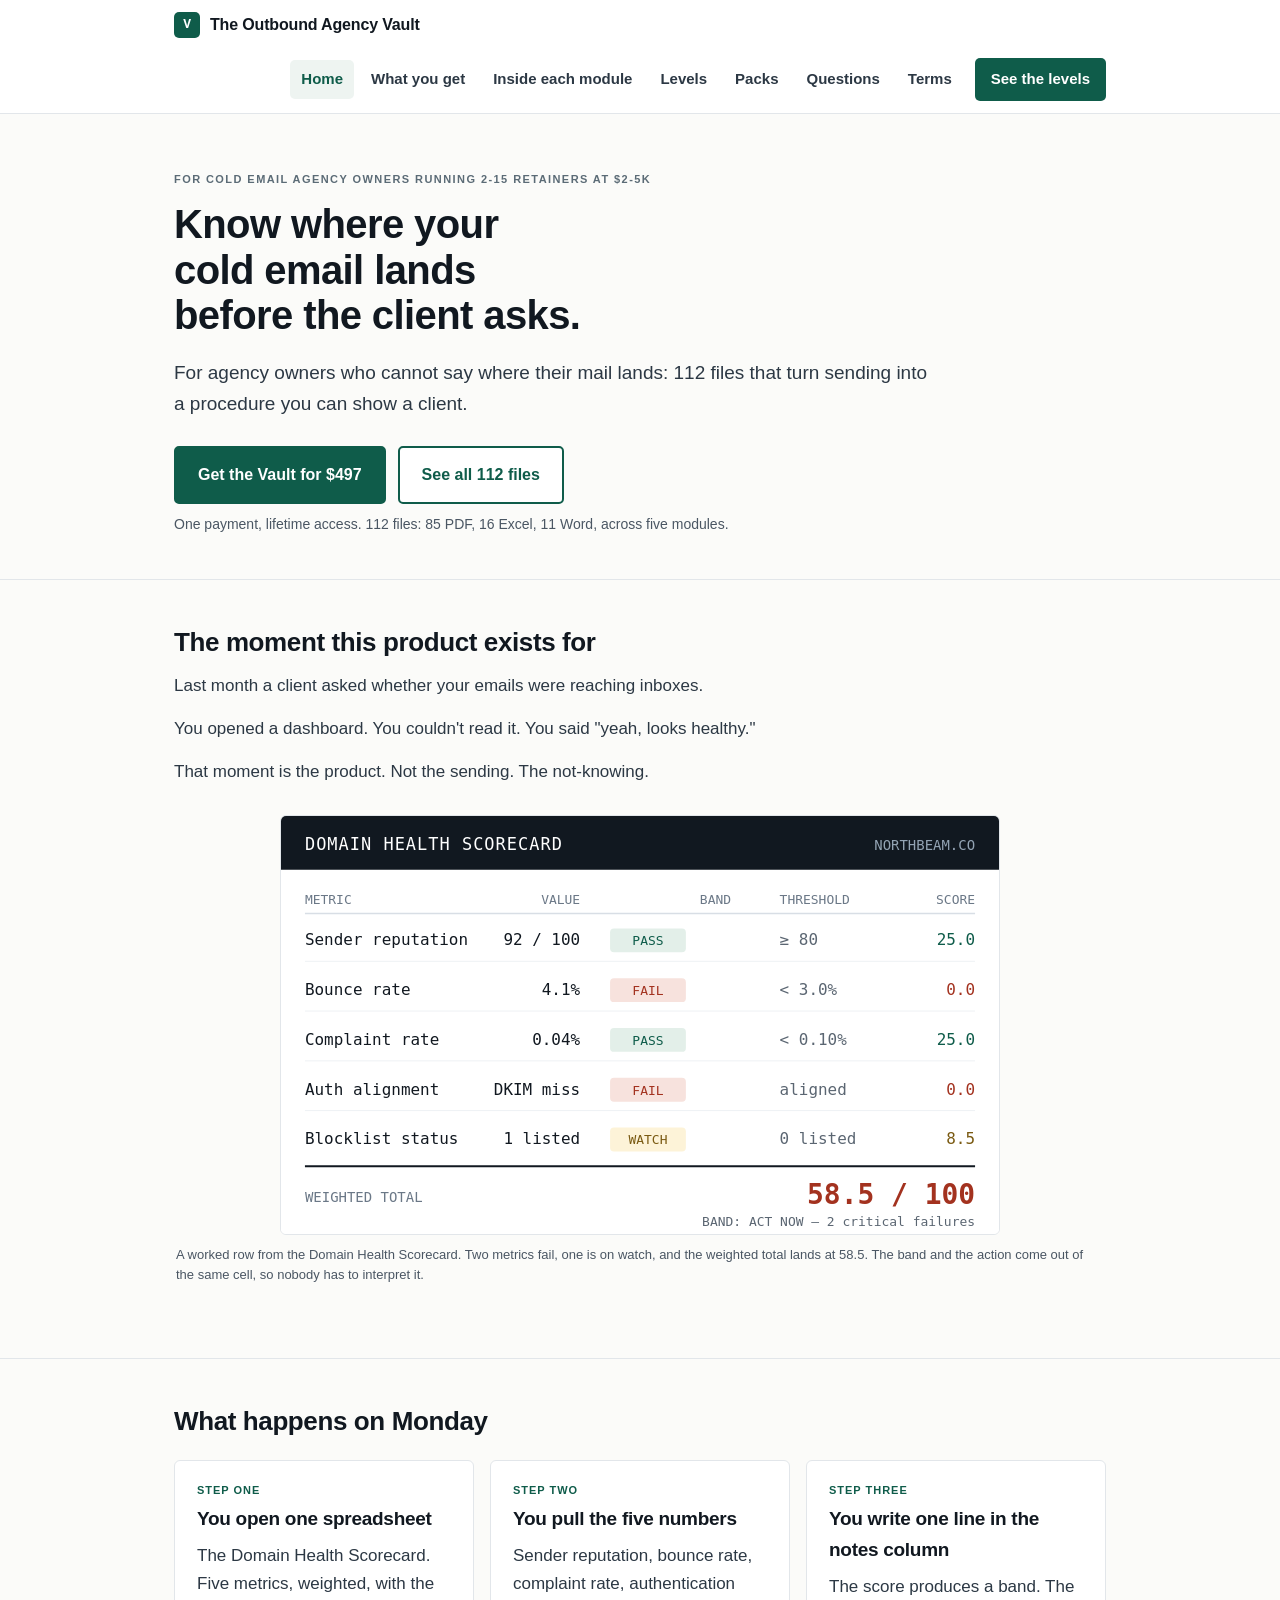
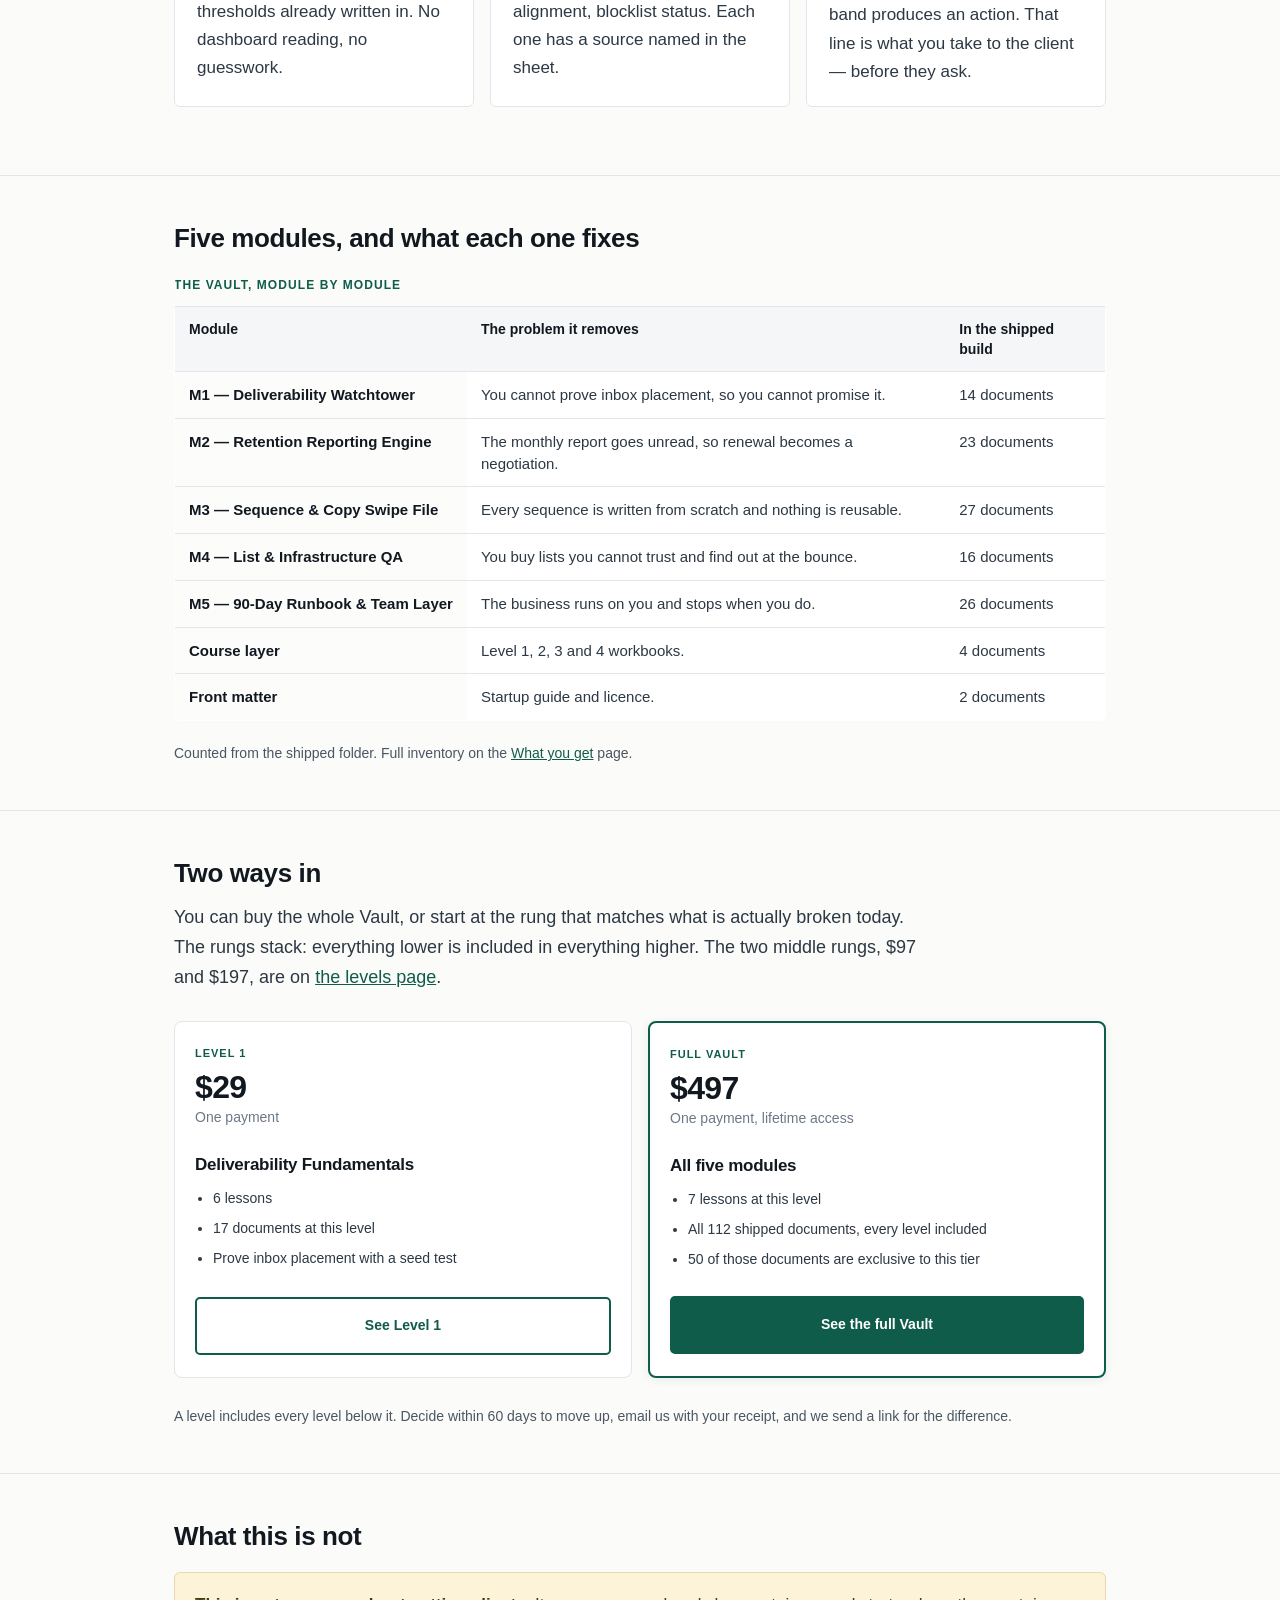
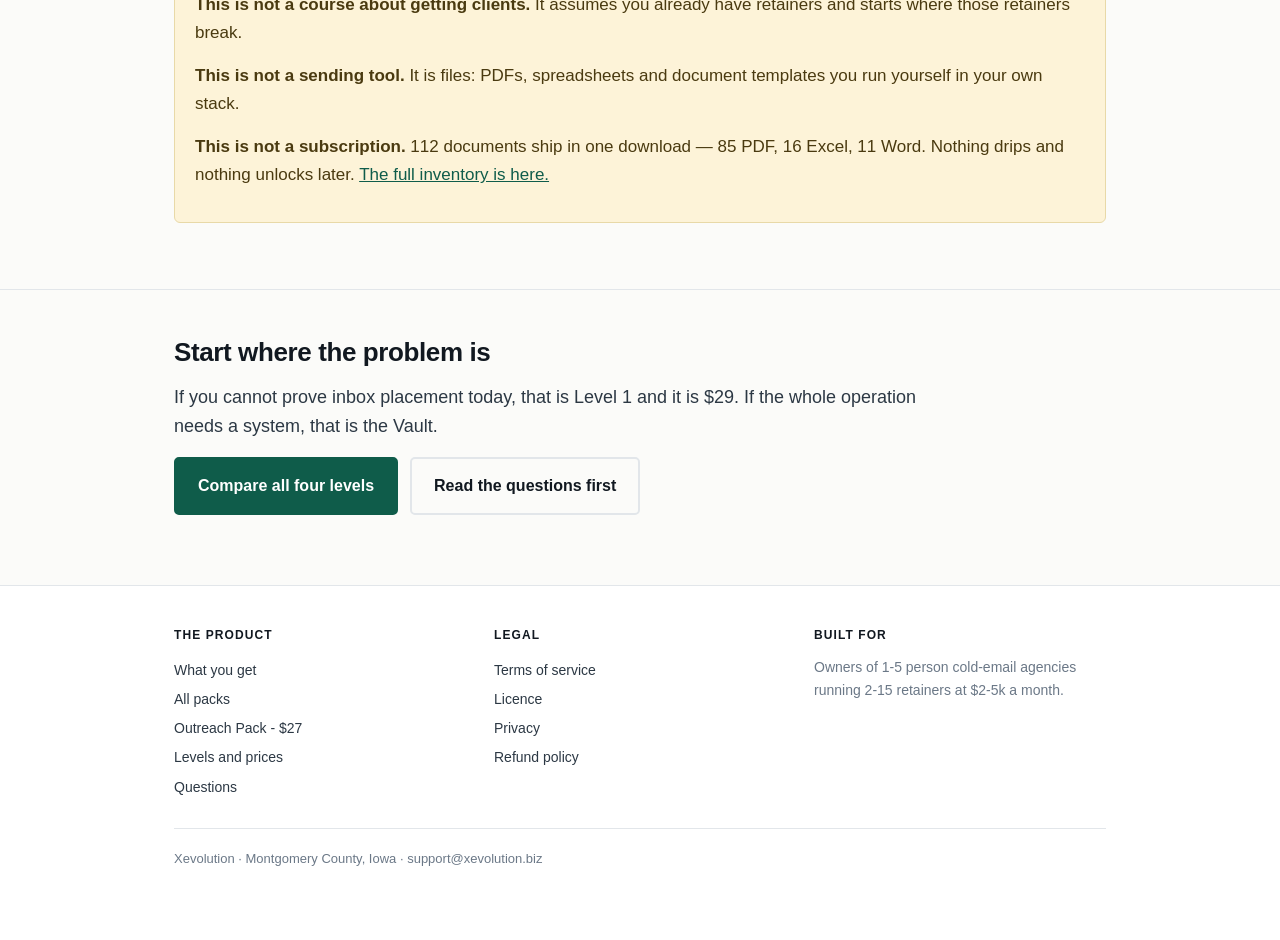
<file: index.html>
<!DOCTYPE html>
<html lang="en">
<head>
<meta charset="utf-8">
<meta name="viewport" content="width=device-width,initial-scale=1">
<title>The Outbound Agency Vault — deliverability, reporting and retention for cold-email agencies</title>
<meta name="description" content="Five modules for owners of 2-15 retainer cold-email agencies. Know which client domains are failing before the client asks.">
<link rel="stylesheet" href="assets/site.css">
</head>
<body>


<header class="site-header">
  <div class="bar">
    <a class="brand" href="index.html"><span class="mark">V</span> The Outbound Agency Vault</a>
    <nav class="site-nav" aria-label="Main">
      <a href="index.html" aria-current="page">Home</a>
      <a href="what-you-get.html">What you get</a>
        <a href="modules.html">Inside each module</a>
      <a href="levels.html">Levels</a>
      <a href="/xevolution-pages/packs">Packs</a>
      <a href="faq.html">Questions</a>
      <a href="terms.html">Terms</a>
      <a class="nav-cta" href="levels.html">See the levels</a>
    </nav>
  </div>
</header>

<main>

<div class="hero">
  <div class="wrap">
    <p class="eyebrow">For cold email agency owners running 2-15 retainers at $2-5k</p>
    <h1>Know where your cold email lands before the client asks.</h1>
    <p class="sub">For agency owners who cannot say where their mail lands: 112 files that turn sending into a procedure you can show a client.</p>
    <div class="hero-actions">
      <a class="btn" href="levels.html">Get the Vault for $497</a>
      <a class="btn secondary" href="what-you-get.html">See all 112 files</a>
    </div>
    <p class="btn-note">One payment, lifetime access. 112 files: 85 PDF, 16 Excel, 11 Word, across five modules.</p>
  </div>
</div>

<section>
  <div class="wrap">
    <h2>The moment this product exists for</h2>
    <p>Last month a client asked whether your emails were reaching inboxes.</p>
    <p>You opened a dashboard. You couldn't read it. You said "yeah, looks healthy."</p>
    <p>That moment is the product. Not the sending. The not-knowing.</p>

    <figure>
      <img src="assets/scorecard-preview.svg" alt="Domain Health Scorecard worked example: five weighted metrics, two failing, one on watch, weighted total 58.5 out of 100" width="720" height="420">
      <figcaption>A worked row from the Domain Health Scorecard. Two metrics fail, one is on watch, and the weighted total lands at 58.5. The band and the action come out of the same cell, so nobody has to interpret it.</figcaption>
    </figure>
  </div>
</section>

<section>
  <div class="wrap">
    <h2>What happens on Monday</h2>
    <div class="cards">
      <div class="card">
        <p class="when">Step one</p>
        <h3>You open one spreadsheet</h3>
        <p>The Domain Health Scorecard. Five metrics, weighted, with the thresholds already written in. No dashboard reading, no guesswork.</p>
      </div>
      <div class="card">
        <p class="when">Step two</p>
        <h3>You pull the five numbers</h3>
        <p>Sender reputation, bounce rate, complaint rate, authentication alignment, blocklist status. Each one has a source named in the sheet.</p>
      </div>
      <div class="card">
        <p class="when">Step three</p>
        <h3>You write one line in the notes column</h3>
        <p>The score produces a band. The band produces an action. That line is what you take to the client — before they ask.</p>
      </div>
    </div>
  </div>
</section>

<section>
  <div class="wrap">
    <h2>Five modules, and what each one fixes</h2>
    <div class="table-wrap">
      <table class="data">
        <caption>The Vault, module by module</caption>
        <thead>
          <tr><th scope="col">Module</th><th scope="col">The problem it removes</th><th scope="col">In the shipped build</th></tr>
        </thead>
        <tbody>
          <tr><th scope="row">M1 — Deliverability Watchtower</th><td>You cannot prove inbox placement, so you cannot promise it.</td><td>14 documents</td></tr>
          <tr><th scope="row">M2 — Retention Reporting Engine</th><td>The monthly report goes unread, so renewal becomes a negotiation.</td><td>23 documents</td></tr>
          <tr><th scope="row">M3 — Sequence &amp; Copy Swipe File</th><td>Every sequence is written from scratch and nothing is reusable.</td><td>27 documents</td></tr>
          <tr><th scope="row">M4 — List &amp; Infrastructure QA</th><td>You buy lists you cannot trust and find out at the bounce.</td><td>16 documents</td></tr>
          <tr><th scope="row">M5 — 90-Day Runbook &amp; Team Layer</th><td>The business runs on you and stops when you do.</td><td>26 documents</td></tr>
          <tr><th scope="row">Course layer</th><td>Level 1, 2, 3 and 4 workbooks.</td><td>4 documents</td></tr>
          <tr><th scope="row">Front matter</th><td>Startup guide and licence.</td><td>2 documents</td></tr>
        </tbody>
      </table>
    </div>
    <p class="btn-note">Counted from the shipped folder. Full inventory on the <a href="what-you-get.html">What you get</a> page.</p>
  </div>
</section>

<section>
  <div class="wrap">
    <h2>Two ways in</h2>
    <p class="lede">You can buy the whole Vault, or start at the rung that matches what is actually broken today. The rungs stack: everything lower is included in everything higher. The two middle rungs, $97 and $197, are on <a href="levels.html">the levels page</a>.</p>
    <div class="tiers">
      <div class="tier">
        <p class="tag-top">Level 1</p>
        <p class="price">$29<small>One payment</small></p>
        <h3>Deliverability Fundamentals</h3>
        <ul>
          <li>6 lessons</li>
          <li>17 documents at this level</li>
          <li>Prove inbox placement with a seed test</li>
        </ul>
        <a class="btn secondary" href="levels.html">See Level 1</a>
      </div>
      <div class="tier featured">
        <p class="tag-top">Full Vault</p>
        <p class="price">$497<small>One payment, lifetime access</small></p>
        <h3>All five modules</h3>
        <ul>
          <li>7 lessons at this level</li>
          <li>All 112 shipped documents, every level included</li>
          <li>50 of those documents are exclusive to this tier</li>
        </ul>
        <a class="btn" href="levels.html">See the full Vault</a>
      </div>
    </div>
    <p class="btn-note">A level includes every level below it. Decide within 60 days to move up, email us with your receipt, and we send a link for the difference.</p>
  </div>
</section>

<section>
  <div class="wrap">
    <h2>What this is not</h2>
    <div class="disclosure">
      <p><strong>This is not a course about getting clients.</strong> It assumes you already have retainers and starts where those retainers break.</p>
      <p><strong>This is not a sending tool.</strong> It is files: PDFs, spreadsheets and document templates you run yourself in your own stack.</p>
      <p><strong>This is not a subscription.</strong> 112 documents ship in one download — 85 PDF, 16 Excel, 11 Word. Nothing drips and nothing unlocks later. <a href="what-you-get.html">The full inventory is here.</a></p>
    </div>
  </div>
</section>

<section class="last">
  <div class="wrap">
    <h2>Start where the problem is</h2>
    <p class="lede">If you cannot prove inbox placement today, that is Level 1 and it is $29. If the whole operation needs a system, that is the Vault.</p>
    <div class="hero-actions">
      <a class="btn" href="levels.html">Compare all four levels</a>
      <a class="btn ghost" href="faq.html">Read the questions first</a>
    </div>
  </div>
</section>

</main>

<footer class="site-footer">
  <div class="wrap">
    <div class="footer-grid">
      <div>
        <h4>The product</h4>
        <a href="what-you-get.html">What you get</a>
        <a href="/xevolution-pages/packs">All packs</a>
        <a href="/xevolution-pages/packs/outreach">Outreach Pack - $27</a>
        <a href="levels.html">Levels and prices</a>
        <a href="faq.html">Questions</a>
      </div>
      <div>
        <h4>Legal</h4>
        <a href="terms.html">Terms of service</a>
        <a href="licence.html">Licence</a>
        <a href="privacy.html">Privacy</a>
        <a href="terms.html#4-refunds-and-the-guarantee">Refund policy</a>
      </div>
      <div>
        <h4>Built for</h4>
        <p style="margin:0;font-size:14px">Owners of 1-5 person cold-email agencies running 2-15 retainers at $2-5k a month.</p>
      </div>
    </div>
    <div class="footer-legal">
      <p>Xevolution · Montgomery County, Iowa · support@xevolution.biz</p>
    </div>
  </div>
</footer>

</body>
</html>
</file>
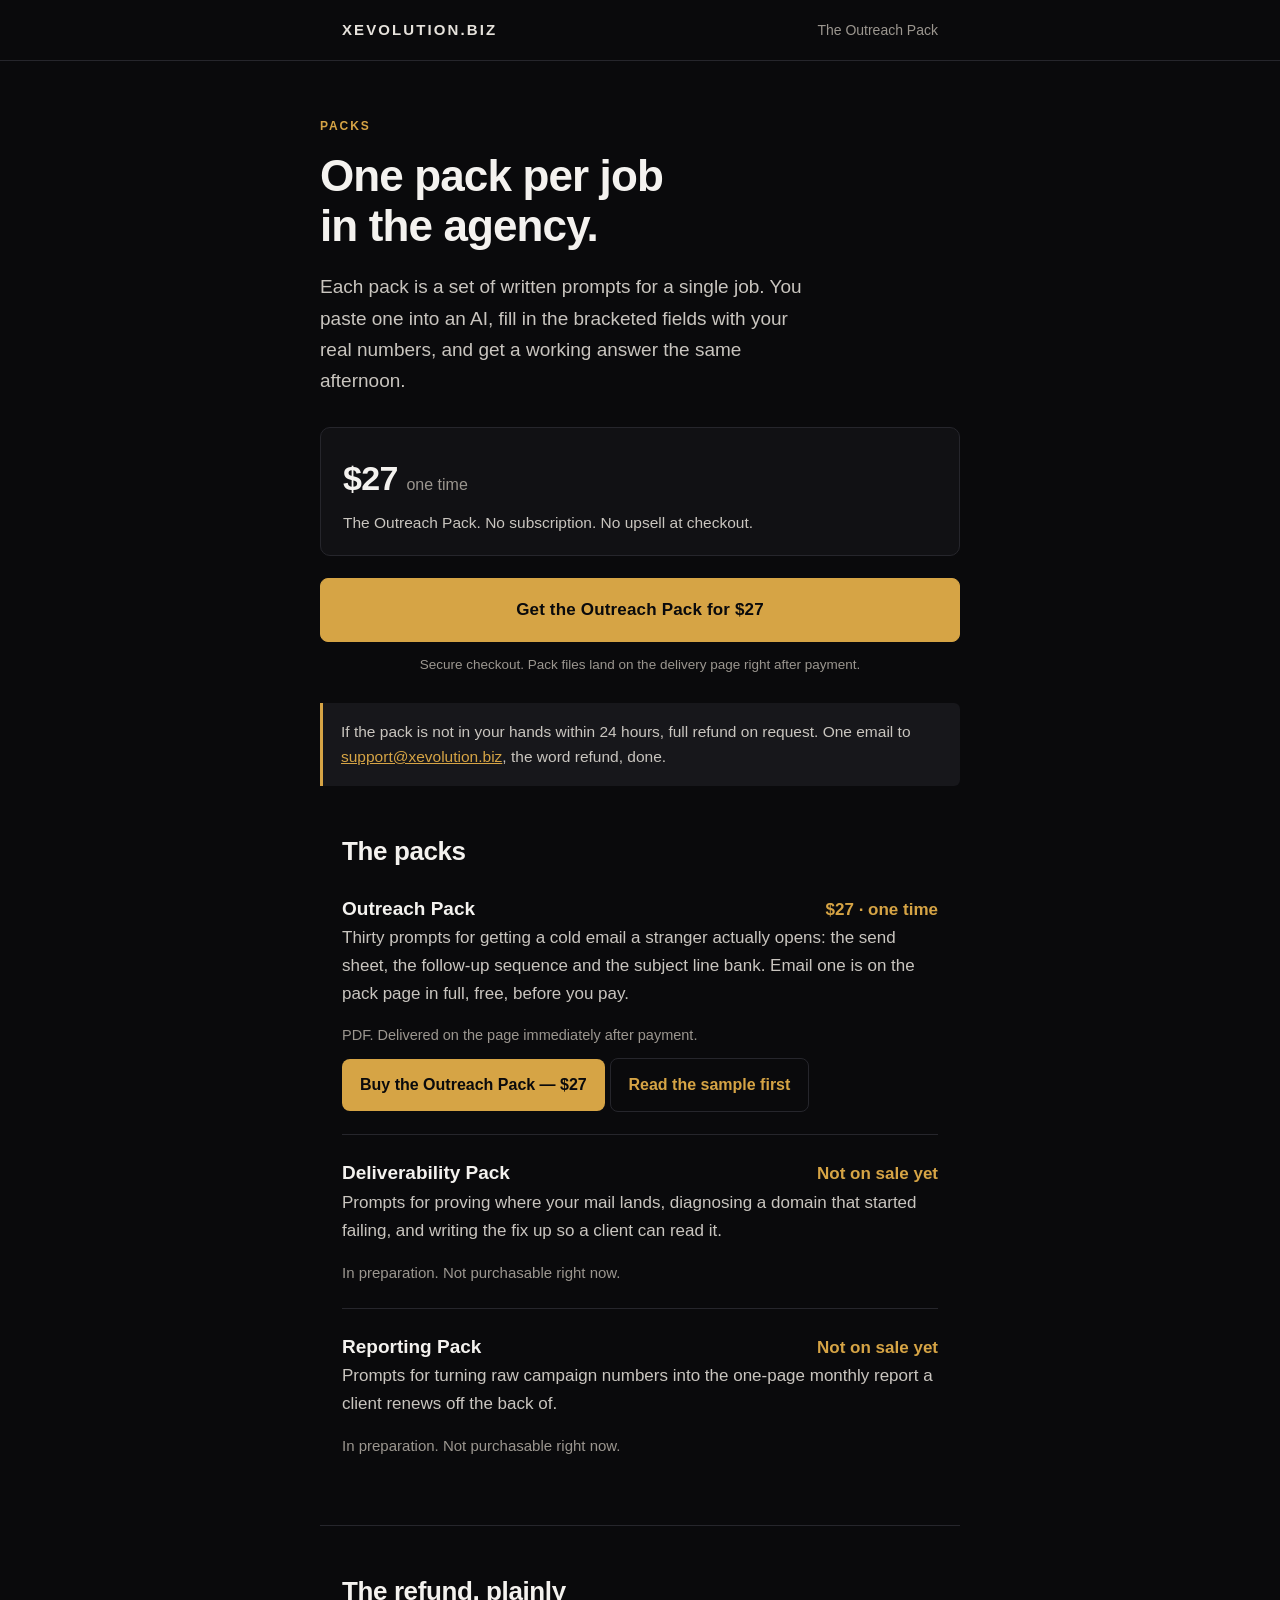
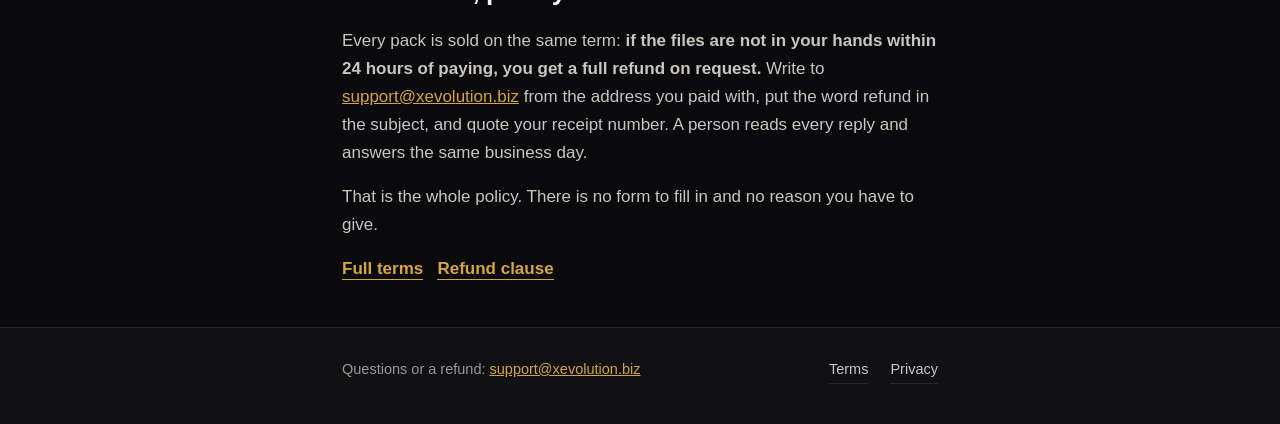
<file: packs/index.html>
<!DOCTYPE html>
<html lang="en">
<head>
<meta charset="utf-8">
<meta name="viewport" content="width=device-width, initial-scale=1">
<title>Packs: Cold-Email Prompt Packs for Agency Owners</title>
<meta name="description" content="Prompt packs for cold-email agency owners. The Outreach Pack is $27: 30 prompts, the follow-up sequence and the subject line bank. If it is not in your hands within 24 hours, full refund on request.">
<style>
:root{
  --bg:#0a0a0c;
  --bg-2:#111114;
  --bg-3:#17171b;
  --ink:#f4f2ef;
  --ink-soft:#c9c5bf;
  --ink-dim:#9b968f;
  --amber:#d6a445;
  --amber-ink:#0a0a0c;
  --rule:#26262c;
  --max:640px;
}
*{box-sizing:border-box}
html{-webkit-text-size-adjust:100%}
body{
  margin:0;
  background:var(--bg);
  color:var(--ink);
  font-family:-apple-system,BlinkMacSystemFont,"Segoe UI",Roboto,Helvetica,Arial,sans-serif;
  font-size:17px;
  line-height:1.65;
  -webkit-font-smoothing:antialiased;
}
a{color:var(--amber)}
a:focus-visible,button:focus-visible{outline:3px solid var(--amber);outline-offset:3px;border-radius:2px}
.wrap{max-width:var(--max);margin:0 auto;padding:0 22px}
header.topbar{border-bottom:1px solid var(--rule);background:var(--bg)}
.topbar-in{max-width:var(--max);margin:0 auto;padding:16px 22px;display:flex;align-items:center;justify-content:space-between;gap:16px}
.brand{font-size:15px;letter-spacing:.14em;text-transform:uppercase;color:#e6e2dc;font-weight:600;text-decoration:none}
.brand:hover{color:var(--accent, #f5e7c6)}
.eyebrow{
  font-size:12px;letter-spacing:.16em;text-transform:uppercase;color:var(--amber);
  margin:0 0 14px;font-weight:600;
}
main{display:block}
section{padding:0}
.hero{padding:56px 0 44px}
h1{
  font-size:clamp(30px,7vw,44px);
  line-height:1.14;
  letter-spacing:-.02em;
  margin:0 0 20px;
  font-weight:700;
  max-width:16ch;
}
.sub{
  font-size:clamp(17px,2.4vw,19px);
  color:var(--ink-soft);
  margin:0 0 30px;
  max-width:46ch;
}
.price-block{
  border:1px solid var(--rule);
  background:var(--bg-2);
  border-radius:10px;
  padding:22px 22px 20px;
  margin:0 0 22px;
}
.price{
  font-size:34px;font-weight:700;letter-spacing:-.02em;margin:0 0 4px;color:var(--ink);
}
.price span{font-size:16px;font-weight:500;color:var(--ink-dim);letter-spacing:0}
.price-note{margin:0;color:var(--ink-soft);font-size:15.5px}
.cta{
  display:block;width:100%;text-align:center;text-decoration:none;
  background:var(--amber);color:var(--amber-ink);
  font-size:17px;font-weight:700;letter-spacing:.01em;
  padding:17px 20px;border-radius:8px;min-height:52px;
  border:1px solid var(--amber);
}
.cta:hover{background:#e3b357;border-color:#e3b357}
.cta-sub{text-align:center;color:var(--ink-dim);font-size:13.5px;margin:12px 0 0}
.refund{
  margin:26px 0 0;padding:16px 18px;border-left:3px solid var(--amber);
  background:var(--bg-3);border-radius:0 6px 6px 0;
  color:var(--ink-soft);font-size:15.5px;
}
hr{border:0;border-top:1px solid var(--rule)}
h2{font-size:clamp(22px,4vw,26px);letter-spacing:-.015em;margin:0 0 14px;font-weight:700}
h3{font-size:17px;line-height:1.4;margin:0 0 8px;font-weight:650;color:var(--ink)}
p{margin:0 0 16px;color:var(--ink-soft)}
p:last-child{margin-bottom:0}
.pack-list{list-style:none;padding:0;margin:0}
.pack-list li{
  border-top:1px solid var(--rule);
  padding:22px 0;
}
.pack-list li:first-child{border-top:0;padding-top:6px}
.pack-row{display:flex;align-items:baseline;justify-content:space-between;gap:14px;flex-wrap:wrap}
.pack-name{font-size:19px;font-weight:650;color:var(--ink);margin:0}
.pack-price{font-size:17px;font-weight:600;color:var(--amber);margin:0}
.pack-files{color:var(--ink-dim);font-size:14.5px;margin:6px 0 0}
.pack-soon{color:var(--ink-dim);font-size:15px;margin:10px 0 0}
.linkrow{margin:12px 0 0}
.linkrow a{font-weight:600;text-decoration:none;border-bottom:1px solid var(--amber);padding-bottom:1px}
.pack-link{
  display:inline-block;text-decoration:none;background:var(--amber);color:var(--amber-ink);
  font-size:16px;font-weight:700;padding:13px 18px;border-radius:8px;min-height:48px;margin:10px 0 0;
}
.pack-link:hover{background:#e3b357}
.pack-link.secondary{background:transparent;color:var(--amber);border:1px solid var(--rule)}
.pack-link.secondary:hover{border-color:var(--amber)}
footer.site{border-top:1px solid var(--rule);background:var(--bg-2);padding:30px 0 40px}
footer.site .wrap{display:flex;flex-wrap:wrap;gap:10px 26px;align-items:baseline;justify-content:space-between}
footer.site p{margin:0;font-size:14.5px;color:var(--ink-dim)}
footer.site nav{display:flex;gap:22px;flex-wrap:wrap}
footer.site nav a{font-size:14.5px;color:var(--ink-soft);text-decoration:none;border-bottom:1px solid var(--rule);padding-bottom:1px}
footer.site nav a:hover{color:var(--amber);border-bottom-color:var(--amber)}
@media (max-width:420px){
  .hero{padding-top:40px}
  h1{max-width:none}
  .price{font-size:30px}
  footer.site .wrap{display:block}
  footer.site nav{margin-top:14px}
}
@media (prefers-reduced-motion:no-preference){
  .cta{transition:background-color .15s ease,border-color .15s ease}
}
</style>
</head>
<body>

<header class="topbar">
  <div class="topbar-in">
    <a class="brand" href="https://www.xevolution.biz/">xevolution.biz</a>
    <nav aria-label="Footer">
      <a href="/xevolution-pages/packs/outreach" style="font-size:14px;color:#9b968f;text-decoration:none;">The Outreach Pack</a>
    </nav>
  </div>
</header>

<main>

  <section class="hero wrap" aria-labelledby="headline">
    <p class="eyebrow">Packs</p>
    <h1 id="headline">One pack per job in the agency.</h1>
    <p class="sub">Each pack is a set of written prompts for a single job. You paste one into an AI, fill in the bracketed fields with your real numbers, and get a working answer the same afternoon.</p>

    <div class="price-block">
      <p class="price">$27 <span>one time</span></p>
      <p class="price-note">The Outreach Pack. No subscription. No upsell at checkout.</p>
    </div>

    <a class="cta" href="https://buy.stripe.com/9B6fZj1NddSXgEJ26n5Rm0g" rel="noopener">Get the Outreach Pack for $27</a>
    <p class="cta-sub">Secure checkout. Pack files land on the delivery page right after payment.</p>

    <p class="refund">If the pack is not in your hands within 24 hours, full refund on request. One email to <a href="mailto:support@xevolution.biz">support@xevolution.biz</a>, the word refund, done.</p>
  </section>

  <section class="wrap" aria-labelledby="the-packs" style="padding-bottom:44px">
    <h2 id="the-packs">The packs</h2>
    <ul class="pack-list">

      <li>
        <div class="pack-row">
          <p class="pack-name">Outreach Pack</p>
          <p class="pack-price">$27 &middot; one time</p>
        </div>
        <p>Thirty prompts for getting a cold email a stranger actually opens: the send sheet, the follow-up sequence and the subject line bank. Email one is on the pack page in full, free, before you pay.</p>
        <p class="pack-files">PDF. Delivered on the page immediately after payment.</p>
        <a class="pack-link" href="https://buy.stripe.com/9B6fZj1NddSXgEJ26n5Rm0g" rel="noopener">Buy the Outreach Pack &mdash; $27</a>
        <a class="pack-link secondary" href="/xevolution-pages/packs/outreach">Read the sample first</a>
      </li>

      <li>
        <div class="pack-row">
          <p class="pack-name">Deliverability Pack</p>
          <p class="pack-price">Not on sale yet</p>
        </div>
        <p>Prompts for proving where your mail lands, diagnosing a domain that started failing, and writing the fix up so a client can read it.</p>
        <p class="pack-soon">In preparation. Not purchasable right now.</p>
      </li>

      <li>
        <div class="pack-row">
          <p class="pack-name">Reporting Pack</p>
          <p class="pack-price">Not on sale yet</p>
        </div>
        <p>Prompts for turning raw campaign numbers into the one-page monthly report a client renews off the back of.</p>
        <p class="pack-soon">In preparation. Not purchasable right now.</p>
      </li>

    </ul>
  </section>

  <hr class="wrap" style="max-width:640px">

  <section class="wrap" aria-labelledby="refund-h" style="padding:44px 22px">
    <h2 id="refund-h">The refund, plainly</h2>
    <p>Every pack is sold on the same term: <strong>if the files are not in your hands within 24 hours of paying, you get a full refund on request.</strong> Write to <a href="mailto:support@xevolution.biz">support@xevolution.biz</a> from the address you paid with, put the word refund in the subject, and quote your receipt number. A person reads every reply and answers the same business day.</p>
    <p>That is the whole policy. There is no form to fill in and no reason you have to give.</p>
    <div class="linkrow">
      <a href="/xevolution-pages/terms.html">Full terms</a> &nbsp; <a href="/xevolution-pages/terms.html#4-refunds-and-the-guarantee">Refund clause</a>
    </div>
  </section>

</main>

<footer class="site">
  <div class="wrap">
    <p>Questions or a refund: <a href="mailto:support@xevolution.biz">support@xevolution.biz</a></p>
    <nav aria-label="Legal">
      <a href="/xevolution-pages/terms.html">Terms</a>
      <a href="/xevolution-pages/privacy.html">Privacy</a>
    </nav>
  </div>
</footer>

</body>
</html>
</file>
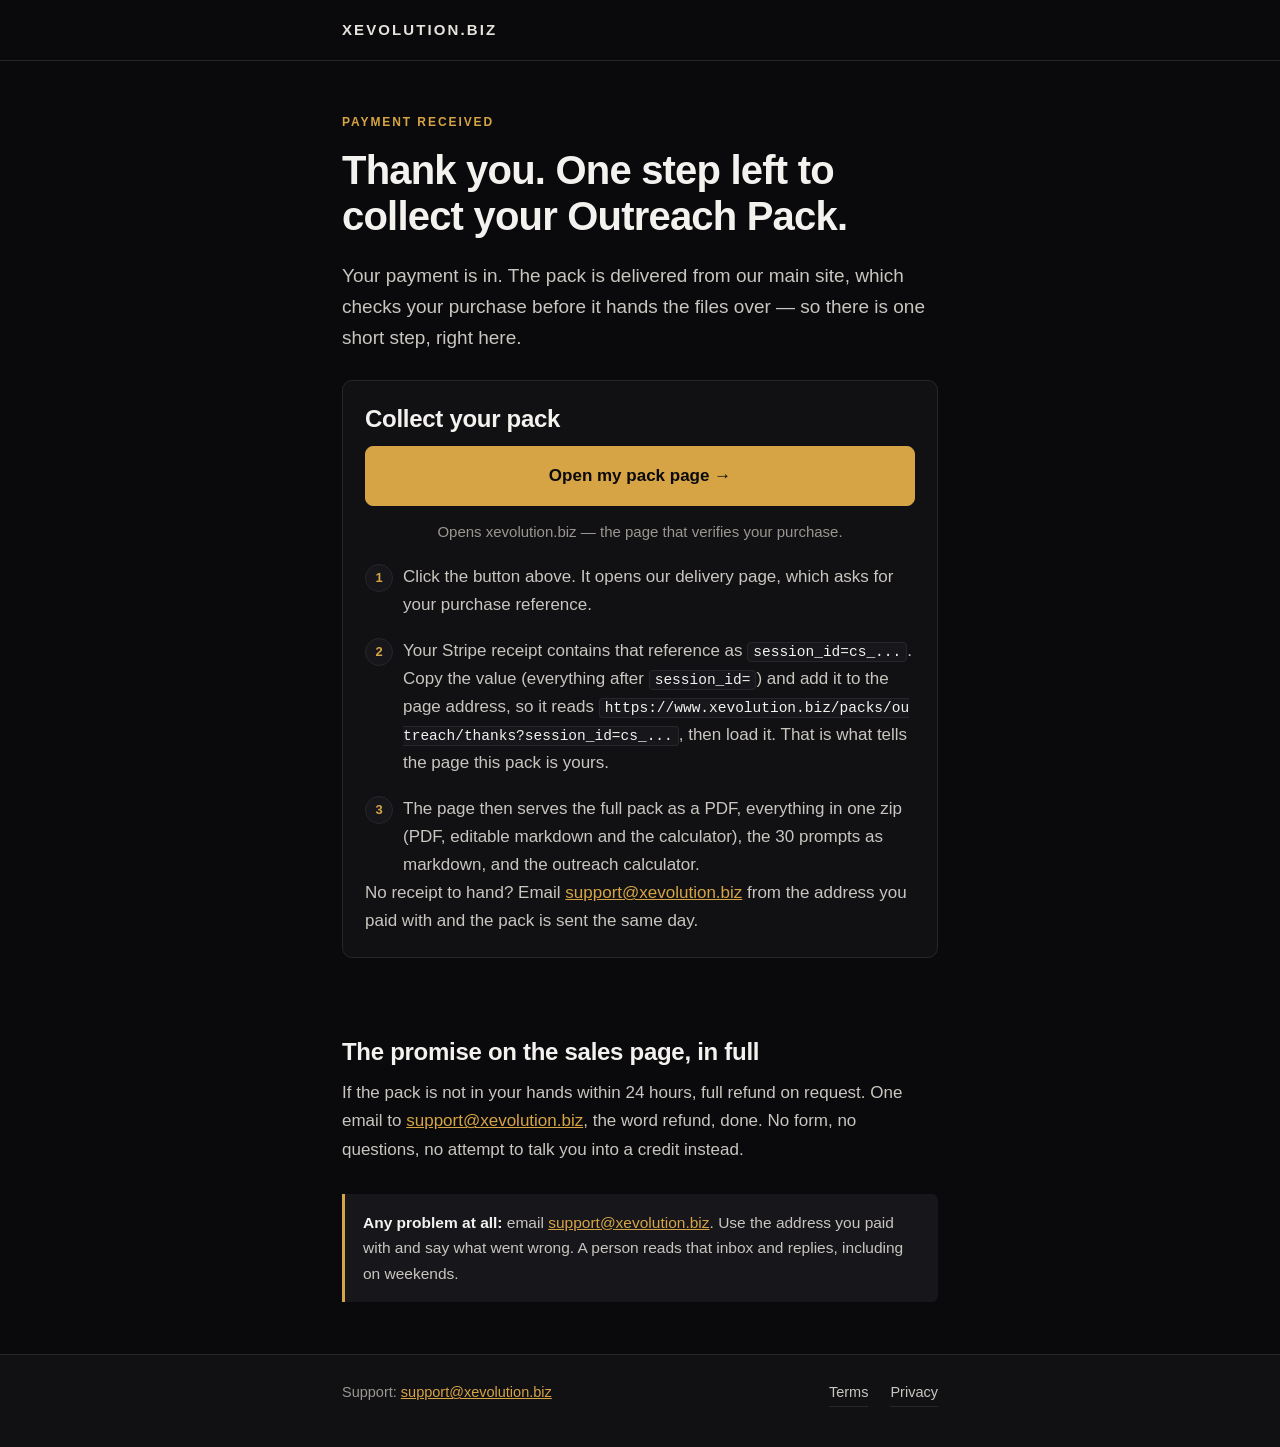
<file: packs/outreach/thanks/index.html>
<!DOCTYPE html>
<html lang="en">
<head>
<meta charset="utf-8">
<meta name="viewport" content="width=device-width, initial-scale=1">
<title>Payment received: finish getting your Outreach Pack</title>
<meta name="robots" content="noindex">
<style>
:root{
  --bg:#0a0a0c;
  --bg-2:#111114;
  --bg-3:#17171b;
  --ink:#f4f2ef;
  --ink-soft:#c9c5bf;
  --ink-dim:#9b968f;
  --amber:#d6a445;
  --amber-ink:#0a0a0c;
  --rule:#26262c;
  --max:640px;
}
*{box-sizing:border-box}
html{-webkit-text-size-adjust:100%}
body{
  margin:0;background:var(--bg);color:var(--ink);
  font-family:-apple-system,BlinkMacSystemFont,"Segoe UI",Roboto,Helvetica,Arial,sans-serif;
  font-size:17px;line-height:1.65;-webkit-font-smoothing:antialiased;
}
a{color:var(--amber)}
a:focus-visible{outline:3px solid var(--amber);outline-offset:3px;border-radius:2px}
.wrap{max-width:var(--max);margin:0 auto;padding:0 22px}
header.topbar{border-bottom:1px solid var(--rule)}
.topbar-in{max-width:var(--max);margin:0 auto;padding:16px 22px}
.brand{font-size:15px;letter-spacing:.14em;text-transform:uppercase;color:#e6e2dc;font-weight:600;text-decoration:none}
main{display:block}
section{padding:52px 0 0}
.eyebrow{font-size:12px;letter-spacing:.16em;text-transform:uppercase;color:var(--amber);margin:0 0 14px;font-weight:600}
h1{font-size:clamp(28px,6.6vw,40px);line-height:1.16;letter-spacing:-.02em;margin:0 0 20px;font-weight:700}
h2{font-size:clamp(20px,4vw,24px);line-height:1.3;letter-spacing:-.012em;margin:0 0 12px;font-weight:700}
p{margin:0 0 16px;color:var(--ink-soft)}
p:last-child{margin-bottom:0}
.lead{font-size:clamp(17px,2.4vw,19px);color:var(--ink-soft)}
.panel{
  border:1px solid var(--rule);background:var(--bg-2);border-radius:10px;
  padding:22px;margin:26px 0;
}
.panel h2{margin-top:0}
.cta{
  display:block;text-decoration:none;text-align:center;
  background:var(--amber);color:var(--amber-ink);
  font-weight:700;font-size:17px;line-height:1.3;
  padding:18px 20px;border-radius:8px;margin:8px 0 14px;
  border:1px solid var(--amber);
}
.cta:hover{filter:brightness(1.06)}
.cta:focus-visible{outline:3px solid var(--ink);outline-offset:3px}
.cta-note{font-size:15px;color:var(--ink-dim);text-align:center;margin:0 0 18px}
.steps{margin:0;padding:0;list-style:none;counter-reset:s}
.steps li{
  counter-increment:s;position:relative;padding-left:38px;margin:0 0 18px;color:var(--ink-soft);
}
.steps li:last-child{margin-bottom:0}
.steps li::before{
  content:counter(s);position:absolute;left:0;top:1px;
  width:26px;height:26px;border-radius:50%;
  background:var(--bg-3);border:1px solid var(--rule);color:var(--amber);
  font-size:13px;font-weight:700;display:flex;align-items:center;justify-content:center;
}
code{
  font-family:ui-monospace,SFMono-Regular,Menlo,Consolas,monospace;
  font-size:14.5px;background:var(--bg-3);border:1px solid var(--rule);
  border-radius:4px;padding:1px 5px;color:var(--ink);
  word-break:break-all;
}
.contact{
  border-left:3px solid var(--amber);background:var(--bg-3);
  border-radius:0 6px 6px 0;padding:16px 18px;margin:30px 0 0;
  color:var(--ink-soft);font-size:15.5px;
}
.contact strong{color:var(--ink)}
footer.site{border-top:1px solid var(--rule);background:var(--bg-2);padding:26px 0 40px;margin-top:52px}
footer.site .wrap{display:flex;flex-wrap:wrap;gap:10px 26px;align-items:baseline;justify-content:space-between}
footer.site p{margin:0;font-size:14.5px;color:var(--ink-dim)}
footer.site nav{display:flex;gap:22px;flex-wrap:wrap}
footer.site nav a{font-size:14.5px;color:var(--ink-soft);text-decoration:none;border-bottom:1px solid var(--rule);padding-bottom:1px}
footer.site nav a:hover{color:var(--amber);border-bottom-color:var(--amber)}
@media (max-width:420px){
  footer.site .wrap{display:block}
  footer.site nav{margin-top:14px}
}
</style>
</head>
<body>

<header class="topbar">
  <div class="topbar-in">
    <a class="brand" href="https://www.xevolution.biz/">xevolution.biz</a>
  </div>
</header>

<main class="wrap">

  <section aria-labelledby="headline">
    <p class="eyebrow">Payment received</p>
    <h1 id="headline">Thank you. One step left to collect your Outreach Pack.</h1>
    <p class="lead">Your payment is in. The pack is delivered from our main site, which checks your
    purchase before it hands the files over — so there is one short step, right here.</p>
  </section>

  <div class="panel">
    <h2>Collect your pack</h2>
    <a class="cta" href="https://www.xevolution.biz/packs/outreach/thanks">Open my pack page &rarr;</a>
    <p class="cta-note">Opens xevolution.biz — the page that verifies your purchase.</p>
    <ol class="steps">
      <li>Click the button above. It opens our delivery page, which asks for your purchase reference.</li>
      <li>Your Stripe receipt contains that reference as <code>session_id=cs_...</code>. Copy the value
      (everything after <code>session_id=</code>) and add it to the page address, so it reads
      <code>https://www.xevolution.biz/packs/outreach/thanks?session_id=cs_...</code>, then load it.
      That is what tells the page this pack is yours.</li>
      <li>The page then serves the full pack as a PDF, everything in one zip (PDF, editable markdown
      and the calculator), the 30 prompts as markdown, and the outreach calculator.</li>
    </ol>
    <p>No receipt to hand? Email <a href="mailto:support@xevolution.biz">support@xevolution.biz</a>
    from the address you paid with and the pack is sent the same day.</p>
  </div>

  <section aria-labelledby="promise">
    <h2 id="promise">The promise on the sales page, in full</h2>
    <p>If the pack is not in your hands within 24 hours, full refund on request. One email to
    <a href="mailto:support@xevolution.biz">support@xevolution.biz</a>, the word refund, done. No
    form, no questions, no attempt to talk you into a credit instead.</p>
  </section>

  <p class="contact"><strong>Any problem at all:</strong> email
  <a href="mailto:support@xevolution.biz">support@xevolution.biz</a>. Use the address you paid with
  and say what went wrong. A person reads that inbox and replies, including on weekends.</p>

</main>

<footer class="site">
  <div class="wrap">
    <p>Support: <a href="mailto:support@xevolution.biz">support@xevolution.biz</a></p>
    <nav aria-label="Legal">
      <a href="/xevolution-pages/terms.html">Terms</a>
      <a href="/xevolution-pages/privacy.html">Privacy</a>
    </nav>
  </div>
</footer>

<!-- xevolution.biz analytics: thanks-page visit counter. A proxy for purchases, not a ledger:
     refreshes and revisits count. Fire-and-forget, no cookie, silent on any failure. -->
<script>
(function(){
  try{
    fetch("https://abacus.jasoncameron.dev/hit/xevolution.biz/outreach-thanks-view",{method:"GET",mode:"cors",keepalive:true,credentials:"omit",cache:"no-store"}).catch(function(){});
  }catch(e){}
})();
</script>
</body>
</html>
</file>
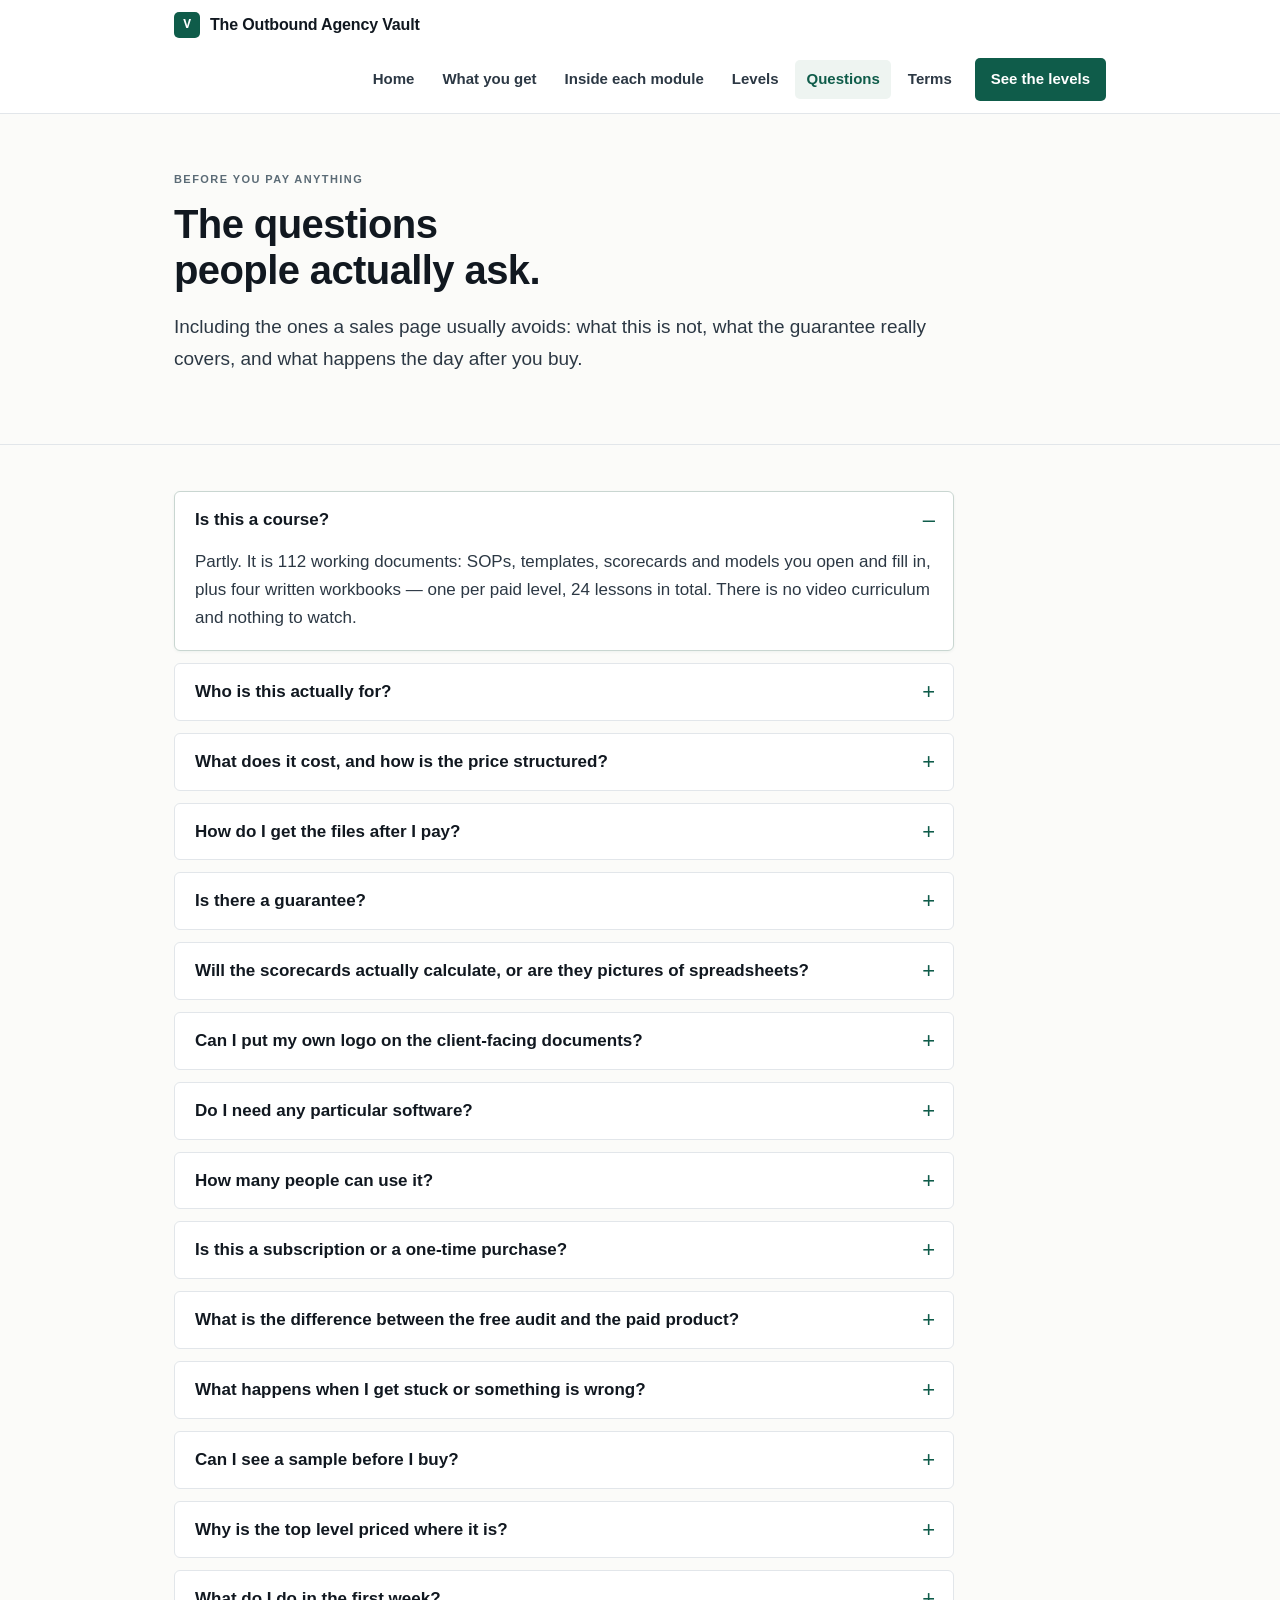
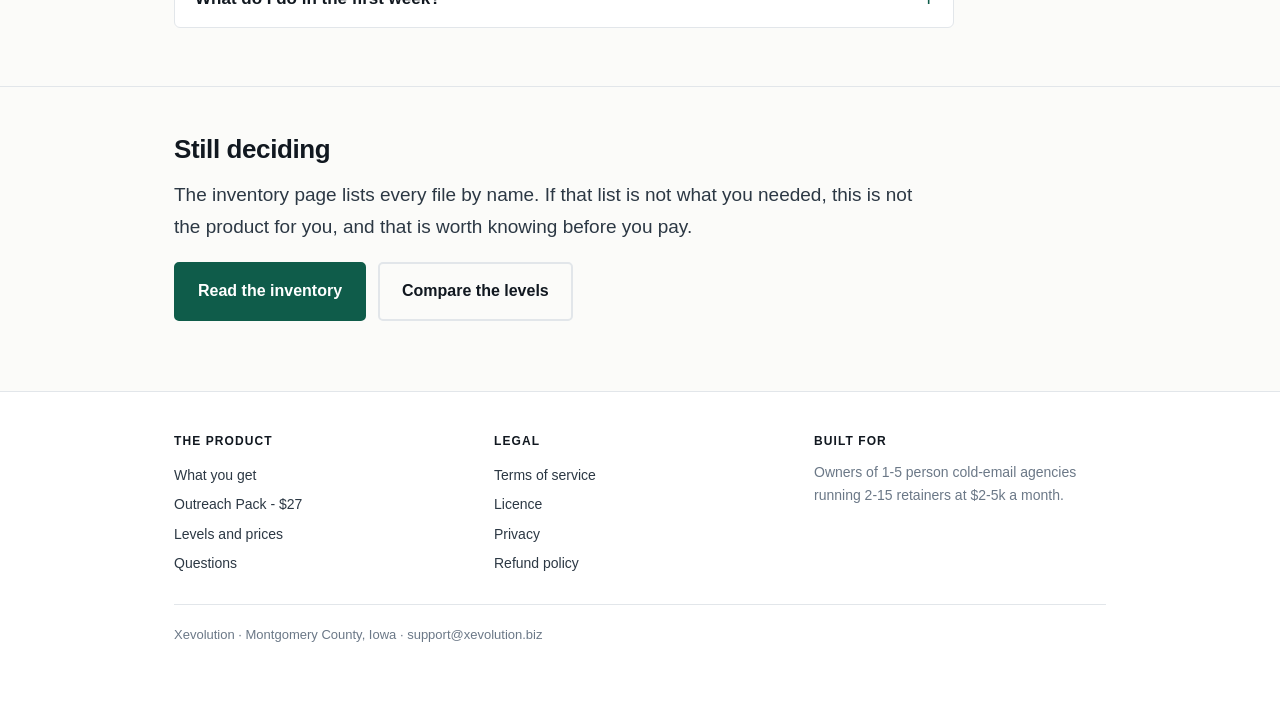
<file: faq.html>
<!DOCTYPE html>
<html lang="en">
<head>
<meta charset="utf-8">
<meta name="viewport" content="width=device-width,initial-scale=1">
<title>Questions — The Outbound Agency Vault</title>
<meta name="description" content="The honest answers: what this is not, what it costs, what happens after you buy, and what the guarantee actually covers.">
<link rel="stylesheet" href="assets/site.css">
</head>
<body>


<header class="site-header">
  <div class="bar">
    <a class="brand" href="index.html"><span class="mark">V</span> The Outbound Agency Vault</a>
    <nav class="site-nav" aria-label="Main">
      <a href="index.html">Home</a>
      <a href="what-you-get.html">What you get</a>
        <a href="modules.html">Inside each module</a>
      <a href="levels.html">Levels</a>
      <a href="faq.html" aria-current="page">Questions</a>
      <a href="terms.html">Terms</a>
      <a class="nav-cta" href="levels.html">See the levels</a>
    </nav>
  </div>
</header>

<main>

<div class="hero">
  <div class="wrap">
    <p class="eyebrow">Before you pay anything</p>
    <h1>The questions people actually ask.</h1>
    <p class="sub">Including the ones a sales page usually avoids: what this is not, what the guarantee really covers, and what happens the day after you buy.</p>
  </div>
</div>

<section>
  <div class="wrap">
    <div class="faq">

      <details open>
        <summary>Is this a course?</summary>
        <div class="answer">
          <p>Partly. It is 112 working documents: SOPs, templates, scorecards and models you open and fill in, plus four written workbooks — one per paid level, 24 lessons in total. There is no video curriculum and nothing to watch.</p>
        </div>
      </details>

      <details>
        <summary>Who is this actually for?</summary>
        <div class="answer">
          <p>Owners of cold-email agencies with one to five people, running roughly two to fifteen retainers at $2,000 to $5,000 a month. You already send. The problem is not knowing how to send; it is that nothing is written down, deliverability is handled by memory, and reporting is improvised the day before the client calls.</p>
          <p>It is not for someone who has never sent a cold email. There is no step-by-step teaching of the business here.</p>
        </div>
      </details>

      <details>
        <summary>What does it cost, and how is the price structured?</summary>
        <div class="answer">
          <p>There are four levels, from $29 to $497. Each level is a one-time payment, not a subscription. The full comparison is on the <a href="levels.html">levels page</a>.</p>
          <p>Each level ships a defined slice, and the slices stack. Level 1 is 17 documents, Level 2 is 45 in total, Level 3 is 62 in total, and Level 4 is the complete 112. Only the $497 level carries the whole inventory on the <a href="what-you-get.html">inventory page</a>; the three below it carry their own slice plus everything under them.</p>
        </div>
      </details>

      <details>
        <summary>How do I get the files after I pay?</summary>
        <div class="answer">
          <p>Immediately, as a download. There is no drip schedule, no module that unlocks in week three, and no waiting for content to be recorded. Every file listed in your level is available the moment the payment clears.</p>
        </div>
      </details>

      <details>
        <summary>Is there a guarantee?</summary>
        <div class="answer">
          <p>There is a 30-day refund window, and the exact wording is in section 4 of the <a href="terms.html#4-refunds-and-the-guarantee">terms of service</a>. Read it before you buy. It covers the standard case: you bought, you opened it, and it was not what this page described.</p>
          <p>It does not cover results. Nothing here guarantees a client, a meeting or a retainer, and the terms say so in plain language.</p>
        </div>
      </details>

      <details>
        <summary>Will the scorecards actually calculate, or are they pictures of spreadsheets?</summary>
        <div class="answer">
          <p>They calculate. The 16 Excel workbooks carry live formulas. The Domain Health Scorecard, for example, takes five weighted metrics, applies thresholds in the sheet, and outputs a band and an action in the same row. You put the numbers in; the sheet gives you the answer.</p>
        </div>
      </details>

      <details>
        <summary>Can I put my own logo on the client-facing documents?</summary>
        <div class="answer">
          <p>Yes. The 11 Word templates are editable, and the licence permits you to brand them as your own for use with your clients. You cannot resell the files themselves as a product. The <a href="licence.html">licence page</a> states exactly where that line sits.</p>
        </div>
      </details>

      <details>
        <summary>Do I need any particular software?</summary>
        <div class="answer">
          <p>A PDF reader, a spreadsheet application that opens .xlsx files (Excel, Google Sheets or LibreOffice), and a word processor that opens .docx files. Nothing else. No account, no login, no proprietary platform.</p>
        </div>
      </details>

      <details>
        <summary>How many people can use it?</summary>
        <div class="answer">
          <p>The licence covers one agency, with no limit on how many people inside that agency open the files. It is not per-person. The <a href="licence.html">licence page</a> sets out what is and is not allowed.</p>
        </div>
      </details>

      <details>
        <summary>Is this a subscription or a one-time purchase?</summary>
        <div class="answer">
          <p>One-time. You buy once and the files are yours to keep. Future revisions are delivered to buyers at no additional charge, and the delivery date for those revisions is stated on the <a href="what-you-get.html">inventory page</a>.</p>
        </div>
      </details>

      <details>
        <summary>What is the difference between the free audit and the paid product?</summary>
        <div class="answer">
          <p>The free 20-Minute Deliverability Audit is one document: a short checklist you run against a single domain. The paid product is the full system the audit belongs to, with the scorecards, reporting engine, sequences, QA gates and runbook that keep it running across clients and months.</p>
        </div>
      </details>

      <details>
        <summary>What happens when I get stuck or something is wrong?</summary>
        <div class="answer">
          <p>Write to support@xevolution.biz and a person reads it. There is no ticket queue hidden behind a chatbot. Support covers access, files and licensing. It does not include consulting on your agency.</p>
        </div>
      </details>

      <details>
        <summary>Can I see a sample before I buy?</summary>
        <div class="answer">
          <p>Yes. The free 20-Minute Deliverability Audit is a real document from the same folder the paid files come from. Run it on one of your domains first. That is the honest way to judge whether the rest is written the way you work.</p>
        </div>
      </details>

      <details>
        <summary>Why is the top level priced where it is?</summary>
        <div class="answer">
          <p>Because it is not a file bundle at that point. The upper levels carry the full inventory plus the retention reporting engine, the 90-day runbook and the team layer. The exact contents of every level are listed on the <a href="levels.html">levels page</a> so you can compare before deciding.</p>
        </div>
      </details>

      <details>
        <summary>What do I do in the first week?</summary>
        <div class="answer">
          <p>Open the Startup Guide. It gives you an order of operations rather than a table of contents. The short version: run the free audit on your own domain, put the Domain Health Scorecard in place for your biggest client, then build the first monthly report from the Retention Reporting Engine. That is the first week, not the first month.</p>
        </div>
      </details>

    </div>
  </div>
</section>

<section class="last">
  <div class="wrap">
    <h2>Still deciding</h2>
    <p class="sub" style="margin-bottom:20px">The inventory page lists every file by name. If that list is not what you needed, this is not the product for you, and that is worth knowing before you pay.</p>
    <div class="hero-actions">
      <a class="btn" href="what-you-get.html">Read the inventory</a>
      <a class="btn ghost" href="levels.html">Compare the levels</a>
    </div>
  </div>
</section>

</main>

<footer class="site-footer">
  <div class="wrap">
    <div class="footer-grid">
      <div>
        <h4>The product</h4>
        <a href="what-you-get.html">What you get</a>
        <a href="/xevolution-pages/packs/outreach">Outreach Pack - $27</a>
        <a href="levels.html">Levels and prices</a>
        <a href="faq.html">Questions</a>
      </div>
      <div>
        <h4>Legal</h4>
        <a href="terms.html">Terms of service</a>
        <a href="licence.html">Licence</a>
        <a href="privacy.html">Privacy</a>
        <a href="terms.html#4-refunds-and-the-guarantee">Refund policy</a>
      </div>
      <div>
        <h4>Built for</h4>
        <p style="margin:0;font-size:14px">Owners of 1-5 person cold-email agencies running 2-15 retainers at $2-5k a month.</p>
      </div>
    </div>
    <div class="footer-legal">
      <p>Xevolution · Montgomery County, Iowa · support@xevolution.biz</p>
    </div>
  </div>
</footer>

</body>
</html>
</file>
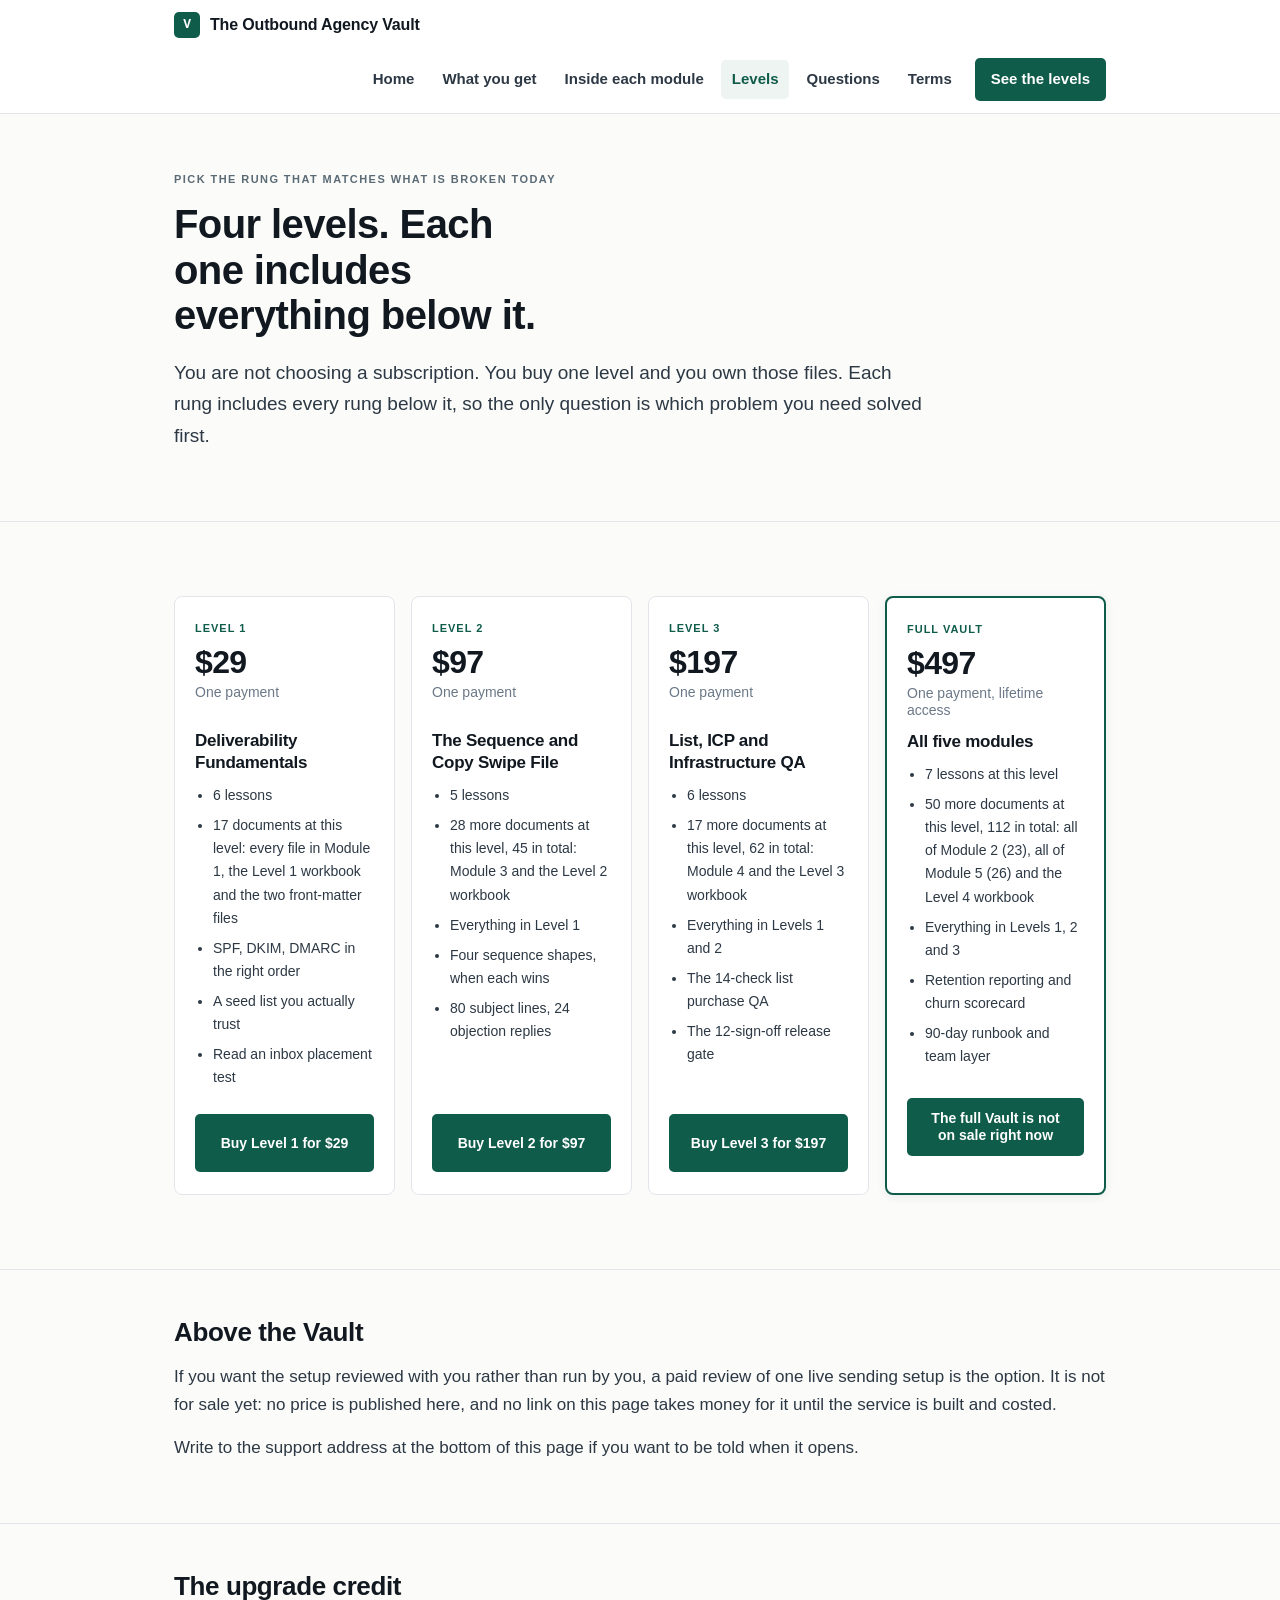
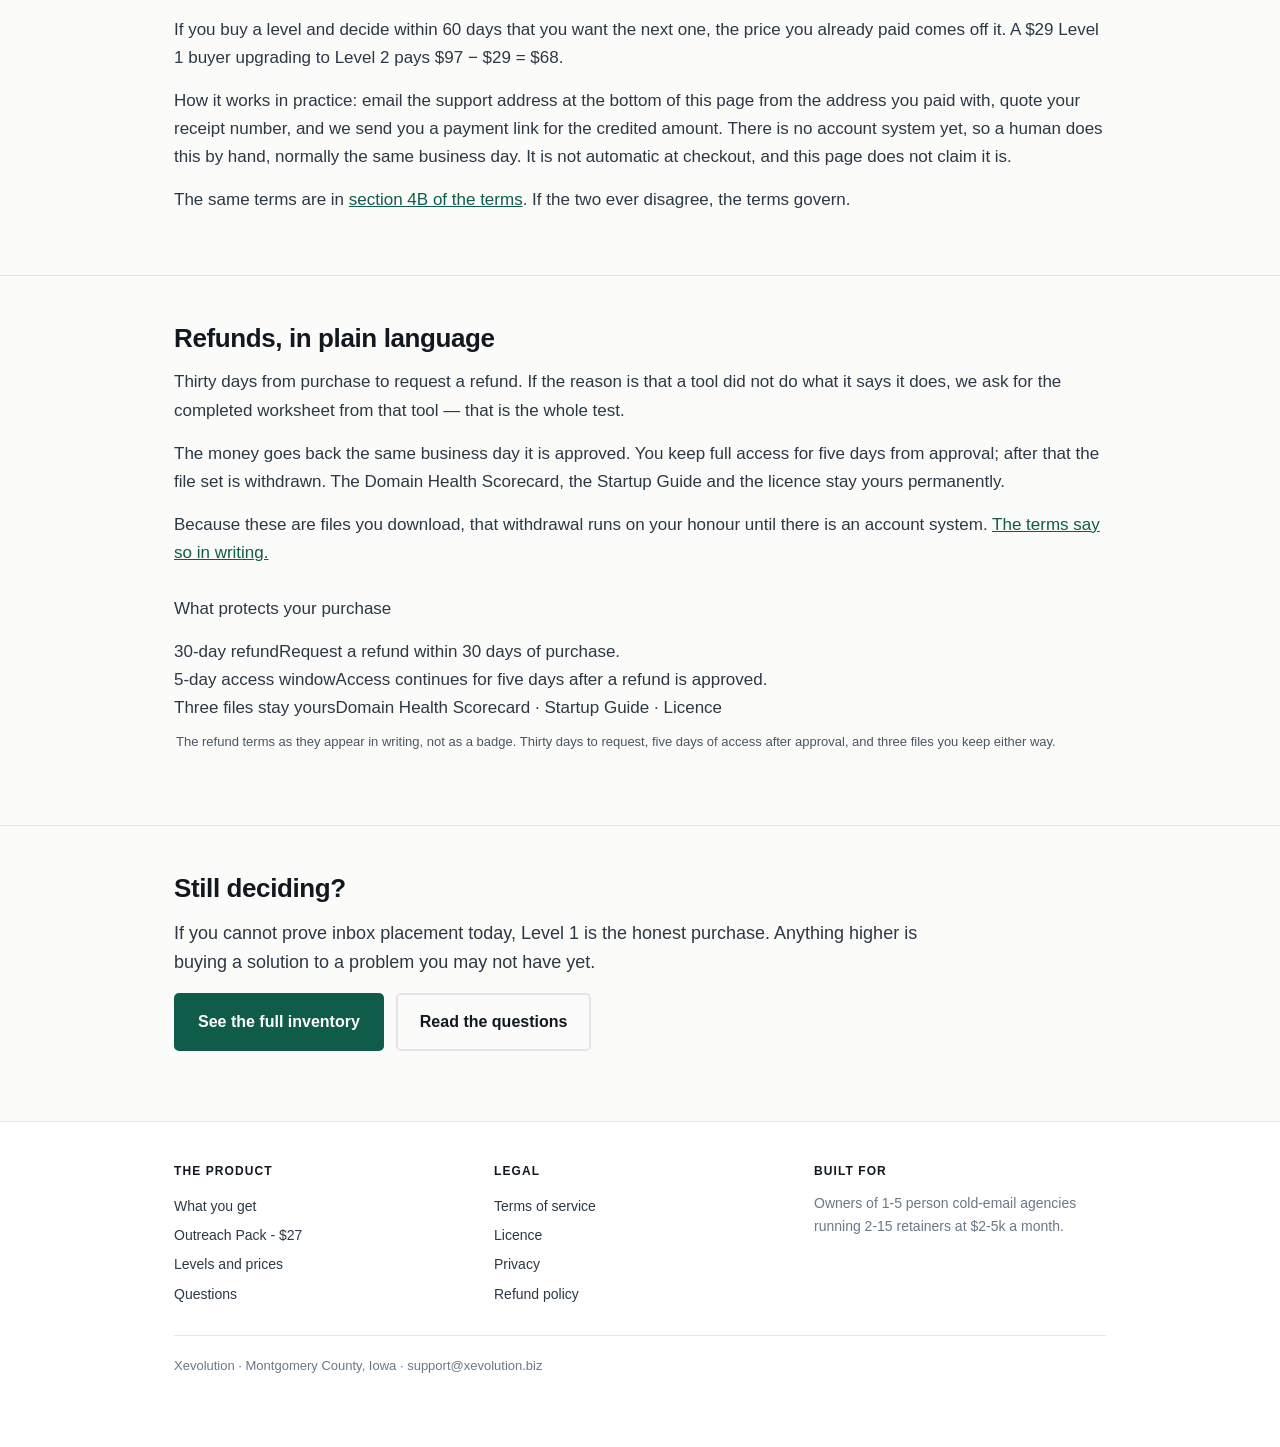
<file: levels.html>
<!DOCTYPE html>
<html lang="en">
<head>
<meta charset="utf-8">
<meta name="viewport" content="width=device-width,initial-scale=1">
<title>Levels and prices — The Outbound Agency Vault</title>
<meta name="description" content="Three levels on sale now: $29, $97 and $197. Each one stacks on the level below it. Prices and contents read from the shipped product.">
<link rel="stylesheet" href="assets/site.css">
</head>
<body>


<header class="site-header">
  <div class="bar">
    <a class="brand" href="index.html"><span class="mark">V</span> The Outbound Agency Vault</a>
    <nav class="site-nav" aria-label="Main">
      <a href="index.html">Home</a>
      <a href="what-you-get.html">What you get</a>
        <a href="modules.html">Inside each module</a>
      <a href="levels.html" aria-current="page">Levels</a>
      <a href="faq.html">Questions</a>
      <a href="terms.html">Terms</a>
      <a class="nav-cta" href="levels.html">See the levels</a>
    </nav>
  </div>
</header>

<main>

<div class="hero">
  <div class="wrap">
    <p class="eyebrow">Pick the rung that matches what is broken today</p>
    <h1>Four levels. Each one includes everything below it.</h1>
    <p class="sub">You are not choosing a subscription. You buy one level and you own those files. Each rung includes every rung below it, so the only question is which problem you need solved first.</p>
  </div>
</div>

<section>
  <div class="wrap">
    <div class="tiers">

      <div class="tier">
        <p class="tag-top">Level 1</p>
        <p class="price">$29<small>One payment</small></p>
        <h3>Deliverability Fundamentals</h3>
        <ul>
          <li>6 lessons</li>
          <li>17 documents at this level: every file in Module 1, the Level 1 workbook and the two front-matter files</li>
          <li>SPF, DKIM, DMARC in the right order</li>
          <li>A seed list you actually trust</li>
          <li>Read an inbox placement test</li>
        </ul>
        <a class="btn" href="https://buy.stripe.com/6oUcN7ezZ9CH3RXdP55Rm03">Buy Level 1 for $29</a>
      </div>

      <div class="tier">
        <p class="tag-top">Level 2</p>
        <p class="price">$97<small>One payment</small></p>
        <h3>The Sequence and Copy Swipe File</h3>
        <ul>
          <li>5 lessons</li>
          <li>28 more documents at this level, 45 in total: Module 3 and the Level 2 workbook</li>
          <li>Everything in Level 1</li>
          <li>Four sequence shapes, when each wins</li>
          <li>80 subject lines, 24 objection replies</li>
        </ul>
        <a class="btn" href="https://buy.stripe.com/9B66oJfE35mr1JP8uL5Rm04">Buy Level 2 for $97</a>
      </div>

      <div class="tier">
        <p class="tag-top">Level 3</p>
        <p class="price">$197<small>One payment</small></p>
        <h3>List, ICP and Infrastructure QA</h3>
        <ul>
          <li>6 lessons</li>
          <li>17 more documents at this level, 62 in total: Module 4 and the Level 3 workbook</li>
          <li>Everything in Levels 1 and 2</li>
          <li>The 14-check list purchase QA</li>
          <li>The 12-sign-off release gate</li>
        </ul>
        <a class="btn" href="https://buy.stripe.com/5kQ28t4ZpbKP0FLbGX5Rm05">Buy Level 3 for $197</a>
      </div>

      <div class="tier featured">
        <p class="tag-top">Full Vault</p>
        <p class="price">$497<small>One payment, lifetime access</small></p>
        <h3>All five modules</h3>
        <ul>
          <li>7 lessons at this level</li>
          <li>50 more documents at this level, 112 in total: all of Module 2 (23), all of Module 5 (26) and the Level 4 workbook</li>
          <li>Everything in Levels 1, 2 and 3</li>
          <li>Retention reporting and churn scorecard</li>
          <li>90-day runbook and team layer</li>
        </ul>
        <p class="btn btn-off" aria-disabled="true">The full Vault is not on sale right now</p>
      </div>

    </div>
  </div>
</section>



<section>
  <div class="wrap">
    <h2>Above the Vault</h2>
    <p>If you want the setup reviewed with you rather than run by you, a paid review of one live sending setup is the option. It is not for sale yet: no price is published here, and no link on this page takes money for it until the service is built and costed.</p>
    <p>Write to the support address at the bottom of this page if you want to be told when it opens.</p>
  </div>
</section>

<section>
  <div class="wrap">
    <h2>The upgrade credit</h2>
    <p>If you buy a level and decide within 60 days that you want the next one, the price you already paid comes off it. A $29 Level 1 buyer upgrading to Level 2 pays $97 − $29 = $68.</p>
    <p>How it works in practice: email the support address at the bottom of this page from the address you paid with, quote your receipt number, and we send you a payment link for the credited amount. There is no account system yet, so a human does this by hand, normally the same business day. It is not automatic at checkout, and this page does not claim it is.</p>
    <p>The same terms are in <a href="terms.html#4b-the-course-ladder">section 4B of the terms</a>. If the two ever disagree, the terms govern.</p>
  </div>
</section>

<section>
  <div class="wrap">
    <h2>Refunds, in plain language</h2>
    <p>Thirty days from purchase to request a refund. If the reason is that a tool did not do what it says it does, we ask for the completed worksheet from that tool — that is the whole test.</p>
    <p>The money goes back the same business day it is approved. You keep full access for five days from approval; after that the file set is withdrawn. The Domain Health Scorecard, the Startup Guide and the licence stay yours permanently.</p>
    <p>Because these are files you download, that withdrawal runs on your honour until there is an account system. <a href="terms.html#4-refunds-and-the-guarantee">The terms say so in writing.</a></p>
    <figure class="guarantee-figure">
        <div class="guarantee-card" role="img" aria-label="What protects your purchase: a 30-day refund window, access continuing for five days after a refund is approved, and three files that stay yours permanently.">
          <p class="g-head">What protects your purchase</p>
          <div class="g-row"><span class="g-title">30-day refund</span><span class="g-body">Request a refund within 30 days of purchase.</span></div>
          <div class="g-row"><span class="g-title">5-day access window</span><span class="g-body">Access continues for five days after a refund is approved.</span></div>
          <div class="g-row"><span class="g-title">Three files stay yours</span><span class="g-body">Domain Health Scorecard &middot; Startup Guide &middot; Licence</span></div>
        </div>
        <figcaption>The refund terms as they appear in writing, not as a badge. Thirty days to request, five days of access after approval, and three files you keep either way.</figcaption>
      </figure>
  </div>
</section>

<section class="last">
  <div class="wrap">
    <h2>Still deciding?</h2>
    <p class="lede">If you cannot prove inbox placement today, Level 1 is the honest purchase. Anything higher is buying a solution to a problem you may not have yet.</p>
    <div class="hero-actions">
      <a class="btn" href="what-you-get.html">See the full inventory</a>
      <a class="btn ghost" href="faq.html">Read the questions</a>
    </div>
  </div>
</section>

</main>

<footer class="site-footer">
  <div class="wrap">
    <div class="footer-grid">
      <div>
        <h4>The product</h4>
        <a href="what-you-get.html">What you get</a>
        <a href="/xevolution-pages/packs/outreach">Outreach Pack - $27</a>
        <a href="levels.html">Levels and prices</a>
        <a href="faq.html">Questions</a>
      </div>
      <div>
        <h4>Legal</h4>
        <a href="terms.html">Terms of service</a>
        <a href="licence.html">Licence</a>
        <a href="privacy.html">Privacy</a>
        <a href="terms.html#4-refunds-and-the-guarantee">Refund policy</a>
      </div>
      <div>
        <h4>Built for</h4>
        <p style="margin:0;font-size:14px">Owners of 1-5 person cold-email agencies running 2-15 retainers at $2-5k a month.</p>
      </div>
    </div>
    <div class="footer-legal">
      <p>Xevolution · Montgomery County, Iowa · support@xevolution.biz</p>
    </div>
  </div>
</footer>

</body>
</html>
</file>
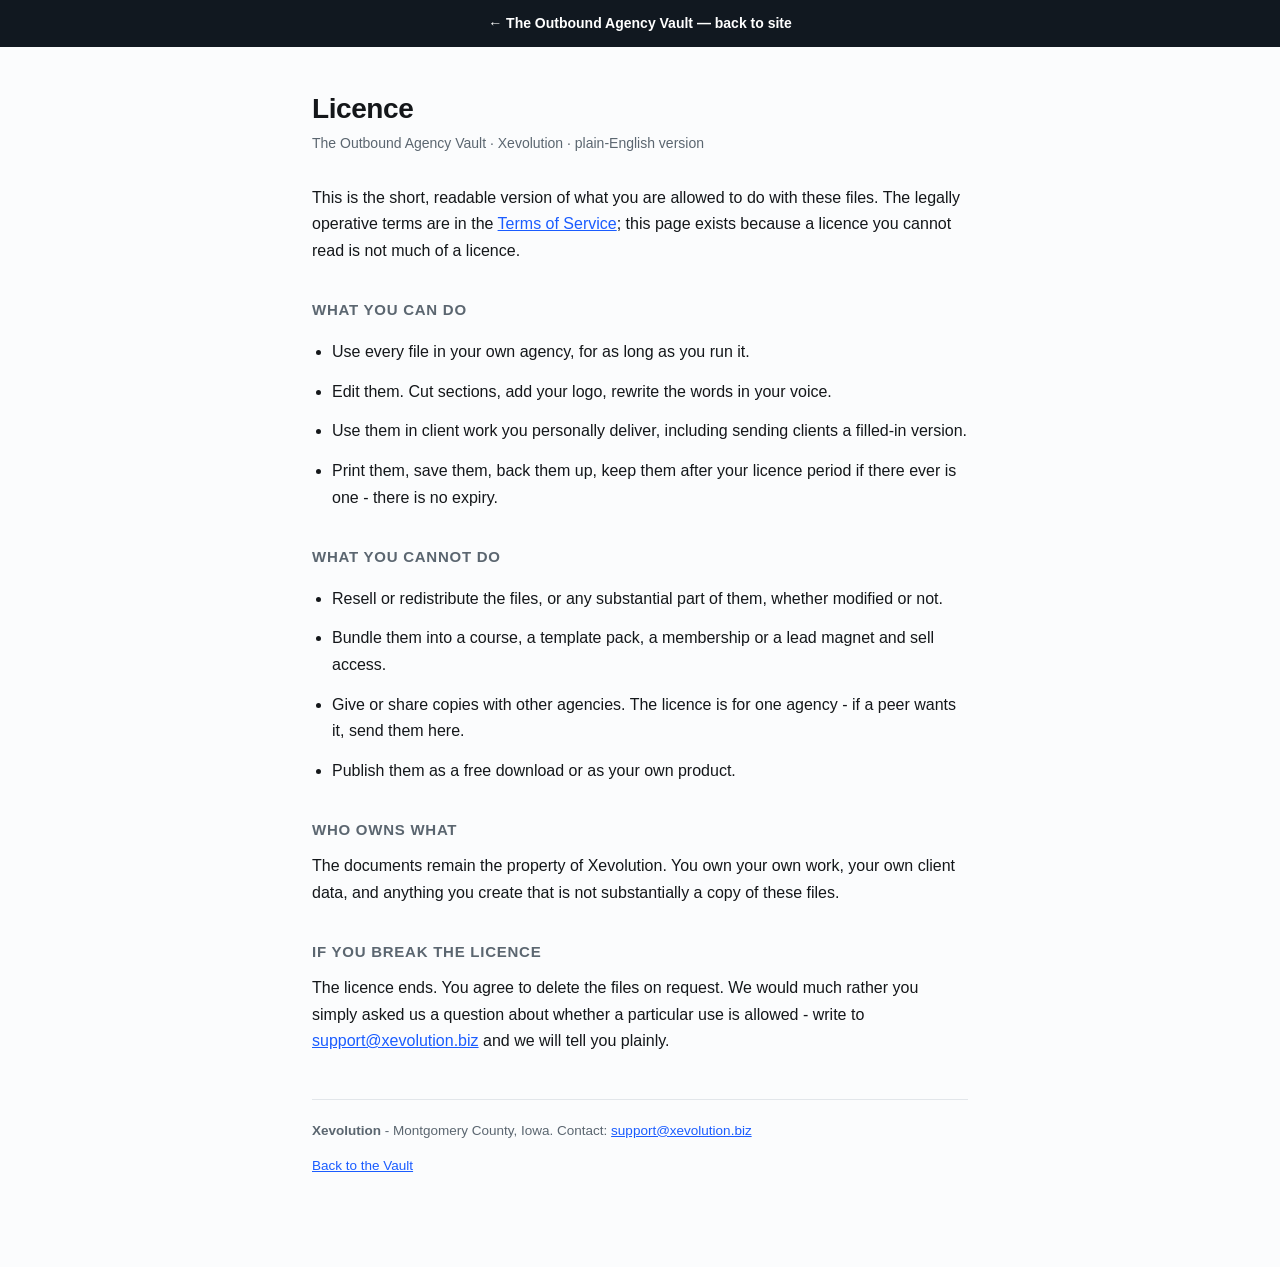
<file: licence.html>
<!DOCTYPE html>
<html lang="en">
<head>
<meta charset="utf-8">
<meta name="viewport" content="width=device-width, initial-scale=1">
<title>Licence - The Outbound Agency Vault</title>
<meta name="description" content="The licence for the Outbound Agency Vault: licensed to one agency, usable in your own client work, not resold or redistributed.">
<style>
  :root{--ink:#14171a;--muted:#5b6670;--line:#e2e6ea;--accent:#1a5cff;--bg:#fbfcfd}
  *{box-sizing:border-box}
  body{margin:0;background:var(--bg);color:var(--ink);
       font:16px/1.66 -apple-system,BlinkMacSystemFont,"Segoe UI",Roboto,Helvetica,Arial,sans-serif}
  .wrap{max-width:700px;margin:0 auto;padding:44px 22px 76px}
  h1{font-size:28px;line-height:1.25;margin:0 0 6px;letter-spacing:-.015em}
  .meta{color:var(--muted);font-size:14px;margin:0 0 30px}
  h2{font-size:15px;letter-spacing:.05em;text-transform:uppercase;color:var(--muted);
     margin:34px 0 10px;font-weight:600}
  p,li{margin:0 0 13px}
  ul{padding-left:20px}
  a{color:var(--accent)}
  .note{background:#fff;border:1px solid var(--line);border-left:3px solid var(--accent);
        border-radius:6px;padding:16px 18px;margin:22px 0}
  footer{margin-top:44px;padding-top:20px;border-top:1px solid var(--line);
         font-size:13.5px;color:var(--muted)}
</style>
</head>
<body>
<div style="background:#111820;padding:10px 16px;text-align:center"><a href="index.html" style="color:#fff;text-decoration:none;font:600 14px -apple-system,BlinkMacSystemFont,Segoe UI,Roboto,sans-serif">&larr; The Outbound Agency Vault &mdash; back to site</a></div>
<main class="wrap">

<h1>Licence</h1>
<p class="meta">The Outbound Agency Vault &middot; Xevolution &middot; plain-English version</p>

<p>This is the short, readable version of what you are allowed to do with these files. The legally operative terms are in the <a href="terms.html">Terms of Service</a>; this page exists because a licence you cannot read is not much of a licence.</p>

<h2>What you can do</h2>
<ul>
  <li>Use every file in your own agency, for as long as you run it.</li>
  <li>Edit them. Cut sections, add your logo, rewrite the words in your voice.</li>
  <li>Use them in client work you personally deliver, including sending clients a filled-in version.</li>
  <li>Print them, save them, back them up, keep them after your licence period if there ever is one - there is no expiry.</li>
</ul>

<h2>What you cannot do</h2>
<ul>
  <li>Resell or redistribute the files, or any substantial part of them, whether modified or not.</li>
  <li>Bundle them into a course, a template pack, a membership or a lead magnet and sell access.</li>
  <li>Give or share copies with other agencies. The licence is for one agency - if a peer wants it, send them here.</li>
  <li>Publish them as a free download or as your own product.</li>
</ul>

<h2>Who owns what</h2>
<p>The documents remain the property of Xevolution. You own your own work, your own client data, and anything you create that is not substantially a copy of these files.</p>

<h2>If you break the licence</h2>
<p>The licence ends. You agree to delete the files on request. We would much rather you simply asked us a question about whether a particular use is allowed - write to <a href="mailto:support@xevolution.biz">support@xevolution.biz</a> and we will tell you plainly.</p>

<footer>
  <p><strong>Xevolution</strong> - Montgomery County, Iowa. Contact: <a href="mailto:support@xevolution.biz">support@xevolution.biz</a></p>
  <p><a href="index.html">Back to the Vault</a></p>
</footer>
</main></body></html>
</file>
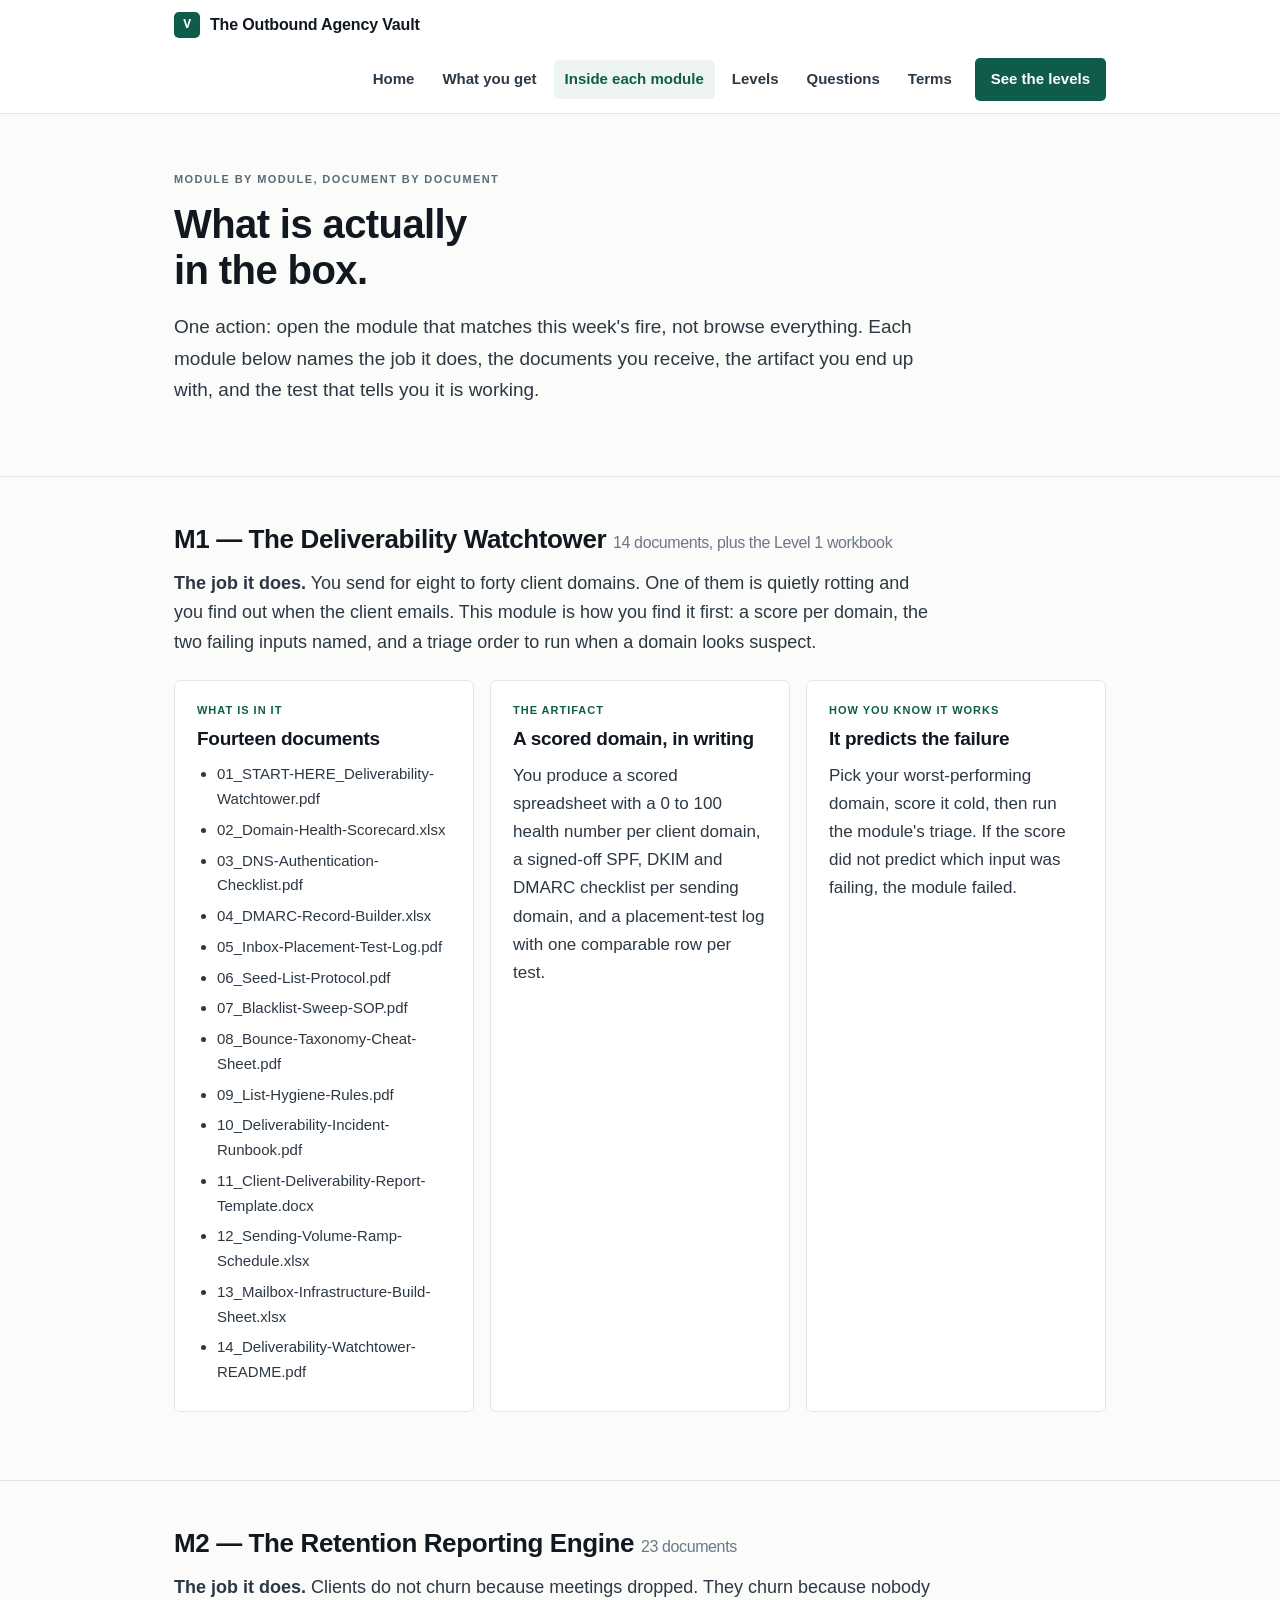
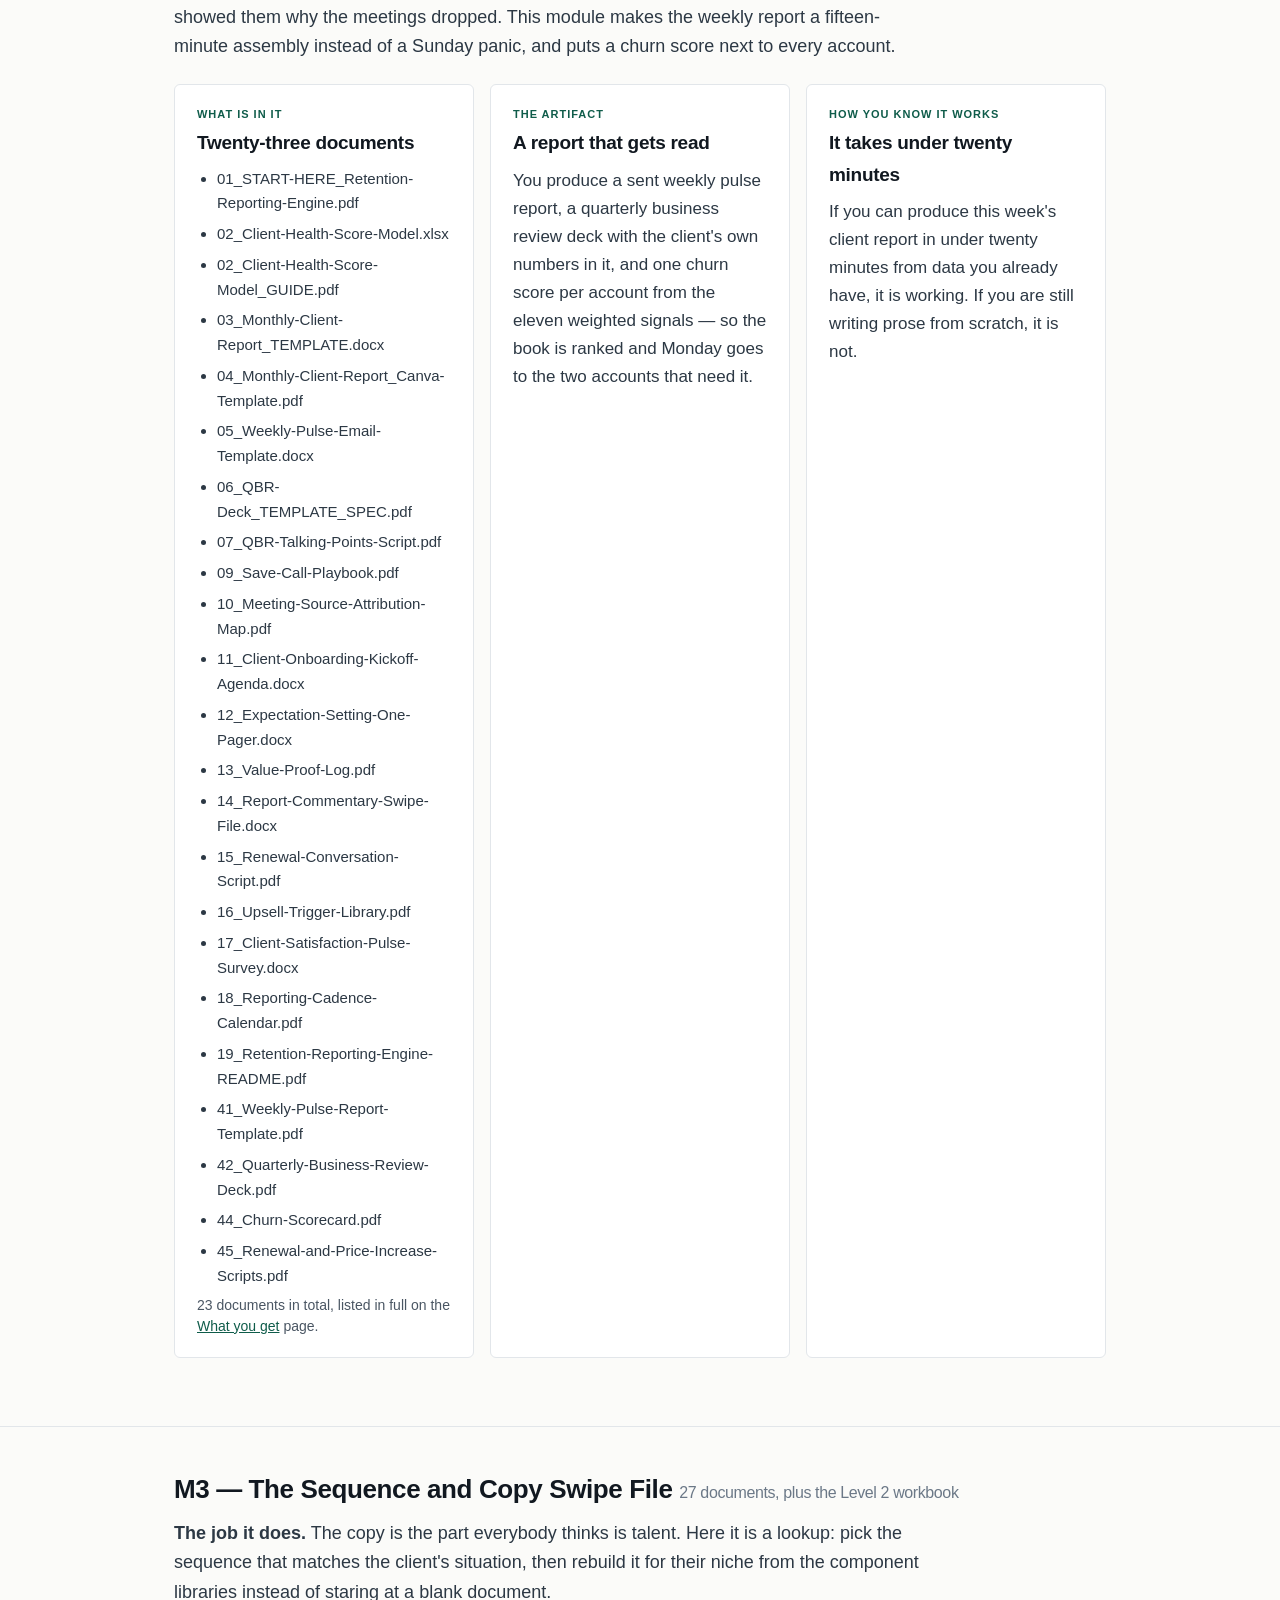
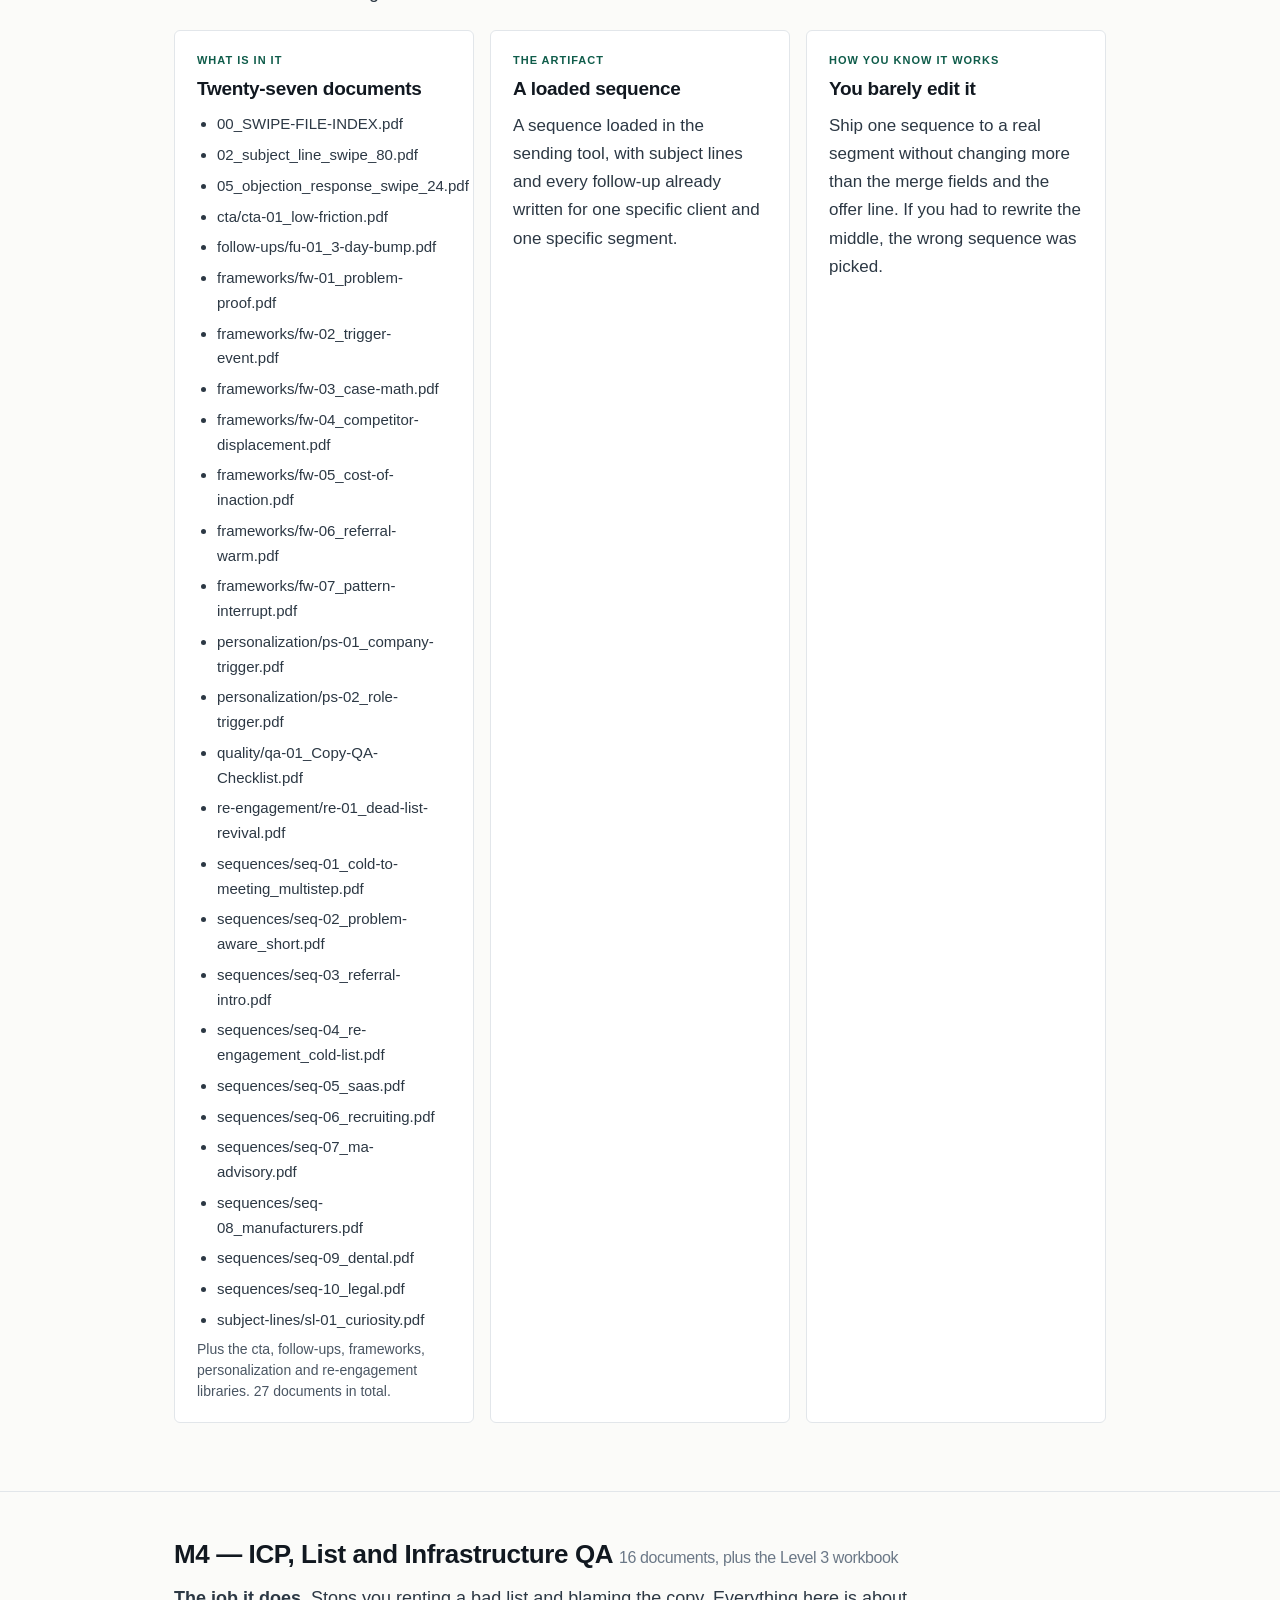
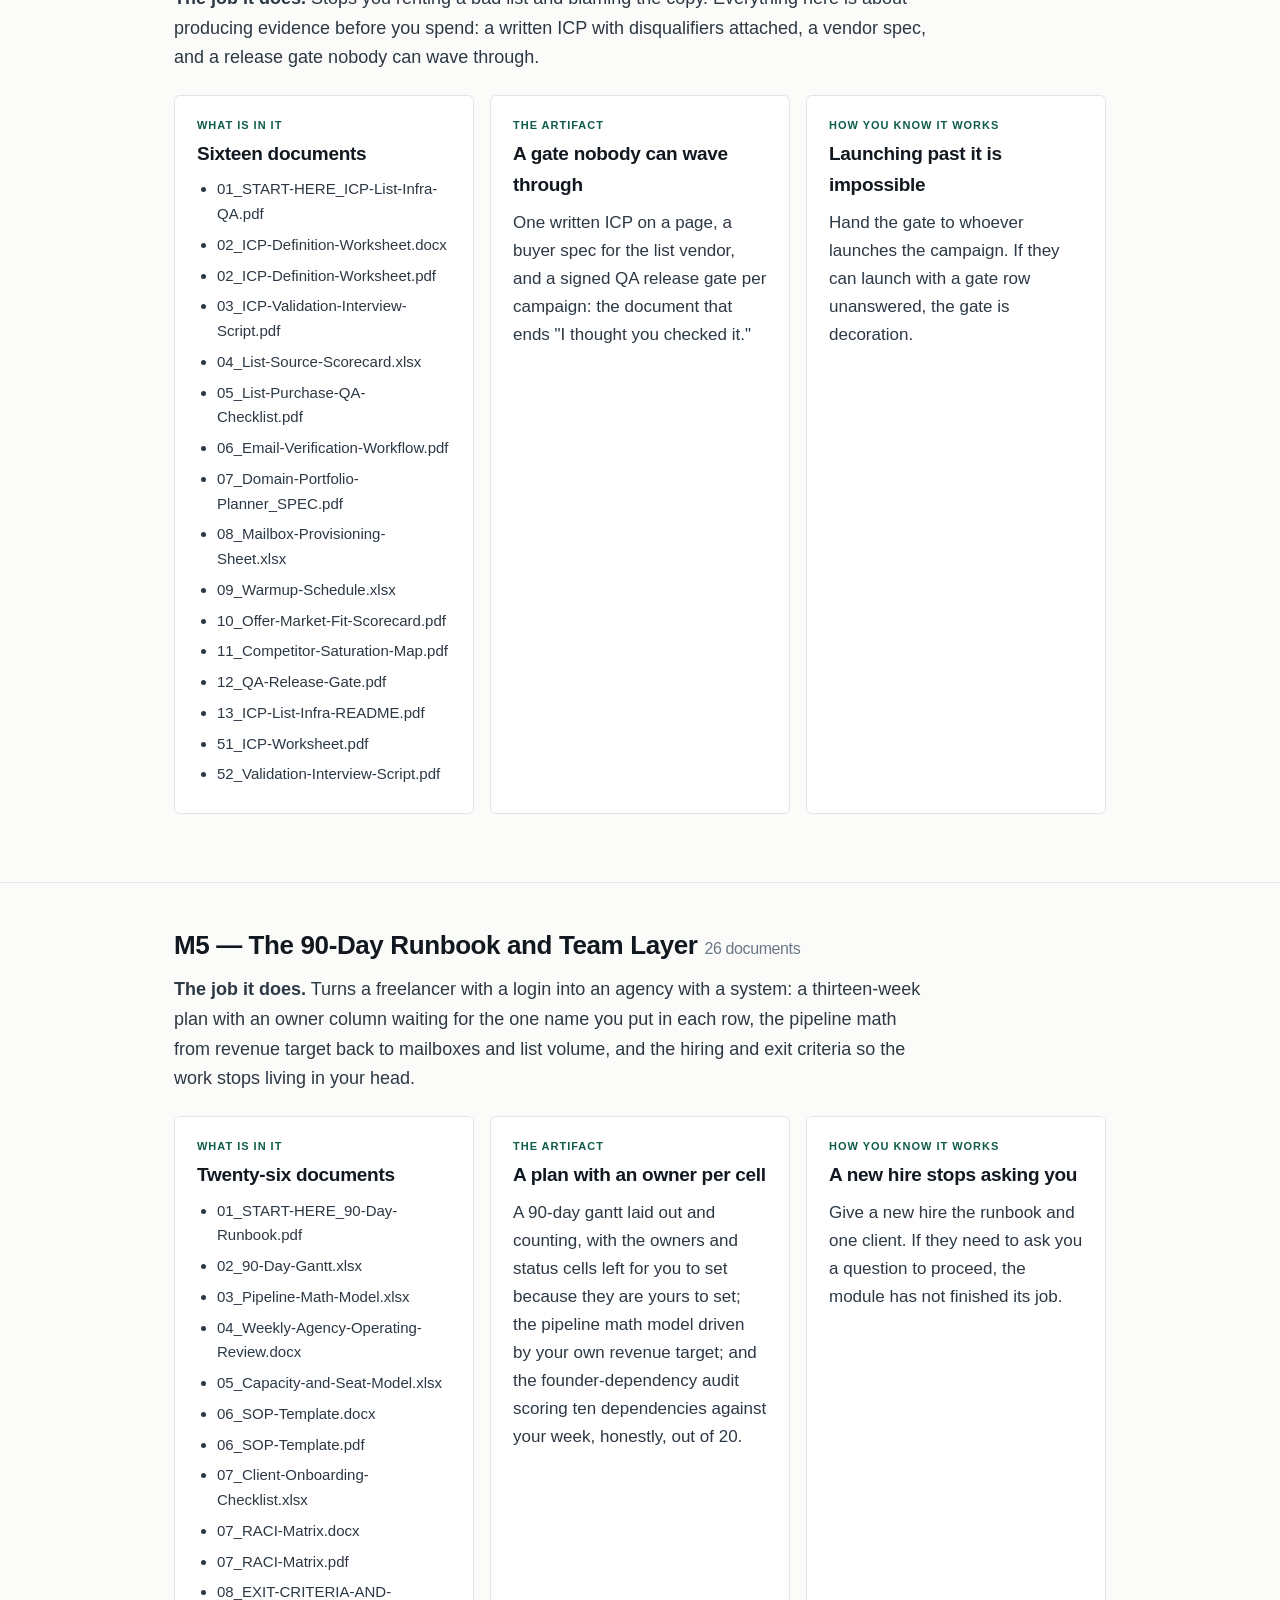
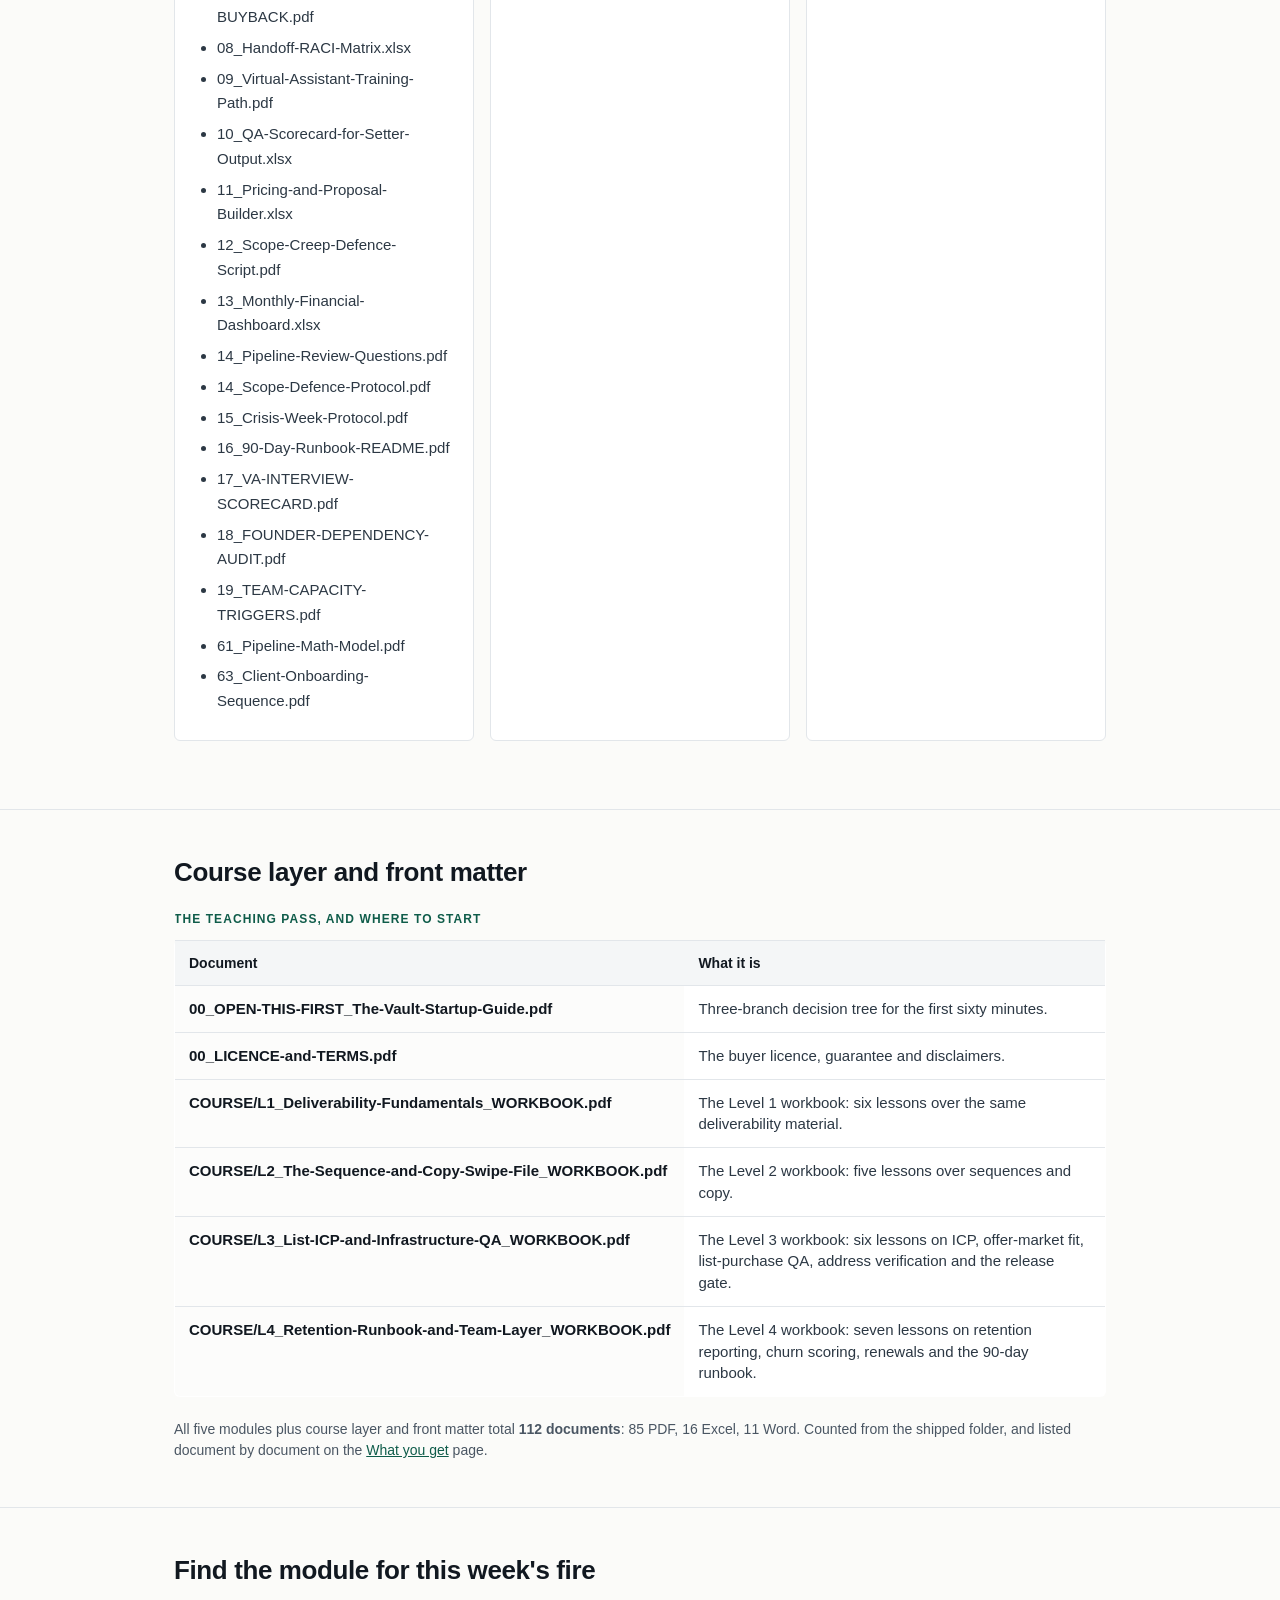
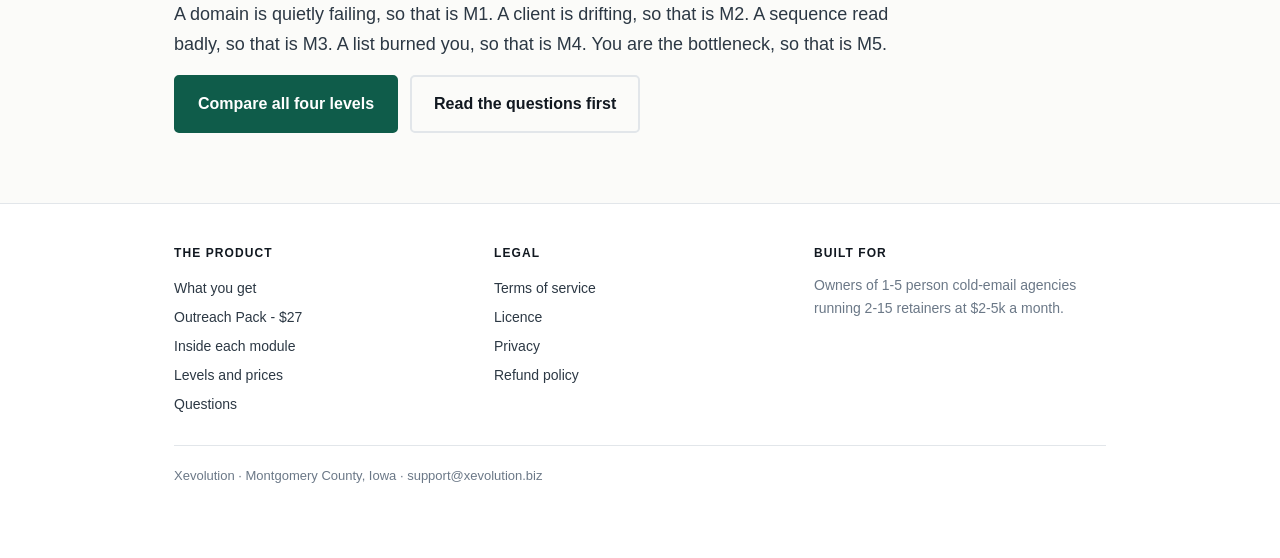
<file: modules.html>
<!DOCTYPE html>
<html lang="en">
<head>
<meta charset="utf-8">
<meta name="viewport" content="width=device-width,initial-scale=1">
<title>Inside each module — The Outbound Agency Vault</title>
<meta name="description" content="What is actually inside all five modules of the Outbound Agency Vault: 112 documents, named, with the artifact each one produces and how you would know it is working.">
<link rel="stylesheet" href="assets/site.css">
</head>
<body>


<header class="site-header">
  <div class="bar">
    <a class="brand" href="index.html"><span class="mark">V</span> The Outbound Agency Vault</a>
    <nav class="site-nav" aria-label="Main">
      <a href="index.html">Home</a>
      <a href="what-you-get.html">What you get</a>
      <a href="modules.html" aria-current="page">Inside each module</a>
      <a href="levels.html">Levels</a>
      <a href="faq.html">Questions</a>
      <a href="terms.html">Terms</a>
      <a class="nav-cta" href="levels.html">See the levels</a>
    </nav>
  </div>
</header>

<main>

<div class="hero">
  <div class="wrap">
    <p class="eyebrow">Module by module, document by document</p>
    <h1>What is actually in the box.</h1>
    <p class="sub">One action: open the module that matches this week's fire, not browse everything. Each module below names the job it does, the documents you receive, the artifact you end up with, and the test that tells you it is working.</p>
  </div>
</div>

<section>
  <div class="wrap">
    <h2>M1 — The Deliverability Watchtower <span style="font-weight:400;color:var(--grey);font-size:16px">14 documents, plus the Level 1 workbook</span></h2>
    <p class="lede"><strong>The job it does.</strong> You send for eight to forty client domains. One of them is quietly rotting and you find out when the client emails. This module is how you find it first: a score per domain, the two failing inputs named, and a triage order to run when a domain looks suspect.</p>
    <div class="cards">
      <div class="card">
        <p class="when">What is in it</p>
        <h3>Fourteen documents</h3>
        <ul>
          <li>01_START-HERE_Deliverability-Watchtower.pdf</li>
          <li>02_Domain-Health-Scorecard.xlsx</li>
          <li>03_DNS-Authentication-Checklist.pdf</li>
          <li>04_DMARC-Record-Builder.xlsx</li>
          <li>05_Inbox-Placement-Test-Log.pdf</li>
          <li>06_Seed-List-Protocol.pdf</li>
          <li>07_Blacklist-Sweep-SOP.pdf</li>
          <li>08_Bounce-Taxonomy-Cheat-Sheet.pdf</li>
          <li>09_List-Hygiene-Rules.pdf</li>
          <li>10_Deliverability-Incident-Runbook.pdf</li>
          <li>11_Client-Deliverability-Report-Template.docx</li>
          <li>12_Sending-Volume-Ramp-Schedule.xlsx</li>
          <li>13_Mailbox-Infrastructure-Build-Sheet.xlsx</li>
          <li>14_Deliverability-Watchtower-README.pdf</li>
        </ul>
      </div>
      <div class="card">
        <p class="when">The artifact</p>
        <h3>A scored domain, in writing</h3>
        <p>You produce a scored spreadsheet with a 0 to 100 health number per client domain, a signed-off SPF, DKIM and DMARC checklist per sending domain, and a placement-test log with one comparable row per test.</p>
      </div>
      <div class="card">
        <p class="when">How you know it works</p>
        <h3>It predicts the failure</h3>
        <p>Pick your worst-performing domain, score it cold, then run the module's triage. If the score did not predict which input was failing, the module failed.</p>
      </div>
    </div>
  </div>
</section>

<section>
  <div class="wrap">
    <h2>M2 — The Retention Reporting Engine <span style="font-weight:400;color:var(--grey);font-size:16px">23 documents</span></h2>
    <p class="lede"><strong>The job it does.</strong> Clients do not churn because meetings dropped. They churn because nobody showed them why the meetings dropped. This module makes the weekly report a fifteen-minute assembly instead of a Sunday panic, and puts a churn score next to every account.</p>
    <div class="cards">
      <div class="card">
        <p class="when">What is in it</p>
        <h3>Twenty-three documents</h3>
        <ul>
          <li>01_START-HERE_Retention-Reporting-Engine.pdf</li>
          <li>02_Client-Health-Score-Model.xlsx</li>
          <li>02_Client-Health-Score-Model_GUIDE.pdf</li>
          <li>03_Monthly-Client-Report_TEMPLATE.docx</li>
          <li>04_Monthly-Client-Report_Canva-Template.pdf</li>
          <li>05_Weekly-Pulse-Email-Template.docx</li>
          <li>06_QBR-Deck_TEMPLATE_SPEC.pdf</li>
          <li>07_QBR-Talking-Points-Script.pdf</li>
          <li>09_Save-Call-Playbook.pdf</li>
          <li>10_Meeting-Source-Attribution-Map.pdf</li>
          <li>11_Client-Onboarding-Kickoff-Agenda.docx</li>
          <li>12_Expectation-Setting-One-Pager.docx</li>
          <li>13_Value-Proof-Log.pdf</li>
          <li>14_Report-Commentary-Swipe-File.docx</li>
          <li>15_Renewal-Conversation-Script.pdf</li>
          <li>16_Upsell-Trigger-Library.pdf</li>
          <li>17_Client-Satisfaction-Pulse-Survey.docx</li>
          <li>18_Reporting-Cadence-Calendar.pdf</li>
          <li>19_Retention-Reporting-Engine-README.pdf</li>
          <li>41_Weekly-Pulse-Report-Template.pdf</li>
          <li>42_Quarterly-Business-Review-Deck.pdf</li>
          <li>44_Churn-Scorecard.pdf</li>
          <li>45_Renewal-and-Price-Increase-Scripts.pdf</li>
        </ul>
        <p class="btn-note">23 documents in total, listed in full on the <a href="what-you-get.html">What you get</a> page.</p>
      </div>
      <div class="card">
        <p class="when">The artifact</p>
        <h3>A report that gets read</h3>
        <p>You produce a sent weekly pulse report, a quarterly business review deck with the client's own numbers in it, and one churn score per account from the eleven weighted signals — so the book is ranked and Monday goes to the two accounts that need it.</p>
      </div>
      <div class="card">
        <p class="when">How you know it works</p>
        <h3>It takes under twenty minutes</h3>
        <p>If you can produce this week's client report in under twenty minutes from data you already have, it is working. If you are still writing prose from scratch, it is not.</p>
      </div>
    </div>
  </div>
</section>

<section>
  <div class="wrap">
    <h2>M3 — The Sequence and Copy Swipe File <span style="font-weight:400;color:var(--grey);font-size:16px">27 documents, plus the Level 2 workbook</span></h2>
    <p class="lede"><strong>The job it does.</strong> The copy is the part everybody thinks is talent. Here it is a lookup: pick the sequence that matches the client's situation, then rebuild it for their niche from the component libraries instead of staring at a blank document.</p>
    <div class="cards">
      <div class="card">
        <p class="when">What is in it</p>
        <h3>Twenty-seven documents</h3>
        <ul>
          <li>00_SWIPE-FILE-INDEX.pdf</li>
          <li>02_subject_line_swipe_80.pdf</li>
          <li>05_objection_response_swipe_24.pdf</li>
          <li>cta/cta-01_low-friction.pdf</li>
          <li>follow-ups/fu-01_3-day-bump.pdf</li>
          <li>frameworks/fw-01_problem-proof.pdf</li>
          <li>frameworks/fw-02_trigger-event.pdf</li>
          <li>frameworks/fw-03_case-math.pdf</li>
          <li>frameworks/fw-04_competitor-displacement.pdf</li>
          <li>frameworks/fw-05_cost-of-inaction.pdf</li>
          <li>frameworks/fw-06_referral-warm.pdf</li>
          <li>frameworks/fw-07_pattern-interrupt.pdf</li>
          <li>personalization/ps-01_company-trigger.pdf</li>
          <li>personalization/ps-02_role-trigger.pdf</li>
          <li>quality/qa-01_Copy-QA-Checklist.pdf</li>
          <li>re-engagement/re-01_dead-list-revival.pdf</li>
          <li>sequences/seq-01_cold-to-meeting_multistep.pdf</li>
          <li>sequences/seq-02_problem-aware_short.pdf</li>
          <li>sequences/seq-03_referral-intro.pdf</li>
          <li>sequences/seq-04_re-engagement_cold-list.pdf</li>
          <li>sequences/seq-05_saas.pdf</li>
          <li>sequences/seq-06_recruiting.pdf</li>
          <li>sequences/seq-07_ma-advisory.pdf</li>
          <li>sequences/seq-08_manufacturers.pdf</li>
          <li>sequences/seq-09_dental.pdf</li>
          <li>sequences/seq-10_legal.pdf</li>
          <li>subject-lines/sl-01_curiosity.pdf</li>
        </ul>
        <p class="btn-note">Plus the cta, follow-ups, frameworks, personalization and re-engagement libraries. 27 documents in total.</p>
      </div>
      <div class="card">
        <p class="when">The artifact</p>
        <h3>A loaded sequence</h3>
        <p>A sequence loaded in the sending tool, with subject lines and every follow-up already written for one specific client and one specific segment.</p>
      </div>
      <div class="card">
        <p class="when">How you know it works</p>
        <h3>You barely edit it</h3>
        <p>Ship one sequence to a real segment without changing more than the merge fields and the offer line. If you had to rewrite the middle, the wrong sequence was picked.</p>
      </div>
    </div>
  </div>
</section>

<section>
  <div class="wrap">
    <h2>M4 — ICP, List and Infrastructure QA <span style="font-weight:400;color:var(--grey);font-size:16px">16 documents, plus the Level 3 workbook</span></h2>
    <p class="lede"><strong>The job it does.</strong> Stops you renting a bad list and blaming the copy. Everything here is about producing evidence before you spend: a written ICP with disqualifiers attached, a vendor spec, and a release gate nobody can wave through.</p>
    <div class="cards">
      <div class="card">
        <p class="when">What is in it</p>
        <h3>Sixteen documents</h3>
        <ul>
          <li>01_START-HERE_ICP-List-Infra-QA.pdf</li>
          <li>02_ICP-Definition-Worksheet.docx</li>
          <li>02_ICP-Definition-Worksheet.pdf</li>
          <li>03_ICP-Validation-Interview-Script.pdf</li>
          <li>04_List-Source-Scorecard.xlsx</li>
          <li>05_List-Purchase-QA-Checklist.pdf</li>
          <li>06_Email-Verification-Workflow.pdf</li>
          <li>07_Domain-Portfolio-Planner_SPEC.pdf</li>
          <li>08_Mailbox-Provisioning-Sheet.xlsx</li>
          <li>09_Warmup-Schedule.xlsx</li>
          <li>10_Offer-Market-Fit-Scorecard.pdf</li>
          <li>11_Competitor-Saturation-Map.pdf</li>
          <li>12_QA-Release-Gate.pdf</li>
          <li>13_ICP-List-Infra-README.pdf</li>
          <li>51_ICP-Worksheet.pdf</li>
          <li>52_Validation-Interview-Script.pdf</li>
        </ul>
      </div>
      <div class="card">
        <p class="when">The artifact</p>
        <h3>A gate nobody can wave through</h3>
        <p>One written ICP on a page, a buyer spec for the list vendor, and a signed QA release gate per campaign: the document that ends "I thought you checked it."</p>
      </div>
      <div class="card">
        <p class="when">How you know it works</p>
        <h3>Launching past it is impossible</h3>
        <p>Hand the gate to whoever launches the campaign. If they can launch with a gate row unanswered, the gate is decoration.</p>
      </div>
    </div>
  </div>
</section>

<section>
  <div class="wrap">
    <h2>M5 — The 90-Day Runbook and Team Layer <span style="font-weight:400;color:var(--grey);font-size:16px">26 documents</span></h2>
    <p class="lede"><strong>The job it does.</strong> Turns a freelancer with a login into an agency with a system: a thirteen-week plan with an owner column waiting for the one name you put in each row, the pipeline math from revenue target back to mailboxes and list volume, and the hiring and exit criteria so the work stops living in your head.</p>
    <div class="cards">
      <div class="card">
        <p class="when">What is in it</p>
        <h3>Twenty-six documents</h3>
        <ul>
          <li>01_START-HERE_90-Day-Runbook.pdf</li>
          <li>02_90-Day-Gantt.xlsx</li>
          <li>03_Pipeline-Math-Model.xlsx</li>
          <li>04_Weekly-Agency-Operating-Review.docx</li>
          <li>05_Capacity-and-Seat-Model.xlsx</li>
          <li>06_SOP-Template.docx</li>
          <li>06_SOP-Template.pdf</li>
          <li>07_Client-Onboarding-Checklist.xlsx</li>
          <li>07_RACI-Matrix.docx</li>
          <li>07_RACI-Matrix.pdf</li>
          <li>08_EXIT-CRITERIA-AND-BUYBACK.pdf</li>
          <li>08_Handoff-RACI-Matrix.xlsx</li>
          <li>09_Virtual-Assistant-Training-Path.pdf</li>
          <li>10_QA-Scorecard-for-Setter-Output.xlsx</li>
          <li>11_Pricing-and-Proposal-Builder.xlsx</li>
          <li>12_Scope-Creep-Defence-Script.pdf</li>
          <li>13_Monthly-Financial-Dashboard.xlsx</li>
          <li>14_Pipeline-Review-Questions.pdf</li>
          <li>14_Scope-Defence-Protocol.pdf</li>
          <li>15_Crisis-Week-Protocol.pdf</li>
          <li>16_90-Day-Runbook-README.pdf</li>
          <li>17_VA-INTERVIEW-SCORECARD.pdf</li>
          <li>18_FOUNDER-DEPENDENCY-AUDIT.pdf</li>
          <li>19_TEAM-CAPACITY-TRIGGERS.pdf</li>
          <li>61_Pipeline-Math-Model.pdf</li>
          <li>63_Client-Onboarding-Sequence.pdf</li>
        </ul>
      </div>
      <div class="card">
        <p class="when">The artifact</p>
        <h3>A plan with an owner per cell</h3>
        <p>A 90-day gantt laid out and counting, with the owners and status cells left for you to set because they are yours to set; the pipeline math model driven by your own revenue target; and the founder-dependency audit scoring ten dependencies against your week, honestly, out of 20.</p>
      </div>
      <div class="card">
        <p class="when">How you know it works</p>
        <h3>A new hire stops asking you</h3>
        <p>Give a new hire the runbook and one client. If they need to ask you a question to proceed, the module has not finished its job.</p>
      </div>
    </div>
  </div>
</section>

<section>
  <div class="wrap">
    <h2>Course layer and front matter</h2>
    <div class="table-wrap">
      <table class="data">
        <caption>The teaching pass, and where to start</caption>
        <thead>
          <tr><th scope="col">Document</th><th scope="col">What it is</th></tr>
        </thead>
        <tbody>
          <tr><th scope="row">00_OPEN-THIS-FIRST_The-Vault-Startup-Guide.pdf</th><td>Three-branch decision tree for the first sixty minutes.</td></tr>
          <tr><th scope="row">00_LICENCE-and-TERMS.pdf</th><td>The buyer licence, guarantee and disclaimers.</td></tr>
          <tr><th scope="row">COURSE/L1_Deliverability-Fundamentals_WORKBOOK.pdf</th><td>The Level 1 workbook: six lessons over the same deliverability material.</td></tr>
          <tr><th scope="row">COURSE/L2_The-Sequence-and-Copy-Swipe-File_WORKBOOK.pdf</th><td>The Level 2 workbook: five lessons over sequences and copy.</td></tr>
          <tr><th scope="row">COURSE/L3_List-ICP-and-Infrastructure-QA_WORKBOOK.pdf</th><td>The Level 3 workbook: six lessons on ICP, offer-market fit, list-purchase QA, address verification and the release gate.</td></tr>
          <tr><th scope="row">COURSE/L4_Retention-Runbook-and-Team-Layer_WORKBOOK.pdf</th><td>The Level 4 workbook: seven lessons on retention reporting, churn scoring, renewals and the 90-day runbook.</td></tr>
        </tbody>
      </table>
    </div>
    <p class="btn-note">All five modules plus course layer and front matter total <strong>112 documents</strong>: 85 PDF, 16 Excel, 11 Word. Counted from the shipped folder, and listed document by document on the <a href="what-you-get.html">What you get</a> page.</p>
  </div>
</section>

<section class="last">
  <div class="wrap">
    <h2>Find the module for this week's fire</h2>
    <p class="lede">A domain is quietly failing, so that is M1. A client is drifting, so that is M2. A sequence read badly, so that is M3. A list burned you, so that is M4. You are the bottleneck, so that is M5.</p>
    <div class="hero-actions">
      <a class="btn" href="levels.html">Compare all four levels</a>
      <a class="btn ghost" href="faq.html">Read the questions first</a>
    </div>
  </div>
</section>

</main>

<footer class="site-footer">
  <div class="wrap">
    <div class="footer-grid">
      <div>
        <h4>The product</h4>
        <a href="what-you-get.html">What you get</a>
        <a href="/xevolution-pages/packs/outreach">Outreach Pack - $27</a>
        <a href="modules.html">Inside each module</a>
        <a href="levels.html">Levels and prices</a>
        <a href="faq.html">Questions</a>
      </div>
      <div>
        <h4>Legal</h4>
        <a href="terms.html">Terms of service</a>
        <a href="licence.html">Licence</a>
        <a href="privacy.html">Privacy</a>
        <a href="terms.html#4-refunds-and-the-guarantee">Refund policy</a>
      </div>
      <div>
        <h4>Built for</h4>
        <p style="margin:0;font-size:14px">Owners of 1-5 person cold-email agencies running 2-15 retainers at $2-5k a month.</p>
      </div>
    </div>
    <div class="footer-legal">
      <p>Xevolution · Montgomery County, Iowa · support@xevolution.biz</p>
    </div>
  </div>
</footer>

</body>
</html>
</file>
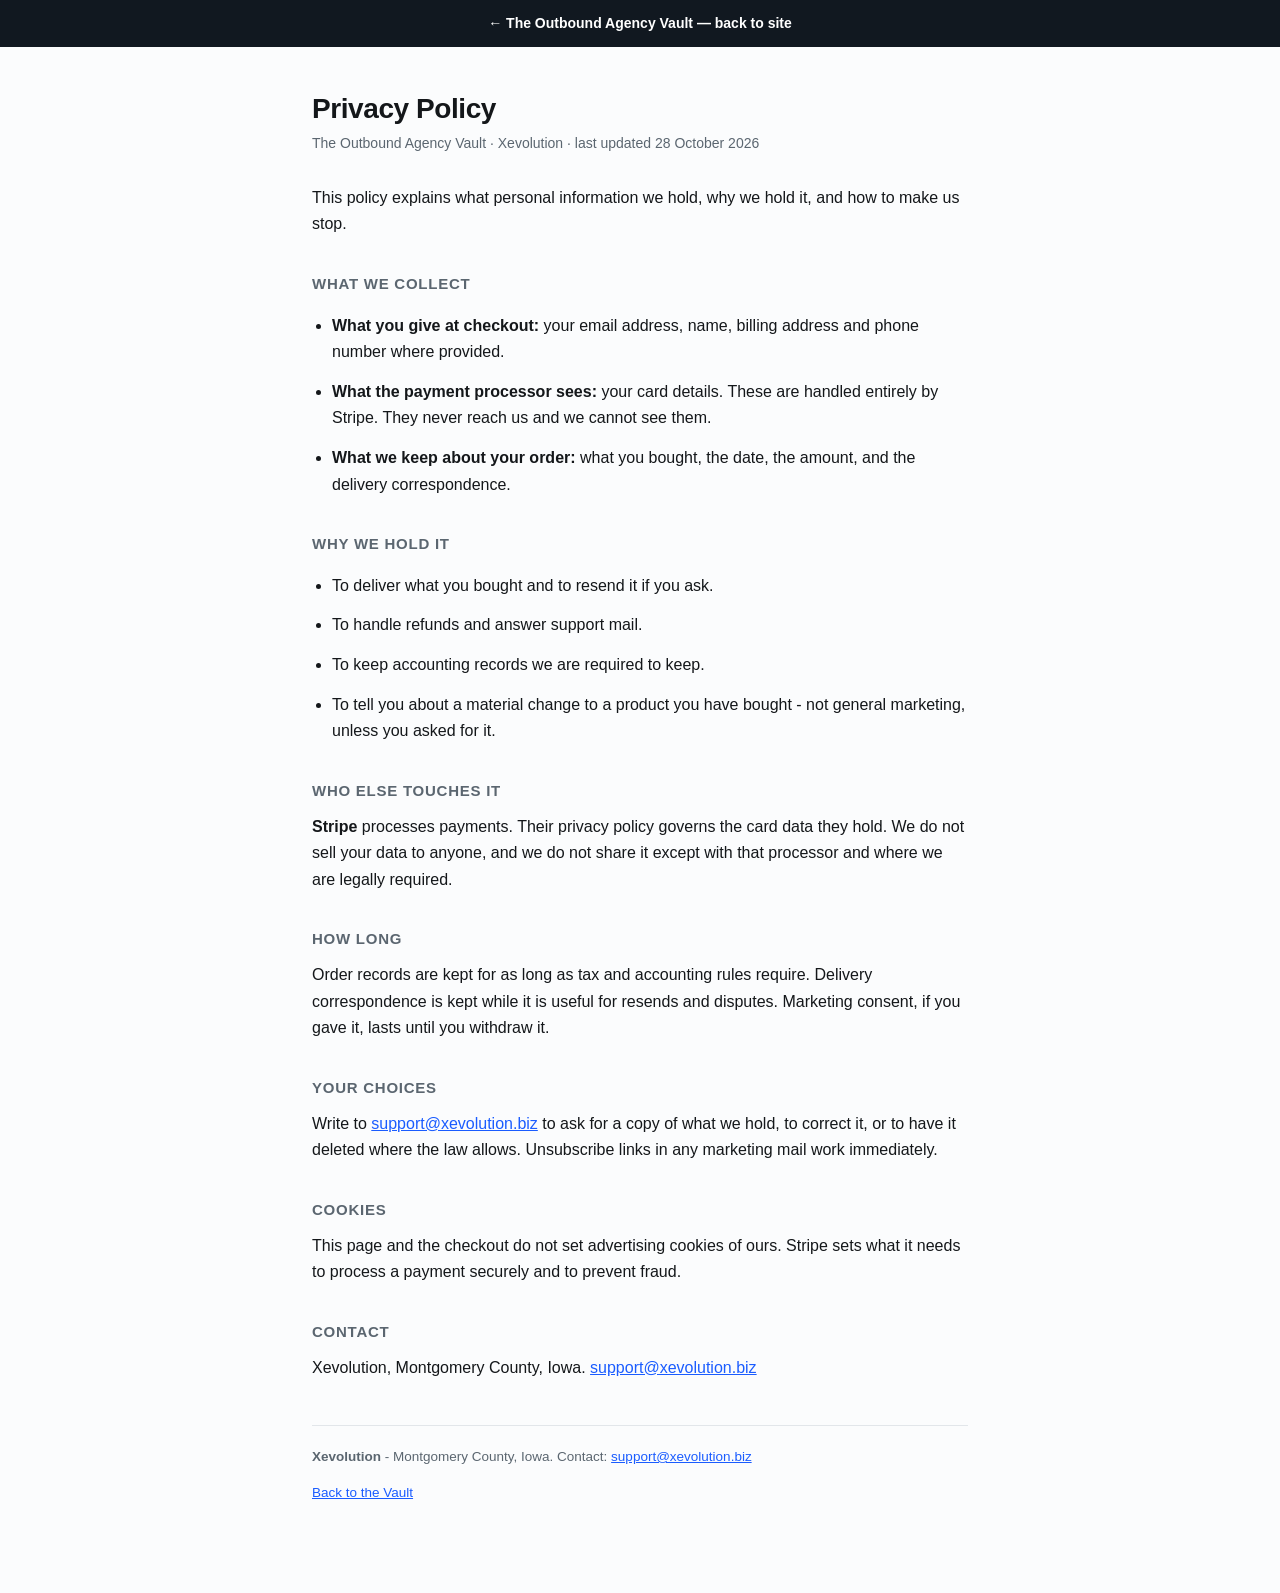
<file: privacy.html>
<!DOCTYPE html>
<html lang="en">
<head>
<meta charset="utf-8">
<meta name="viewport" content="width=device-width, initial-scale=1">
<title>Privacy Policy - The Outbound Agency Vault</title>
<meta name="description" content="What the Outbound Agency Vault collects at checkout, who processes it, how long it is kept, and how to request a copy or deletion.">
<style>
  :root{--ink:#14171a;--muted:#5b6670;--line:#e2e6ea;--accent:#1a5cff;--bg:#fbfcfd}
  *{box-sizing:border-box}
  body{margin:0;background:var(--bg);color:var(--ink);
       font:16px/1.66 -apple-system,BlinkMacSystemFont,"Segoe UI",Roboto,Helvetica,Arial,sans-serif}
  .wrap{max-width:700px;margin:0 auto;padding:44px 22px 76px}
  h1{font-size:28px;line-height:1.25;margin:0 0 6px;letter-spacing:-.015em}
  .meta{color:var(--muted);font-size:14px;margin:0 0 30px}
  h2{font-size:15px;letter-spacing:.05em;text-transform:uppercase;color:var(--muted);
     margin:34px 0 10px;font-weight:600}
  p,li{margin:0 0 13px}
  ul{padding-left:20px}
  a{color:var(--accent)}
  .note{background:#fff;border:1px solid var(--line);border-left:3px solid var(--accent);
        border-radius:6px;padding:16px 18px;margin:22px 0}
  footer{margin-top:44px;padding-top:20px;border-top:1px solid var(--line);
         font-size:13.5px;color:var(--muted)}
</style>
</head>
<body>
<div style="background:#111820;padding:10px 16px;text-align:center"><a href="index.html" style="color:#fff;text-decoration:none;font:600 14px -apple-system,BlinkMacSystemFont,Segoe UI,Roboto,sans-serif">&larr; The Outbound Agency Vault &mdash; back to site</a></div>
<main class="wrap">

<h1>Privacy Policy</h1>
<p class="meta">The Outbound Agency Vault &middot; Xevolution &middot; last updated 28 October 2026</p>

<p>This policy explains what personal information we hold, why we hold it, and how to make us stop.</p>

<h2>What we collect</h2>
<ul>
  <li><strong>What you give at checkout:</strong> your email address, name, billing address and phone number where provided.</li>
  <li><strong>What the payment processor sees:</strong> your card details. These are handled entirely by Stripe. They never reach us and we cannot see them.</li>
  <li><strong>What we keep about your order:</strong> what you bought, the date, the amount, and the delivery correspondence.</li>
</ul>

<h2>Why we hold it</h2>
<ul>
  <li>To deliver what you bought and to resend it if you ask.</li>
  <li>To handle refunds and answer support mail.</li>
  <li>To keep accounting records we are required to keep.</li>
  <li>To tell you about a material change to a product you have bought - not general marketing, unless you asked for it.</li>
</ul>

<h2>Who else touches it</h2>
<p><strong>Stripe</strong> processes payments. Their privacy policy governs the card data they hold. We do not sell your data to anyone, and we do not share it except with that processor and where we are legally required.</p>

<h2>How long</h2>
<p>Order records are kept for as long as tax and accounting rules require. Delivery correspondence is kept while it is useful for resends and disputes. Marketing consent, if you gave it, lasts until you withdraw it.</p>

<h2>Your choices</h2>
<p>Write to <a href="mailto:support@xevolution.biz">support@xevolution.biz</a> to ask for a copy of what we hold, to correct it, or to have it deleted where the law allows. Unsubscribe links in any marketing mail work immediately.</p>

<h2>Cookies</h2>
<p>This page and the checkout do not set advertising cookies of ours. Stripe sets what it needs to process a payment securely and to prevent fraud.</p>

<h2>Contact</h2>
<p>Xevolution, Montgomery County, Iowa. <a href="mailto:support@xevolution.biz">support@xevolution.biz</a></p>

<footer>
  <p><strong>Xevolution</strong> - Montgomery County, Iowa. Contact: <a href="mailto:support@xevolution.biz">support@xevolution.biz</a></p>
  <p><a href="index.html">Back to the Vault</a></p>
</footer>
</main></body></html>
</file>
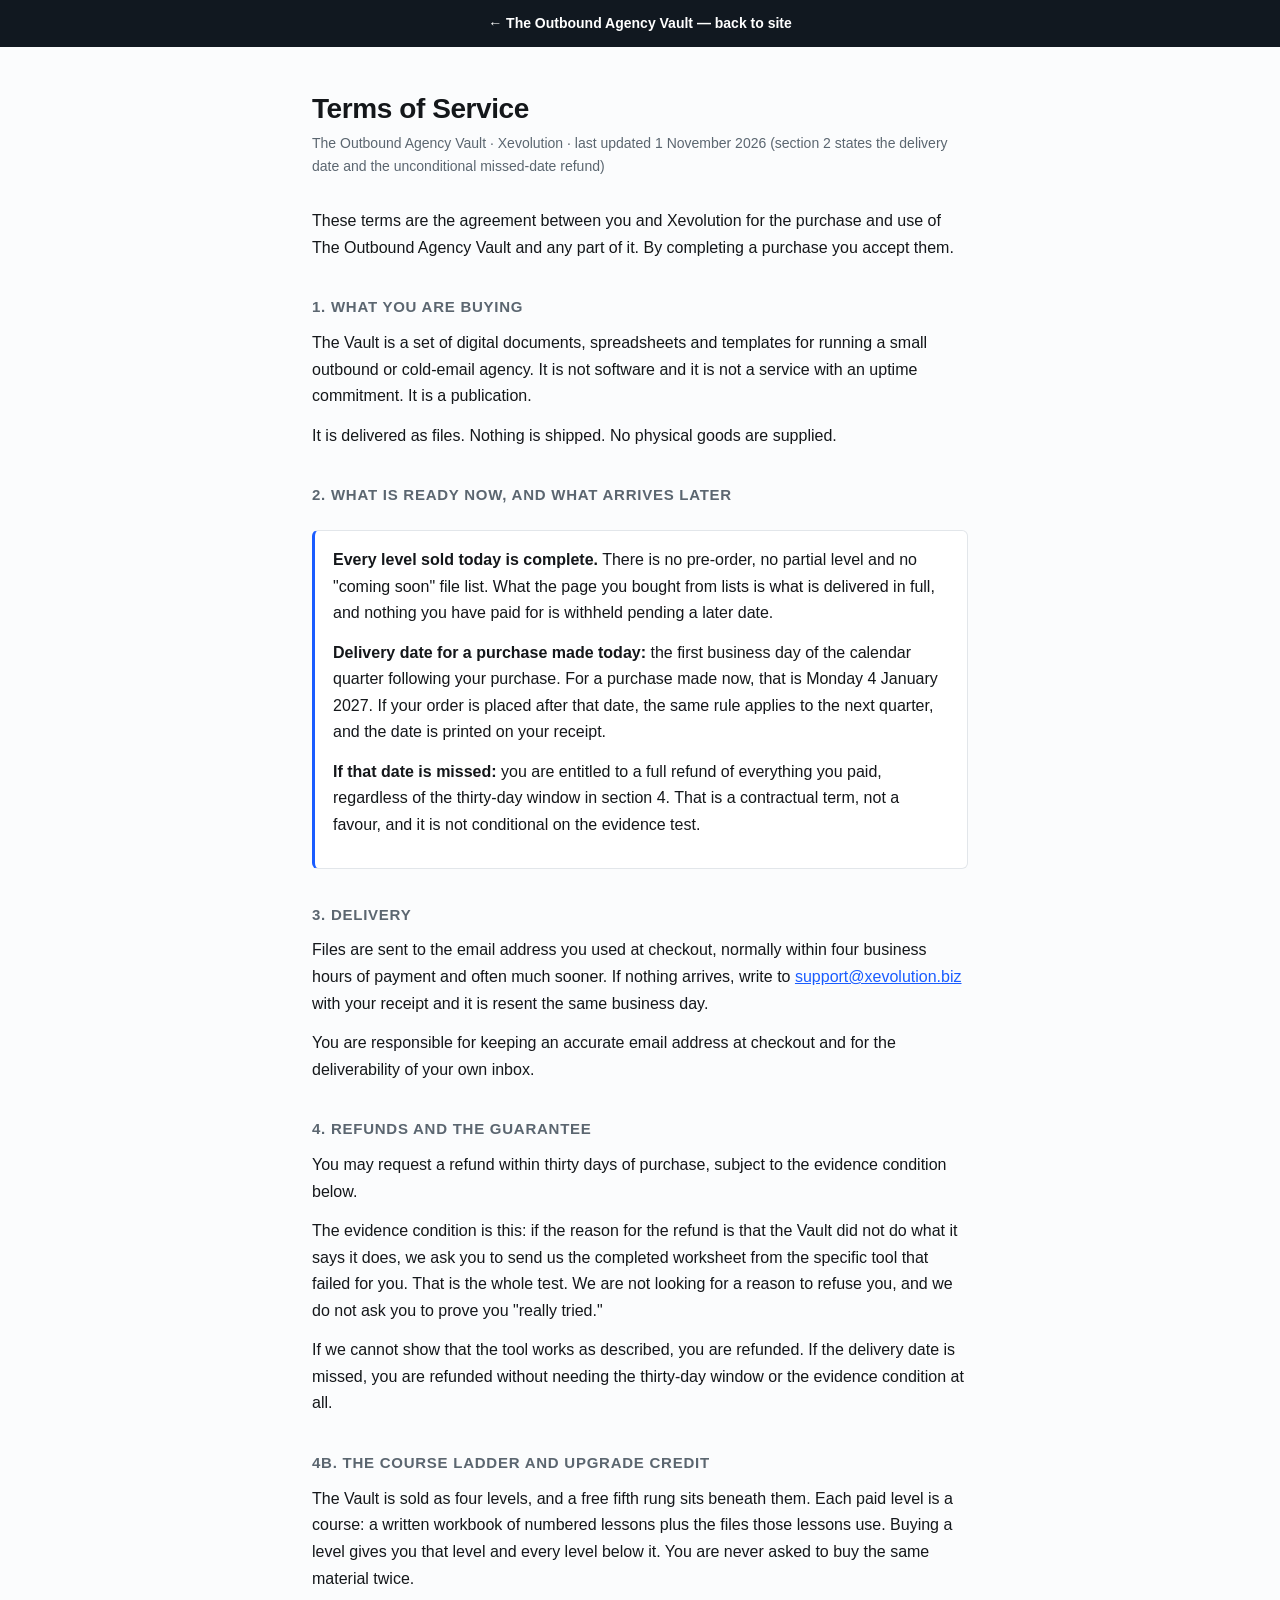
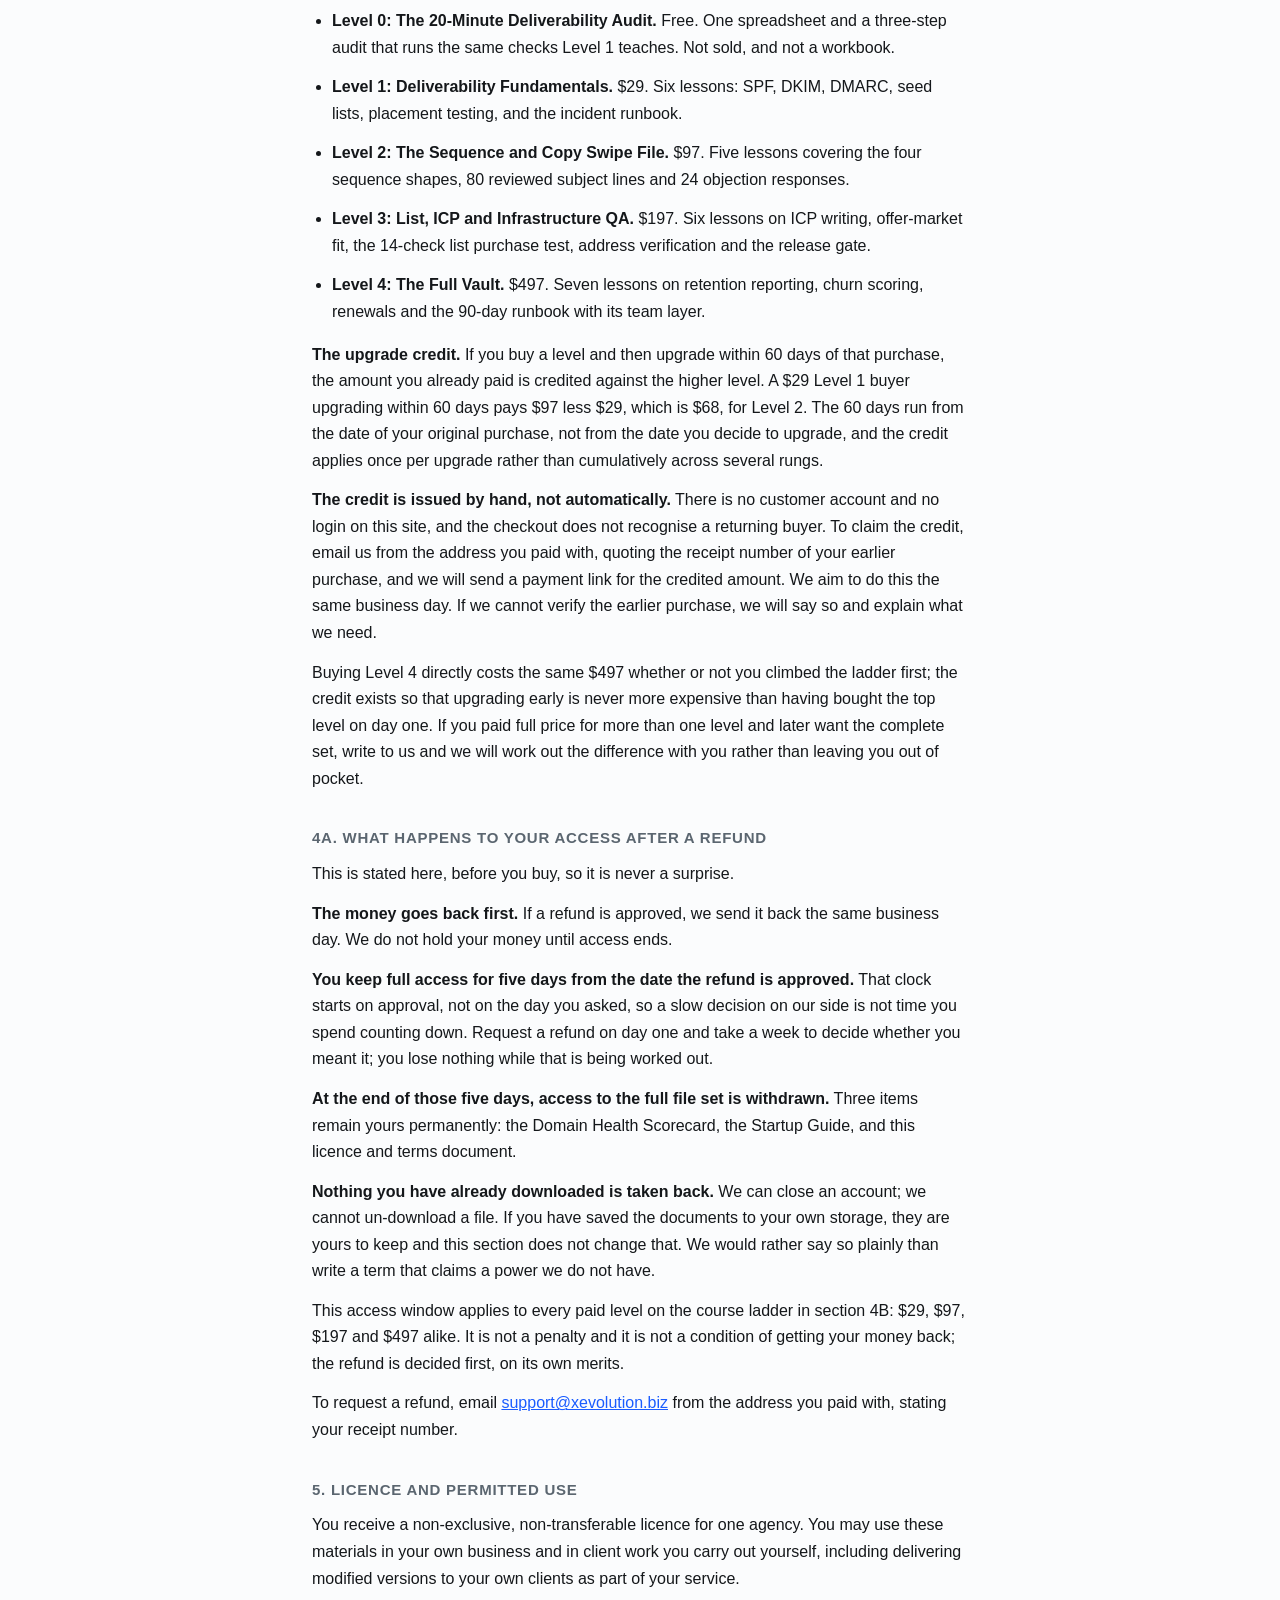
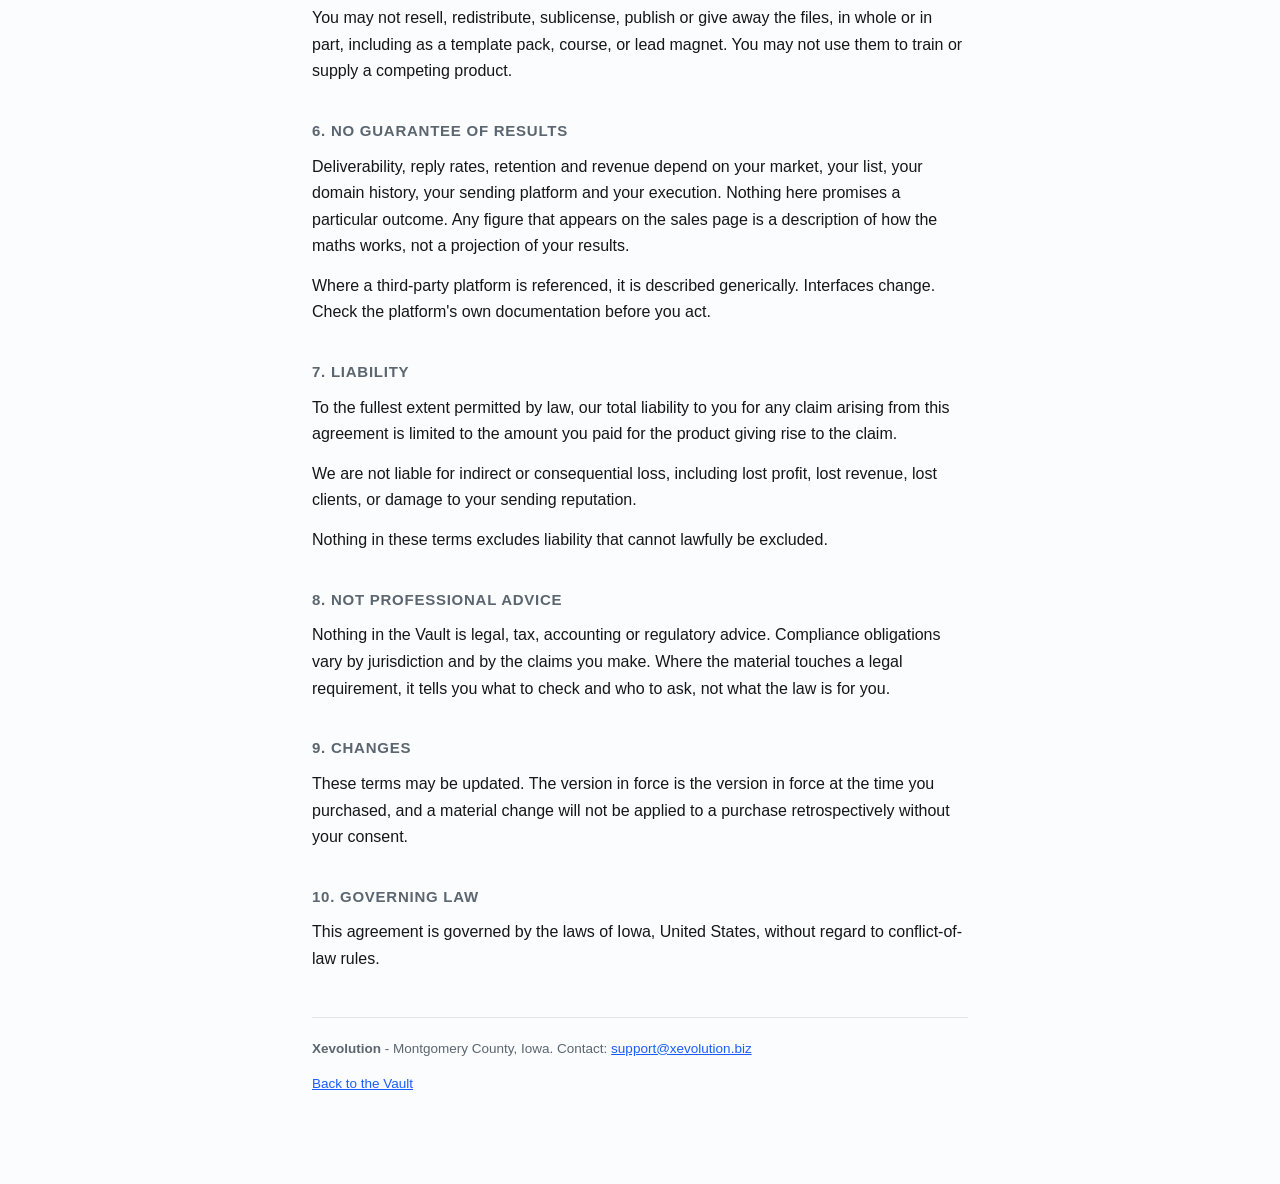
<file: terms.html>
<!DOCTYPE html>
<html lang="en">
<head>
<meta charset="utf-8">
<meta name="viewport" content="width=device-width, initial-scale=1">
<title>Terms of Service - The Outbound Agency Vault</title>
<meta name="description" content="Terms of service for the Outbound Agency Vault: delivery, licence, refunds and the guarantee, in plain language.">
<style>
  :root{--ink:#14171a;--muted:#5b6670;--line:#e2e6ea;--accent:#1a5cff;--bg:#fbfcfd}
  *{box-sizing:border-box}
  body{margin:0;background:var(--bg);color:var(--ink);
       font:16px/1.66 -apple-system,BlinkMacSystemFont,"Segoe UI",Roboto,Helvetica,Arial,sans-serif}
  .wrap{max-width:700px;margin:0 auto;padding:44px 22px 76px}
  h1{font-size:28px;line-height:1.25;margin:0 0 6px;letter-spacing:-.015em}
  .meta{color:var(--muted);font-size:14px;margin:0 0 30px}
  h2{font-size:15px;letter-spacing:.05em;text-transform:uppercase;color:var(--muted);
     margin:34px 0 10px;font-weight:600}
  p,li{margin:0 0 13px}
  ul{padding-left:20px}
  a{color:var(--accent)}
  .note{background:#fff;border:1px solid var(--line);border-left:3px solid var(--accent);
        border-radius:6px;padding:16px 18px;margin:22px 0}
  footer{margin-top:44px;padding-top:20px;border-top:1px solid var(--line);
         font-size:13.5px;color:var(--muted)}
</style>
</head>
<body>
<div style="background:#111820;padding:10px 16px;text-align:center"><a href="index.html" style="color:#fff;text-decoration:none;font:600 14px -apple-system,BlinkMacSystemFont,Segoe UI,Roboto,sans-serif">&larr; The Outbound Agency Vault &mdash; back to site</a></div>
<main class="wrap">

<h1>Terms of Service</h1>
<p class="meta">The Outbound Agency Vault &middot; Xevolution &middot; last updated 1 November 2026 (section 2 states the delivery date and the unconditional missed-date refund)</p>

<p>These terms are the agreement between you and Xevolution for the purchase and use of The Outbound Agency Vault and any part of it. By completing a purchase you accept them.</p>

<h2>1. What you are buying</h2>
<p>The Vault is a set of digital documents, spreadsheets and templates for running a small outbound or cold-email agency. It is not software and it is not a service with an uptime commitment. It is a publication.</p>
<p>It is delivered as files. Nothing is shipped. No physical goods are supplied.</p>

<h2>2. What is ready now, and what arrives later</h2>
<div class="note">
<p><strong>Every level sold today is complete.</strong> There is no pre-order, no partial level and no "coming soon" file list. What the page you bought from lists is what is delivered in full, and nothing you have paid for is withheld pending a later date.</p>
<p><strong>Delivery date for a purchase made today:</strong> the first business day of the calendar quarter following your purchase. For a purchase made now, that is Monday 4 January 2027. If your order is placed after that date, the same rule applies to the next quarter, and the date is printed on your receipt.</p>
<p><strong>If that date is missed:</strong> you are entitled to a full refund of everything you paid, regardless of the thirty-day window in section 4. That is a contractual term, not a favour, and it is not conditional on the evidence test.</p>
</div>

<h2>3. Delivery</h2>
<p>Files are sent to the email address you used at checkout, normally within four business hours of payment and often much sooner. If nothing arrives, write to <a href="mailto:support@xevolution.biz">support@xevolution.biz</a> with your receipt and it is resent the same business day.</p>
<p>You are responsible for keeping an accurate email address at checkout and for the deliverability of your own inbox.</p>

<h2 id="4-refunds-and-the-guarantee">4. Refunds and the guarantee</h2>
<p>You may request a refund within thirty days of purchase, subject to the evidence condition below.</p>
<p>The evidence condition is this: if the reason for the refund is that the Vault did not do what it says it does, we ask you to send us the completed worksheet from the specific tool that failed for you. That is the whole test. We are not looking for a reason to refuse you, and we do not ask you to prove you "really tried."</p>
<p>If we cannot show that the tool works as described, you are refunded. If the delivery date is missed, you are refunded without needing the thirty-day window or the evidence condition at all.</p>

<h2 id="4b-the-course-ladder">4B. The course ladder and upgrade credit</h2>
<p>The Vault is sold as four levels, and a free fifth rung sits beneath them. Each paid level is a course: a written workbook of numbered lessons plus the files those lessons use. Buying a level gives you that level and every level below it. You are never asked to buy the same material twice.</p>
<ul>
<li><strong>Level 0: The 20-Minute Deliverability Audit.</strong> Free. One spreadsheet and a three-step audit that runs the same checks Level 1 teaches. Not sold, and not a workbook.</li>
<li><strong>Level 1: Deliverability Fundamentals.</strong> $29. Six lessons: SPF, DKIM, DMARC, seed lists, placement testing, and the incident runbook.</li>
<li><strong>Level 2: The Sequence and Copy Swipe File.</strong> $97. Five lessons covering the four sequence shapes, 80 reviewed subject lines and 24 objection responses.</li>
<li><strong>Level 3: List, ICP and Infrastructure QA.</strong> $197. Six lessons on ICP writing, offer-market fit, the 14-check list purchase test, address verification and the release gate.</li>
<li><strong>Level 4: The Full Vault.</strong> $497. Seven lessons on retention reporting, churn scoring, renewals and the 90-day runbook with its team layer.</li>
</ul>
<p><strong>The upgrade credit.</strong> If you buy a level and then upgrade within 60 days of that purchase, the amount you already paid is credited against the higher level. A $29 Level 1 buyer upgrading within 60 days pays $97 less $29, which is $68, for Level 2. The 60 days run from the date of your original purchase, not from the date you decide to upgrade, and the credit applies once per upgrade rather than cumulatively across several rungs.</p>
<p><strong>The credit is issued by hand, not automatically.</strong> There is no customer account and no login on this site, and the checkout does not recognise a returning buyer. To claim the credit, email us from the address you paid with, quoting the receipt number of your earlier purchase, and we will send a payment link for the credited amount. We aim to do this the same business day. If we cannot verify the earlier purchase, we will say so and explain what we need.</p>
<p>Buying Level 4 directly costs the same $497 whether or not you climbed the ladder first; the credit exists so that upgrading early is never more expensive than having bought the top level on day one. If you paid full price for more than one level and later want the complete set, write to us and we will work out the difference with you rather than leaving you out of pocket.</p>

<h2 id="4-access-after-a-refund">4A. What happens to your access after a refund</h2>
<p>This is stated here, before you buy, so it is never a surprise.</p>
<p><strong>The money goes back first.</strong> If a refund is approved, we send it back the same business day. We do not hold your money until access ends.</p>
<p><strong>You keep full access for five days from the date the refund is approved.</strong> That clock starts on approval, not on the day you asked, so a slow decision on our side is not time you spend counting down. Request a refund on day one and take a week to decide whether you meant it; you lose nothing while that is being worked out.</p>
<p><strong>At the end of those five days, access to the full file set is withdrawn.</strong> Three items remain yours permanently: the Domain Health Scorecard, the Startup Guide, and this licence and terms document.</p>
<p><strong>Nothing you have already downloaded is taken back.</strong> We can close an account; we cannot un-download a file. If you have saved the documents to your own storage, they are yours to keep and this section does not change that. We would rather say so plainly than write a term that claims a power we do not have.</p>
<p>This access window applies to every paid level on the course ladder in section 4B: $29, $97, $197 and $497 alike. It is not a penalty and it is not a condition of getting your money back; the refund is decided first, on its own merits.</p>
<p>To request a refund, email <a href="mailto:support@xevolution.biz">support@xevolution.biz</a> from the address you paid with, stating your receipt number.</p>

<h2>5. Licence and permitted use</h2>
<p>You receive a non-exclusive, non-transferable licence for one agency. You may use these materials in your own business and in client work you carry out yourself, including delivering modified versions to your own clients as part of your service.</p>
<p>You may not resell, redistribute, sublicense, publish or give away the files, in whole or in part, including as a template pack, course, or lead magnet. You may not use them to train or supply a competing product.</p>

<h2>6. No guarantee of results</h2>
<p>Deliverability, reply rates, retention and revenue depend on your market, your list, your domain history, your sending platform and your execution. Nothing here promises a particular outcome. Any figure that appears on the sales page is a description of how the maths works, not a projection of your results.</p>
<p>Where a third-party platform is referenced, it is described generically. Interfaces change. Check the platform's own documentation before you act.</p>

<h2>7. Liability</h2>
<p>To the fullest extent permitted by law, our total liability to you for any claim arising from this agreement is limited to the amount you paid for the product giving rise to the claim.</p>
<p>We are not liable for indirect or consequential loss, including lost profit, lost revenue, lost clients, or damage to your sending reputation.</p>
<p>Nothing in these terms excludes liability that cannot lawfully be excluded.</p>

<h2>8. Not professional advice</h2>
<p>Nothing in the Vault is legal, tax, accounting or regulatory advice. Compliance obligations vary by jurisdiction and by the claims you make. Where the material touches a legal requirement, it tells you what to check and who to ask, not what the law is for you.</p>

<h2>9. Changes</h2>
<p>These terms may be updated. The version in force is the version in force at the time you purchased, and a material change will not be applied to a purchase retrospectively without your consent.</p>

<h2>10. Governing law</h2>
<p>This agreement is governed by the laws of Iowa, United States, without regard to conflict-of-law rules.</p>

<footer>
  <p><strong>Xevolution</strong> - Montgomery County, Iowa. Contact: <a href="mailto:support@xevolution.biz">support@xevolution.biz</a></p>
  <p><a href="index.html">Back to the Vault</a></p>
</footer>
</main></body></html>
</file>
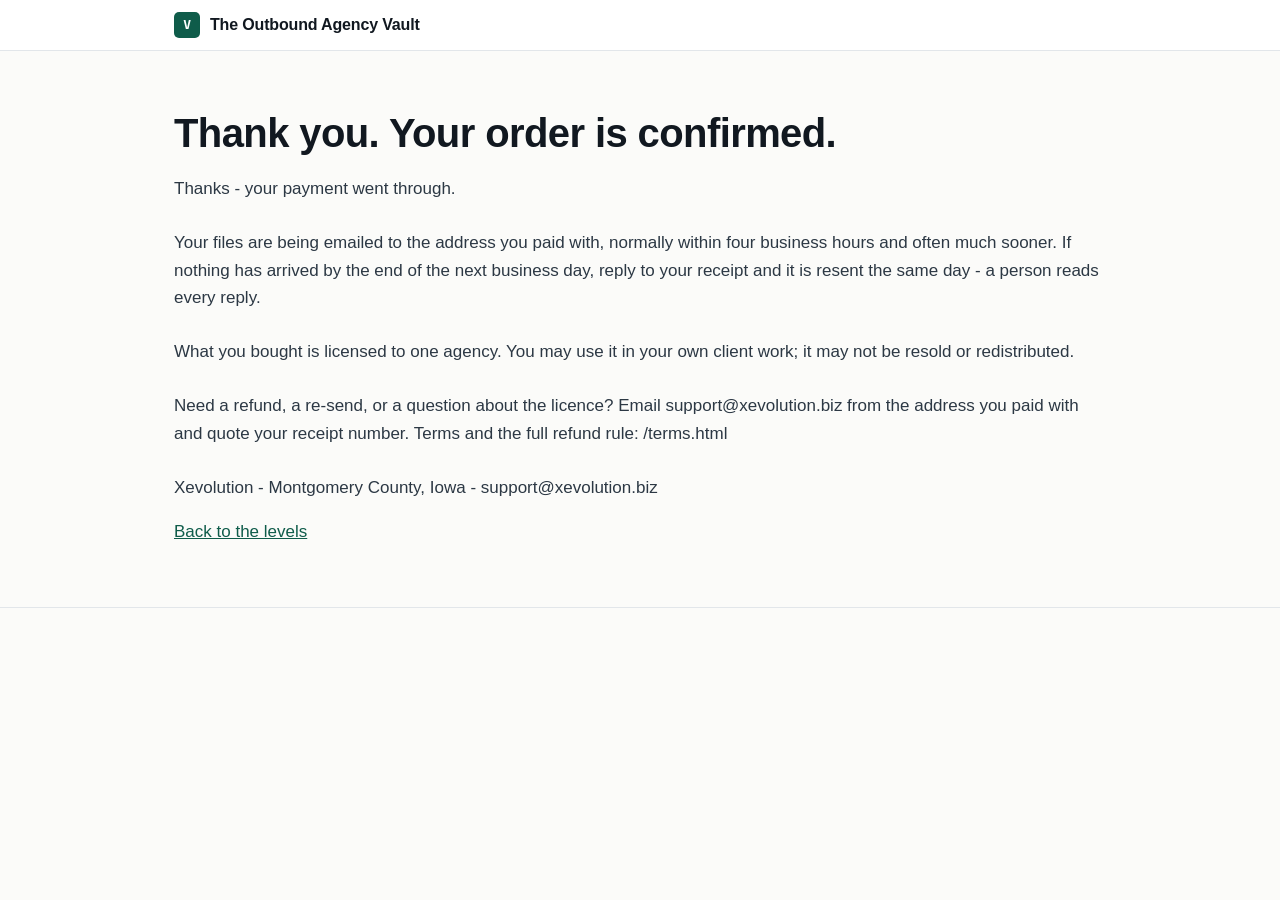
<file: thanks.html>
<!DOCTYPE html>
<html lang="en">
<head>
<meta charset="utf-8">
<meta name="viewport" content="width=device-width,initial-scale=1">
<meta name="robots" content="noindex">
<title>Thank you - The Outbound Agency Vault</title>
<link rel="stylesheet" href="assets/site.css">
</head>
<body>
<header class="site-header"><div class="bar"><a class="brand" href="index.html"><span class="mark">V</span> The Outbound Agency Vault</a></div></header>
<main><section><div class="wrap">
<h1>Thank you. Your order is confirmed.</h1>
<pre style="white-space:pre-wrap;font-family:inherit;line-height:1.6">Thanks - your payment went through.

Your files are being emailed to the address you paid with, normally within four business hours and often much sooner. If nothing has arrived by the end of the next business day, reply to your receipt and it is resent the same day - a person reads every reply.

What you bought is licensed to one agency. You may use it in your own client work; it may not be resold or redistributed.

Need a refund, a re-send, or a question about the licence? Email support@xevolution.biz from the address you paid with and quote your receipt number. Terms and the full refund rule: /terms.html

Xevolution - Montgomery County, Iowa - support@xevolution.biz</pre>
<p><a href="levels.html">Back to the levels</a></p>
</div></section></main>
</body>
</html>
</file>
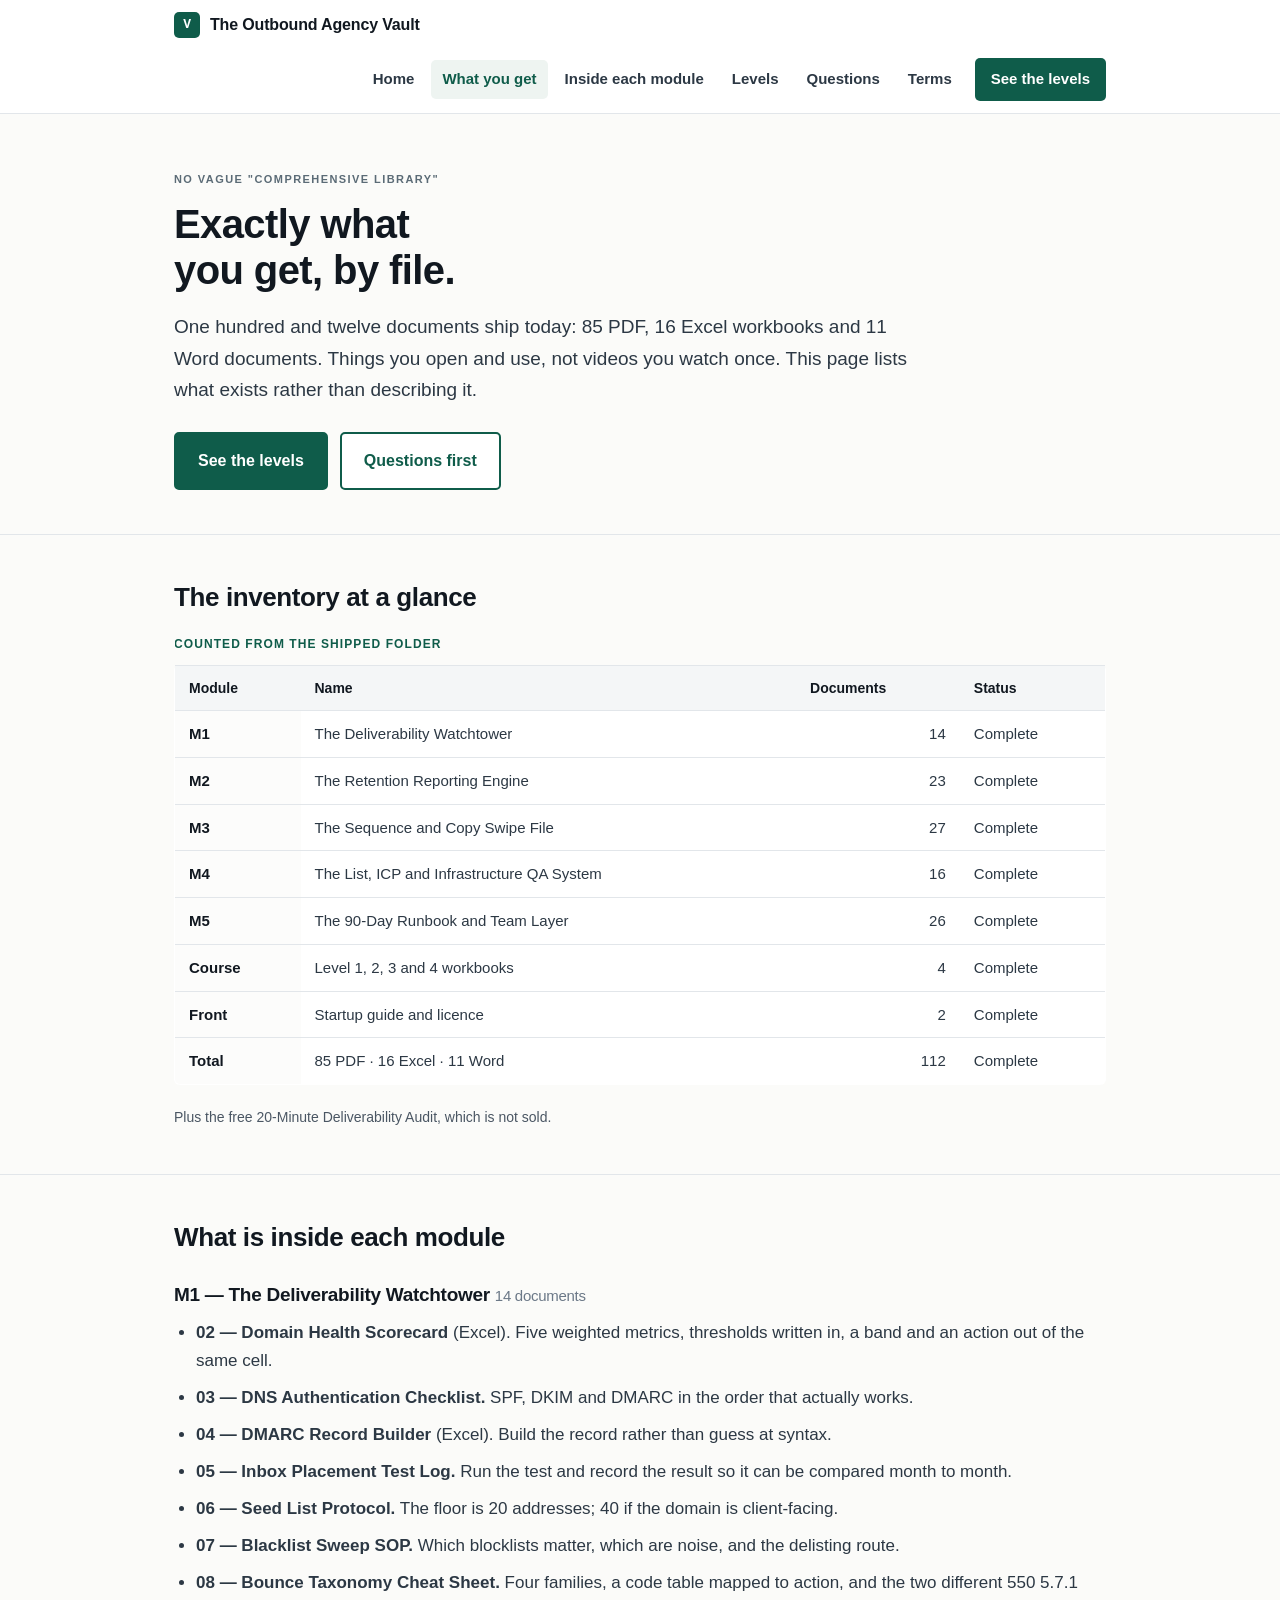
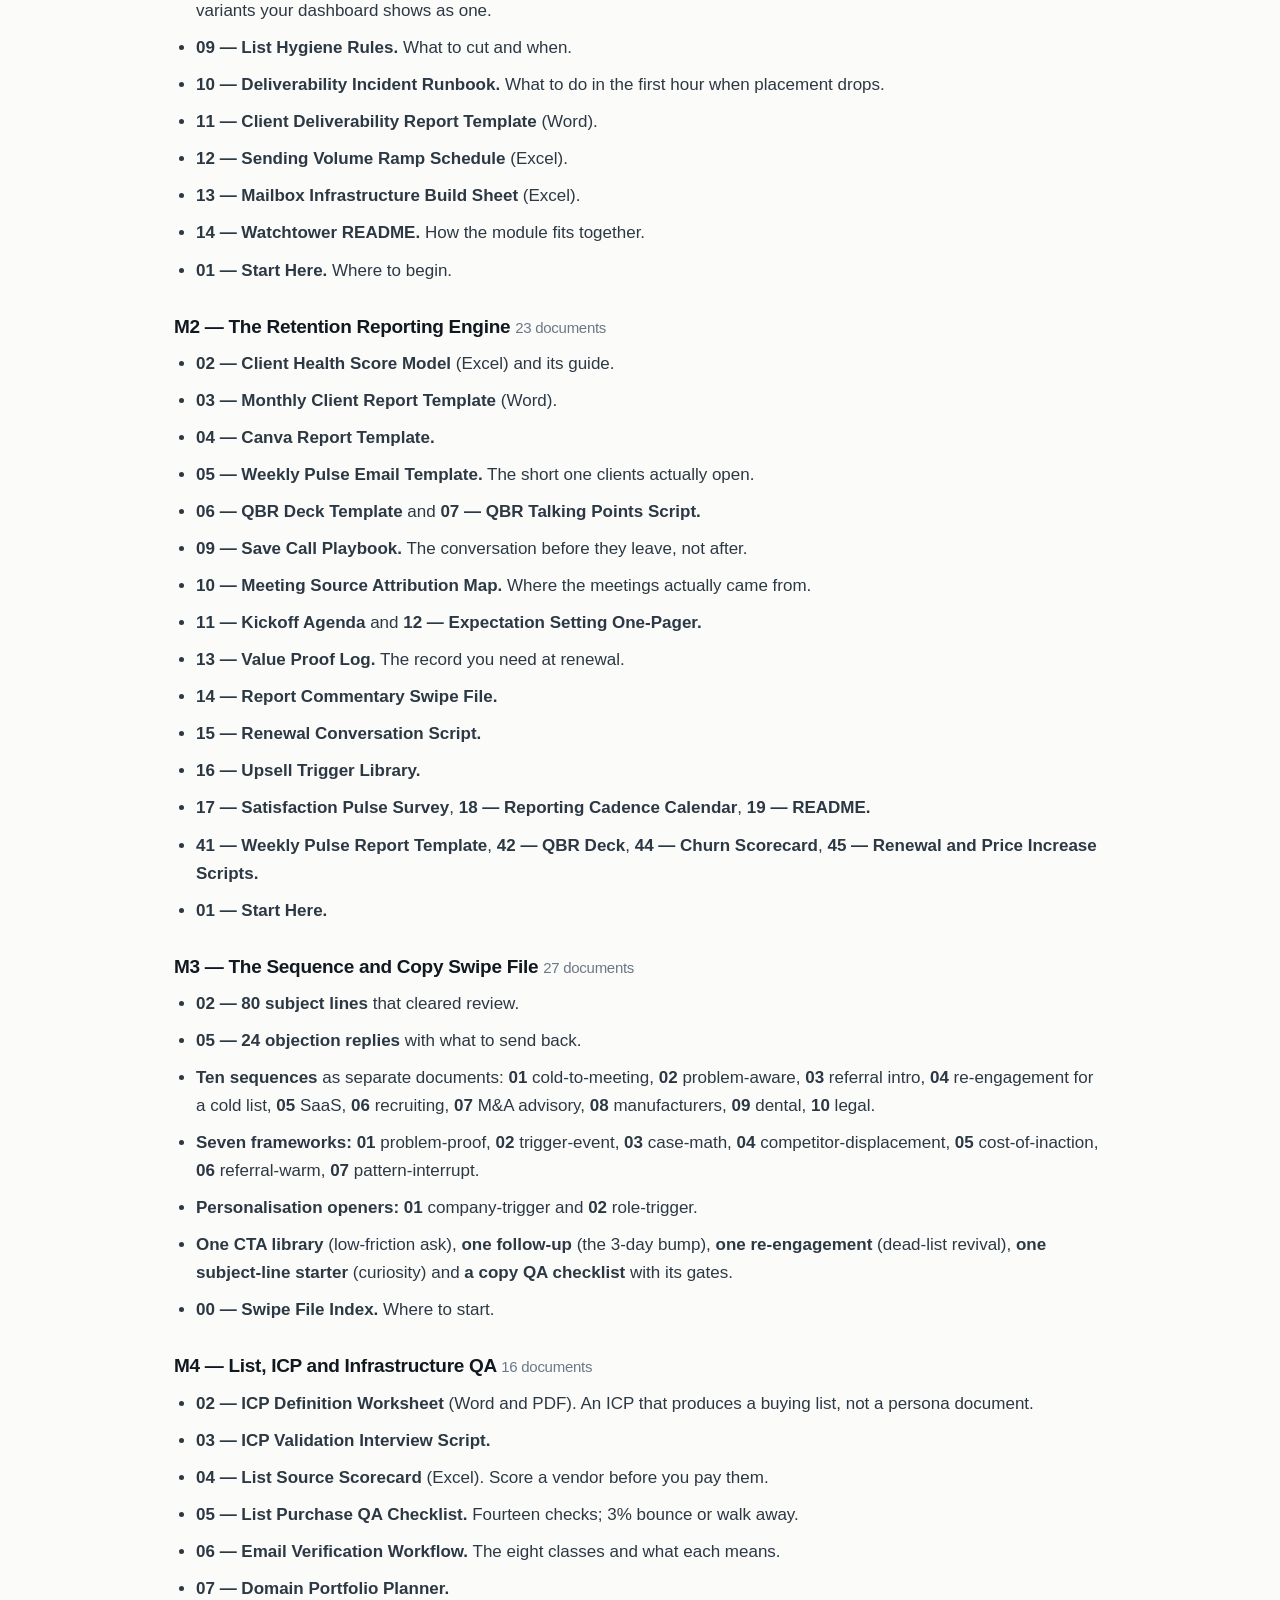
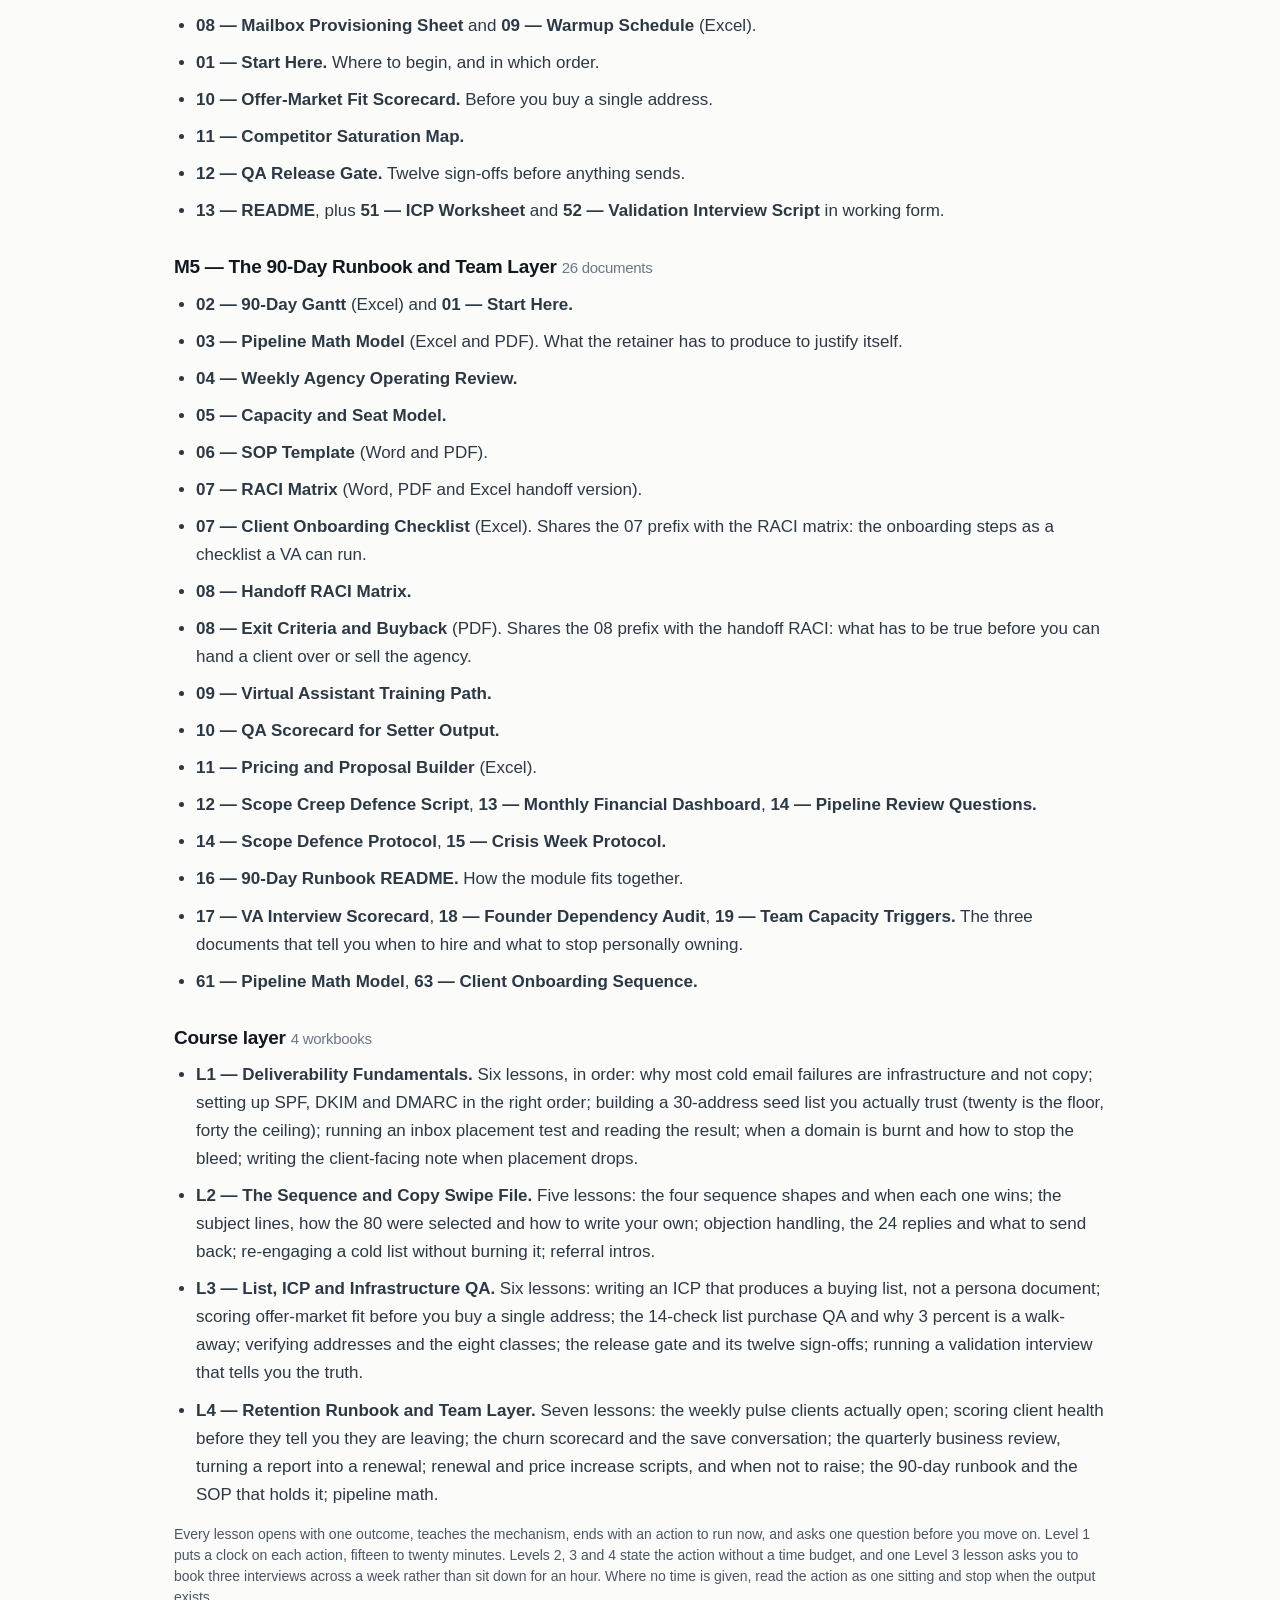
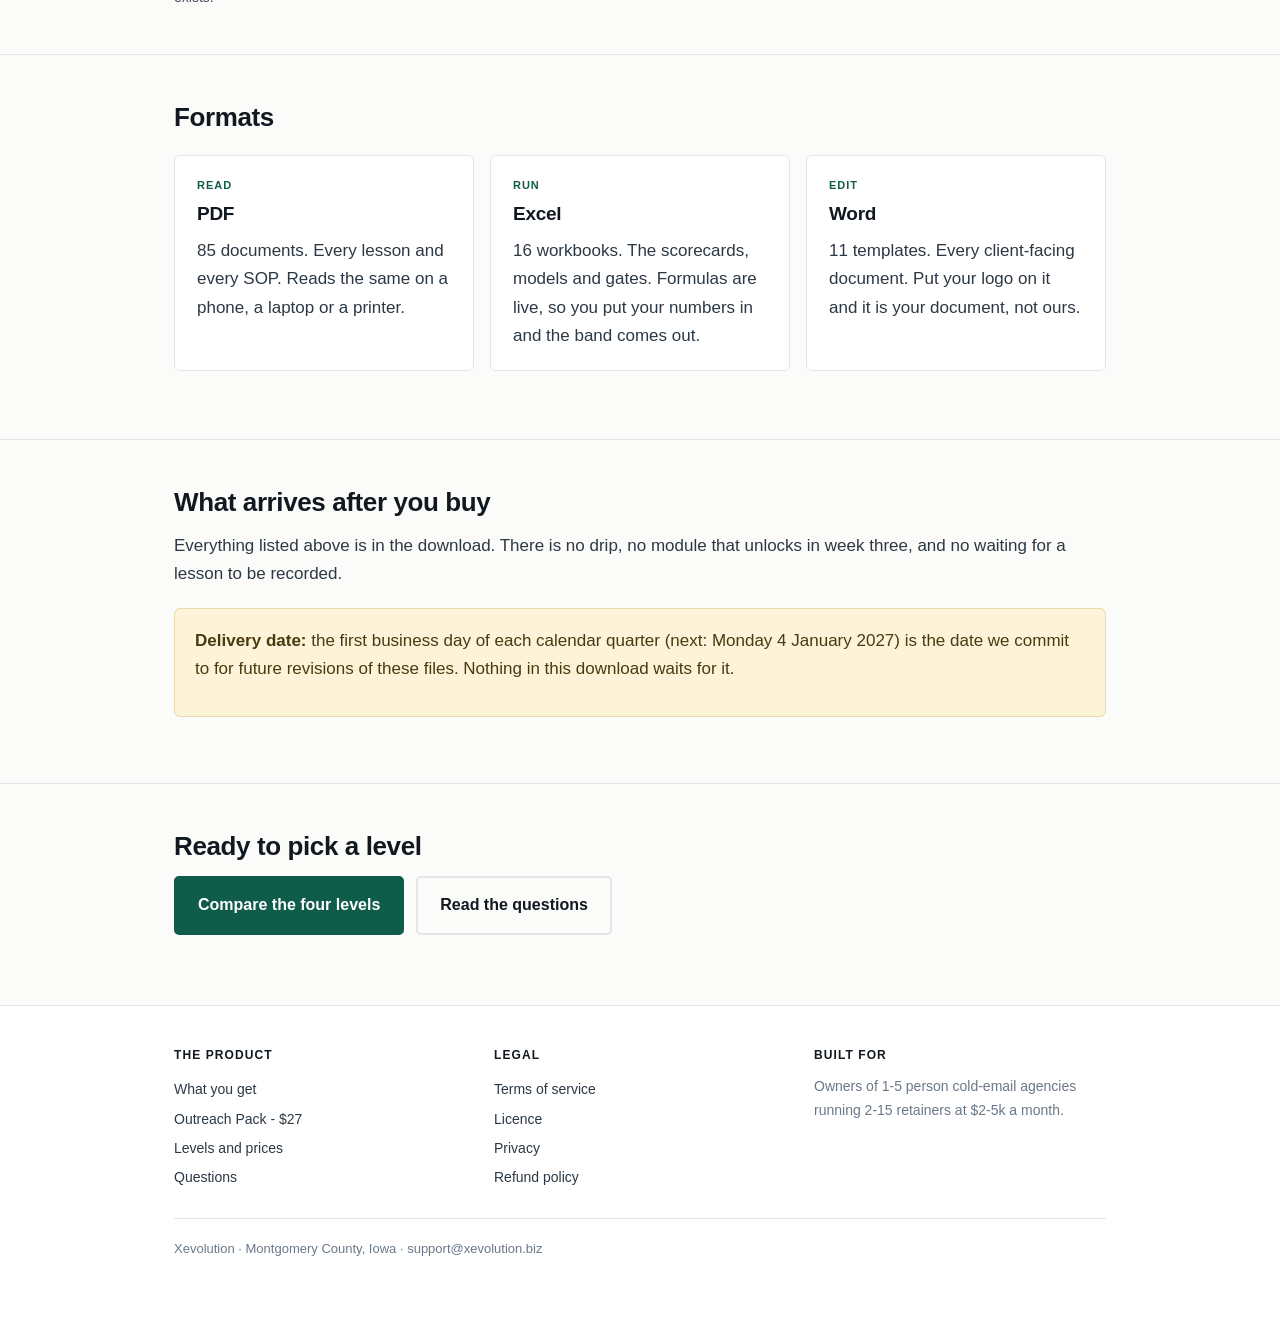
<file: what-you-get.html>
<!DOCTYPE html>
<html lang="en">
<head>
<meta charset="utf-8">
<meta name="viewport" content="width=device-width,initial-scale=1">
<title>What you get — The Outbound Agency Vault</title>
<meta name="description" content="The full inventory: 112 shipped documents across five modules, in PDF, Excel and Word. Counted from the shipped folder.">
<link rel="stylesheet" href="assets/site.css">
</head>
<body>


<header class="site-header">
  <div class="bar">
    <a class="brand" href="index.html"><span class="mark">V</span> The Outbound Agency Vault</a>
    <nav class="site-nav" aria-label="Main">
      <a href="index.html">Home</a>
      <a href="what-you-get.html" aria-current="page">What you get</a>
        <a href="modules.html">Inside each module</a>
      <a href="levels.html">Levels</a>
      <a href="faq.html">Questions</a>
      <a href="terms.html">Terms</a>
      <a class="nav-cta" href="levels.html">See the levels</a>
    </nav>
  </div>
</header>

<main>

<div class="hero">
  <div class="wrap">
    <p class="eyebrow">No vague "comprehensive library"</p>
    <h1>Exactly what you get, by file.</h1>
    <p class="sub">One hundred and twelve documents ship today: 85 PDF, 16 Excel workbooks and 11 Word documents. Things you open and use, not videos you watch once. This page lists what exists rather than describing it.</p>
    <div class="hero-actions">
      <a class="btn" href="levels.html">See the levels</a>
      <a class="btn secondary" href="faq.html">Questions first</a>
    </div>
  </div>
</div>

<section>
  <div class="wrap">
    <h2>The inventory at a glance</h2>
    <div class="table-wrap">
      <table class="data">
        <caption>Counted from the shipped folder</caption>
        <thead>
          <tr><th scope="col">Module</th><th scope="col">Name</th><th scope="col">Documents</th><th scope="col">Status</th></tr>
        </thead>
        <tbody>
          <tr><th scope="row">M1</th><td>The Deliverability Watchtower</td><td class="num">14</td><td>Complete</td></tr>
          <tr><th scope="row">M2</th><td>The Retention Reporting Engine</td><td class="num">23</td><td>Complete</td></tr>
          <tr><th scope="row">M3</th><td>The Sequence and Copy Swipe File</td><td class="num">27</td><td>Complete</td></tr>
          <tr><th scope="row">M4</th><td>The List, ICP and Infrastructure QA System</td><td class="num">16</td><td>Complete</td></tr>
          <tr><th scope="row">M5</th><td>The 90-Day Runbook and Team Layer</td><td class="num">26</td><td>Complete</td></tr>
          <tr><th scope="row">Course</th><td>Level 1, 2, 3 and 4 workbooks</td><td class="num">4</td><td>Complete</td></tr>
          <tr><th scope="row">Front</th><td>Startup guide and licence</td><td class="num">2</td><td>Complete</td></tr>
          <tr><th scope="row">Total</th><td>85 PDF · 16 Excel · 11 Word</td><td class="num">112</td><td>Complete</td></tr>
        </tbody>
      </table>
    </div>
    <p class="btn-note">Plus the free 20-Minute Deliverability Audit, which is not sold.</p>
  </div>
</section>

<section>
  <div class="wrap">
    <h2>What is inside each module</h2>

    <h3>M1 — The Deliverability Watchtower <span style="font-weight:400;color:var(--grey);font-size:15px">14 documents</span></h3>
    <ul>
      <li><strong>02 — Domain Health Scorecard</strong> (Excel). Five weighted metrics, thresholds written in, a band and an action out of the same cell.</li>
      <li><strong>03 — DNS Authentication Checklist.</strong> SPF, DKIM and DMARC in the order that actually works.</li>
      <li><strong>04 — DMARC Record Builder</strong> (Excel). Build the record rather than guess at syntax.</li>
      <li><strong>05 — Inbox Placement Test Log.</strong> Run the test and record the result so it can be compared month to month.</li>
      <li><strong>06 — Seed List Protocol.</strong> The floor is 20 addresses; 40 if the domain is client-facing.</li>
      <li><strong>07 — Blacklist Sweep SOP.</strong> Which blocklists matter, which are noise, and the delisting route.</li>
      <li><strong>08 — Bounce Taxonomy Cheat Sheet.</strong> Four families, a code table mapped to action, and the two different 550 5.7.1 variants your dashboard shows as one.</li>
      <li><strong>09 — List Hygiene Rules.</strong> What to cut and when.</li>
      <li><strong>10 — Deliverability Incident Runbook.</strong> What to do in the first hour when placement drops.</li>
      <li><strong>11 — Client Deliverability Report Template</strong> (Word).</li>
      <li><strong>12 — Sending Volume Ramp Schedule</strong> (Excel).</li>
      <li><strong>13 — Mailbox Infrastructure Build Sheet</strong> (Excel).</li>
      <li><strong>14 — Watchtower README.</strong> How the module fits together.</li>
      <li><strong>01 — Start Here.</strong> Where to begin.</li>
    </ul>

    <h3>M2 — The Retention Reporting Engine <span style="font-weight:400;color:var(--grey);font-size:15px">23 documents</span></h3>
    <ul>
      <li><strong>02 — Client Health Score Model</strong> (Excel) and its guide.</li>
      <li><strong>03 — Monthly Client Report Template</strong> (Word).</li>
      <li><strong>04 — Canva Report Template.</strong></li>
      <li><strong>05 — Weekly Pulse Email Template.</strong> The short one clients actually open.</li>
      <li><strong>06 — QBR Deck Template</strong> and <strong>07 — QBR Talking Points Script.</strong></li>
      <li><strong>09 — Save Call Playbook.</strong> The conversation before they leave, not after.</li>
      <li><strong>10 — Meeting Source Attribution Map.</strong> Where the meetings actually came from.</li>
      <li><strong>11 — Kickoff Agenda</strong> and <strong>12 — Expectation Setting One-Pager.</strong></li>
      <li><strong>13 — Value Proof Log.</strong> The record you need at renewal.</li>
      <li><strong>14 — Report Commentary Swipe File.</strong></li>
      <li><strong>15 — Renewal Conversation Script.</strong></li>
      <li><strong>16 — Upsell Trigger Library.</strong></li>
      <li><strong>17 — Satisfaction Pulse Survey</strong>, <strong>18 — Reporting Cadence Calendar</strong>, <strong>19 — README.</strong></li>
      <li><strong>41 — Weekly Pulse Report Template</strong>, <strong>42 — QBR Deck</strong>, <strong>44 — Churn Scorecard</strong>, <strong>45 — Renewal and Price Increase Scripts.</strong></li>
      <li><strong>01 — Start Here.</strong></li>
    </ul>

    <h3>M3 — The Sequence and Copy Swipe File <span style="font-weight:400;color:var(--grey);font-size:15px">27 documents</span></h3>
    <ul>
      <li><strong>02 — 80 subject lines</strong> that cleared review.</li>
      <li><strong>05 — 24 objection replies</strong> with what to send back.</li>
      <li><strong>Ten sequences</strong> as separate documents: <strong>01</strong> cold-to-meeting, <strong>02</strong> problem-aware, <strong>03</strong> referral intro, <strong>04</strong> re-engagement for a cold list, <strong>05</strong> SaaS, <strong>06</strong> recruiting, <strong>07</strong> M&amp;A advisory, <strong>08</strong> manufacturers, <strong>09</strong> dental, <strong>10</strong> legal.</li>
      <li><strong>Seven frameworks:</strong> <strong>01</strong> problem-proof, <strong>02</strong> trigger-event, <strong>03</strong> case-math, <strong>04</strong> competitor-displacement, <strong>05</strong> cost-of-inaction, <strong>06</strong> referral-warm, <strong>07</strong> pattern-interrupt.</li>
      <li><strong>Personalisation openers:</strong> <strong>01</strong> company-trigger and <strong>02</strong> role-trigger.</li>
      <li><strong>One CTA library</strong> (low-friction ask), <strong>one follow-up</strong> (the 3-day bump), <strong>one re-engagement</strong> (dead-list revival), <strong>one subject-line starter</strong> (curiosity) and <strong>a copy QA checklist</strong> with its gates.</li>
      <li><strong>00 — Swipe File Index.</strong> Where to start.</li>
    </ul>

    <h3>M4 — List, ICP and Infrastructure QA <span style="font-weight:400;color:var(--grey);font-size:15px">16 documents</span></h3>
    <ul>
      <li><strong>02 — ICP Definition Worksheet</strong> (Word and PDF). An ICP that produces a buying list, not a persona document.</li>
      <li><strong>03 — ICP Validation Interview Script.</strong></li>
      <li><strong>04 — List Source Scorecard</strong> (Excel). Score a vendor before you pay them.</li>
      <li><strong>05 — List Purchase QA Checklist.</strong> Fourteen checks; 3% bounce or walk away.</li>
      <li><strong>06 — Email Verification Workflow.</strong> The eight classes and what each means.</li>
      <li><strong>07 — Domain Portfolio Planner.</strong></li>
      <li><strong>08 — Mailbox Provisioning Sheet</strong> and <strong>09 — Warmup Schedule</strong> (Excel).</li>
      <li><strong>01 — Start Here.</strong> Where to begin, and in which order.</li>
      <li><strong>10 — Offer-Market Fit Scorecard.</strong> Before you buy a single address.</li>
      <li><strong>11 — Competitor Saturation Map.</strong></li>
      <li><strong>12 — QA Release Gate.</strong> Twelve sign-offs before anything sends.</li>
      <li><strong>13 — README</strong>, plus <strong>51 — ICP Worksheet</strong> and <strong>52 — Validation Interview Script</strong> in working form.</li>
    </ul>

    <h3>M5 — The 90-Day Runbook and Team Layer <span style="font-weight:400;color:var(--grey);font-size:15px">26 documents</span></h3>
    <ul>
      <li><strong>02 — 90-Day Gantt</strong> (Excel) and <strong>01 — Start Here.</strong></li>
      <li><strong>03 — Pipeline Math Model</strong> (Excel and PDF). What the retainer has to produce to justify itself.</li>
      <li><strong>04 — Weekly Agency Operating Review.</strong></li>
      <li><strong>05 — Capacity and Seat Model.</strong></li>
      <li><strong>06 — SOP Template</strong> (Word and PDF).</li>
      <li><strong>07 — RACI Matrix</strong> (Word, PDF and Excel handoff version).</li>
      <li><strong>07 — Client Onboarding Checklist</strong> (Excel). Shares the 07 prefix with the RACI matrix: the onboarding steps as a checklist a VA can run.</li>
      <li><strong>08 — Handoff RACI Matrix.</strong></li>
      <li><strong>08 — Exit Criteria and Buyback</strong> (PDF). Shares the 08 prefix with the handoff RACI: what has to be true before you can hand a client over or sell the agency.</li>
      <li><strong>09 — Virtual Assistant Training Path.</strong></li>
      <li><strong>10 — QA Scorecard for Setter Output.</strong></li>
      <li><strong>11 — Pricing and Proposal Builder</strong> (Excel).</li>
      <li><strong>12 — Scope Creep Defence Script</strong>, <strong>13 — Monthly Financial Dashboard</strong>, <strong>14 — Pipeline Review Questions.</strong></li>
      <li><strong>14 — Scope Defence Protocol</strong>, <strong>15 — Crisis Week Protocol.</strong></li>
      <li><strong>16 — 90-Day Runbook README.</strong> How the module fits together.</li>
      <li><strong>17 — VA Interview Scorecard</strong>, <strong>18 — Founder Dependency Audit</strong>, <strong>19 — Team Capacity Triggers.</strong> The three documents that tell you when to hire and what to stop personally owning.</li>
      <li><strong>61 — Pipeline Math Model</strong>, <strong>63 — Client Onboarding Sequence.</strong></li>
    </ul>

    <h3>Course layer <span style="font-weight:400;color:var(--grey);font-size:15px">4 workbooks</span></h3>
    <ul>
      <li><strong>L1 — Deliverability Fundamentals.</strong> Six lessons, in order: why most cold email failures are infrastructure and not copy; setting up SPF, DKIM and DMARC in the right order; building a 30-address seed list you actually trust (twenty is the floor, forty the ceiling); running an inbox placement test and reading the result; when a domain is burnt and how to stop the bleed; writing the client-facing note when placement drops.</li>
      <li><strong>L2 — The Sequence and Copy Swipe File.</strong> Five lessons: the four sequence shapes and when each one wins; the subject lines, how the 80 were selected and how to write your own; objection handling, the 24 replies and what to send back; re-engaging a cold list without burning it; referral intros.</li>
      <li><strong>L3 — List, ICP and Infrastructure QA.</strong> Six lessons: writing an ICP that produces a buying list, not a persona document; scoring offer-market fit before you buy a single address; the 14-check list purchase QA and why 3 percent is a walk-away; verifying addresses and the eight classes; the release gate and its twelve sign-offs; running a validation interview that tells you the truth.</li>
      <li><strong>L4 — Retention Runbook and Team Layer.</strong> Seven lessons: the weekly pulse clients actually open; scoring client health before they tell you they are leaving; the churn scorecard and the save conversation; the quarterly business review, turning a report into a renewal; renewal and price increase scripts, and when not to raise; the 90-day runbook and the SOP that holds it; pipeline math.</li>
    </ul>
    <p class="btn-note">Every lesson opens with one outcome, teaches the mechanism, ends with an action to run now, and asks one question before you move on. Level 1 puts a clock on each action, fifteen to twenty minutes. Levels 2, 3 and 4 state the action without a time budget, and one Level 3 lesson asks you to book three interviews across a week rather than sit down for an hour. Where no time is given, read the action as one sitting and stop when the output exists.</p>
  </div>
</section>

<section>
  <div class="wrap">
    <h2>Formats</h2>
    <div class="cards">
      <div class="card">
        <p class="when">Read</p>
        <h3>PDF</h3>
        <p>85 documents. Every lesson and every SOP. Reads the same on a phone, a laptop or a printer.</p>
      </div>
      <div class="card">
        <p class="when">Run</p>
        <h3>Excel</h3>
        <p>16 workbooks. The scorecards, models and gates. Formulas are live, so you put your numbers in and the band comes out.</p>
      </div>
      <div class="card">
        <p class="when">Edit</p>
        <h3>Word</h3>
        <p>11 templates. Every client-facing document. Put your logo on it and it is your document, not ours.</p>
      </div>
    </div>
  </div>
</section>

<section>
  <div class="wrap">
    <h2>What arrives after you buy</h2>
    <p>Everything listed above is in the download. There is no drip, no module that unlocks in week three, and no waiting for a lesson to be recorded.</p>
    <div class="disclosure">
      <p><strong>Delivery date:</strong> the first business day of each calendar quarter (next: Monday 4 January 2027) is the date we commit to for future revisions of these files. Nothing in this download waits for it.</p>
    </div>
  </div>
</section>

<section class="last">
  <div class="wrap">
    <h2>Ready to pick a level</h2>
    <div class="hero-actions">
      <a class="btn" href="levels.html">Compare the four levels</a>
      <a class="btn ghost" href="faq.html">Read the questions</a>
    </div>
  </div>
</section>

</main>

<footer class="site-footer">
  <div class="wrap">
    <div class="footer-grid">
      <div>
        <h4>The product</h4>
        <a href="what-you-get.html">What you get</a>
        <a href="/xevolution-pages/packs/outreach">Outreach Pack - $27</a>
        <a href="levels.html">Levels and prices</a>
        <a href="faq.html">Questions</a>
      </div>
      <div>
        <h4>Legal</h4>
        <a href="terms.html">Terms of service</a>
        <a href="licence.html">Licence</a>
        <a href="privacy.html">Privacy</a>
        <a href="terms.html#4-refunds-and-the-guarantee">Refund policy</a>
      </div>
      <div>
        <h4>Built for</h4>
        <p style="margin:0;font-size:14px">Owners of 1-5 person cold-email agencies running 2-15 retainers at $2-5k a month.</p>
      </div>
    </div>
    <div class="footer-legal">
      <p>Xevolution · Montgomery County, Iowa · support@xevolution.biz</p>
    </div>
  </div>
</footer>

</body>
</html>
</file>
<file: assets/site.css>
/* Outbound Agency Vault — sandbox site stylesheet
   One file, shared by every page. Palette and type carried over from the
   vetted presell page so the site and the sales letter stay one product. */

:root{
  --ink:#111820;
  --body:#2c3844;
  --grey:#6b7887;
  --rule:#e2e6ea;
  --bg:#fbfbf9;
  --accent:#0f5c4a;
  --accent-dark:#0a4033;
  --warn:#fdf3d8;
  --warn-ink:#4a3a10;
  --red:#a3321f;
  --panel:#eef4f1;
}

*{box-sizing:border-box}

html{-webkit-text-size-adjust:100%}

body{
  margin:0;
  background:var(--bg);
  color:var(--body);
  font:17px/1.65 -apple-system,BlinkMacSystemFont,"Segoe UI",Roboto,Helvetica,Arial,sans-serif;
}

.wrap{max-width:980px;margin:0 auto;padding:0 24px}
.wrap-narrow{max-width:780px;margin:0 auto;padding:0 24px}

h1,h2,h3,h4{color:var(--ink);letter-spacing:-.015em}
h1{font-size:40px;line-height:1.14;margin:14px 0 18px}
h2{font-size:26px;line-height:1.24;margin:0 0 14px}
h3{font-size:19px;margin:26px 0 8px}
p{margin:0 0 15px}
ul{margin:0 0 15px;padding-left:22px}
li{margin:0 0 9px}
a{color:var(--accent)}

/* ---------- sandbox banner ---------- */
.sandbox-bar{
  background:var(--ink);color:#fff;font-size:13px;text-align:center;
  padding:9px 16px;letter-spacing:.02em;
}
.sandbox-bar strong{color:#ffd77a;font-weight:700}

/* ---------- header / nav ---------- */
.site-header{
  background:#fff;border-bottom:1px solid var(--rule);position:sticky;top:0;z-index:50;
}
.site-header .bar{
  max-width:980px;margin:0 auto;padding:12px 24px;
  display:flex;align-items:center;gap:20px;flex-wrap:wrap;
}
.brand{
  display:flex;align-items:center;gap:10px;
  color:var(--ink);text-decoration:none;font-weight:700;font-size:16px;letter-spacing:-.01em;
}
.brand .mark{
  width:26px;height:26px;border-radius:5px;background:var(--accent);
  color:#fff;display:grid;place-items:center;font-size:13px;font-weight:700;
  font-family:ui-monospace,SFMono-Regular,Menlo,Consolas,monospace;
}
nav.site-nav{margin-left:auto;display:flex;gap:6px;flex-wrap:wrap;align-items:center}
nav.site-nav a{
  text-decoration:none;color:var(--body);font-size:15px;font-weight:600;
  padding:7px 11px;border-radius:5px;
}
nav.site-nav a:hover{background:var(--panel);color:var(--accent-dark)}
nav.site-nav a[aria-current="page"]{color:var(--accent);background:var(--panel)}
.nav-cta{
  background:var(--accent)!important;color:#fff!important;
  padding:9px 16px!important;margin-left:6px;
}
.nav-cta:hover{background:var(--accent-dark)!important}

/* ---------- hero ---------- */
.hero{padding:56px 0 44px;border-bottom:1px solid var(--rule)}
.eyebrow{
  font-size:11px;letter-spacing:.13em;text-transform:uppercase;
  color:#5b6b76;font-weight:600;margin:0 0 14px;
}
.sub{font-size:19px;color:var(--body);margin:0 0 26px;max-width:760px}
.hero-actions{display:flex;gap:12px;flex-wrap:wrap;align-items:center}

/* ---------- buttons ---------- */
.btn{
  display:inline-block;text-decoration:none;font-weight:700;font-size:16px;
  padding:14px 22px;border-radius:5px;text-align:center;
  background:var(--accent);color:#fff;border:2px solid var(--accent);
}
.btn:hover{background:var(--accent-dark);border-color:var(--accent-dark)}
.btn.secondary{background:#fff;color:var(--accent)}
.btn.secondary:hover{background:var(--panel)}
.btn.ghost{background:transparent;color:var(--ink);border-color:var(--rule)}
.btn.ghost:hover{background:var(--panel)}
.btn.block{display:block;width:100%}
.btn-note{font-size:14px;color:#4a5663;margin:10px 0 0;line-height:1.5}

/* ---------- sections ---------- */
section{padding:46px 0;border-bottom:1px solid var(--rule)}
section.last{border-bottom:0;padding-bottom:70px}
.lede{font-size:18px;color:var(--body);max-width:760px}

.stat{
  background:var(--panel);border-left:4px solid var(--accent);
  padding:18px 20px;margin:22px 0;border-radius:0 4px 4px 0;
}
.stat strong{display:block;font-size:17px;line-height:1.45;color:var(--ink)}

/* ---------- cards ---------- */
.cards{display:grid;gap:16px;margin:22px 0;grid-template-columns:repeat(auto-fit,minmax(260px,1fr))}
.card{
  background:#fff;border:1px solid var(--rule);border-radius:6px;padding:20px 22px;
}
.card .when{
  font-size:11px;letter-spacing:.09em;text-transform:uppercase;
  color:var(--accent);font-weight:700;margin:0 0 4px;
}
.card h3{margin:4px 0 8px}
.card p{margin:0 0 10px}
.card p:last-child{margin-bottom:0}
.card ul{margin:0;padding-left:20px}
.card li{margin:0 0 6px;font-size:15px}

/* ---------- ladder / price tiers ---------- */
.tiers{display:grid;gap:16px;margin:28px 0;grid-template-columns:repeat(auto-fit,minmax(220px,1fr))}
.tier{
  background:#fff;border:1px solid var(--rule);border-radius:8px;padding:22px 20px;
  display:flex;flex-direction:column;
}
.tier.featured{border:2px solid var(--accent);box-shadow:0 2px 10px rgba(15,92,74,.08)}
.tier .tag-top{
  font-size:11px;letter-spacing:.09em;text-transform:uppercase;font-weight:700;
  color:var(--accent);margin:0 0 8px;
}
.tier .price{font-size:32px;font-weight:700;color:var(--ink);letter-spacing:-.02em;margin:0 0 4px;line-height:1.1}
.tier .price small{font-size:14px;font-weight:400;color:var(--grey);display:block;margin-top:4px;letter-spacing:0;min-height:2.4em;line-height:1.2}
.tier h3{font-size:17px;margin:8px 0 10px;line-height:1.3}
.tier ul{padding-left:18px;margin:0 0 18px;font-size:14px;flex:1}
.tiers{align-items:stretch}
.tiers .tier{height:100%}
.tier li{margin:0 0 7px}
.tier .btn{font-size:14px;padding:0 14px;margin-top:auto;height:58px;min-height:58px;box-sizing:border-box;display:flex;align-items:center;justify-content:center;line-height:1.25;text-align:center}

/* ---------- tables ---------- */
.table-wrap{overflow-x:auto;margin:22px 0}
table.data{
  width:100%;border-collapse:collapse;font-size:15px;background:#fff;
  border:1px solid var(--rule);border-radius:6px;overflow:hidden;
}
table.data caption{
  caption-side:top;text-align:left;font-size:12px;letter-spacing:.09em;
  text-transform:uppercase;font-weight:700;color:var(--accent);padding:0 0 10px;
}
table.data th,table.data td{
  padding:12px 14px;text-align:left;vertical-align:top;border-top:1px solid var(--rule);line-height:1.45;
}
table.data thead th{background:#f4f6f7;color:var(--ink);font-size:14px;font-weight:700;border-top:0}
table.data tbody th{font-weight:600;color:var(--ink);background:#fcfcfb;white-space:nowrap}
table.data td.num,table.data th.num{text-align:right;font-variant-numeric:tabular-nums;white-space:nowrap}
table.data .num{font-variant-numeric:tabular-nums;white-space:nowrap}

/* ---------- misc blocks ---------- */
.not{background:#fff;border:1px solid var(--rule);padding:20px 22px;margin:20px 0;border-radius:6px}
.disclosure{background:var(--warn);border:1px solid #e8d9a8;padding:18px 20px;margin:20px 0;border-radius:6px;color:var(--warn-ink)}
.disclosure strong{color:var(--warn-ink)}
figure{margin:28px 0}
figure img{max-width:100%;height:auto;display:block;margin:0 auto;border:1px solid var(--rule);border-radius:6px;background:#fff}
.hero h1{text-wrap:balance;max-width:20ch}
figcaption{font-size:13px;color:#4a5663;margin:10px 2px 0;line-height:1.5}

/* ---------- footer ---------- */
footer.site-footer{
  border-top:1px solid var(--rule);background:#fff;padding:40px 0 56px;
  font-size:14px;color:var(--grey);
}
.footer-grid{display:grid;gap:28px;grid-template-columns:repeat(auto-fit,minmax(180px,1fr));margin-bottom:26px}
footer.site-footer h4{font-size:12px;letter-spacing:.09em;text-transform:uppercase;color:var(--ink);margin:0 0 10px}
footer.site-footer a{color:var(--body);text-decoration:none;display:block;padding:3px 0}
footer.site-footer a:hover{color:var(--accent);text-decoration:underline}
.footer-legal{border-top:1px solid var(--rule);padding-top:20px;font-size:13px;line-height:1.6}

/* ---------- responsive ---------- */
@media(max-width:700px){
  h1{font-size:29px}
  h2{font-size:22px}
  .sub{font-size:17px}
  .hero{padding:38px 0 32px}
  section{padding:36px 0}
  .wrap,.wrap-narrow{padding:0 18px}
  .site-header .bar{padding:10px 18px;gap:10px}
  nav.site-nav{margin-left:0;width:100%;gap:2px}
  nav.site-nav a{font-size:14px;padding:6px 9px}
  .nav-cta{margin-left:0}
  .tier .price{font-size:27px}
  .btn{width:100%;display:block}
  .btn-note{text-align:center}
}

/* ---------- FAQ accordion ---------- */
.faq{max-width:780px}
.faq details{
  background:#fff;border:1px solid var(--rule);border-radius:6px;
  margin:0 0 12px;padding:0;overflow:hidden;
}
.faq details[open]{border-color:#c9d6d1;box-shadow:0 1px 3px rgba(15,92,74,.06)}
.faq summary{
  cursor:pointer;padding:16px 46px 16px 20px;position:relative;
  font-weight:600;font-size:17px;color:var(--ink);line-height:1.4;
  list-style:none;
}
.faq summary::-webkit-details-marker{display:none}
.faq summary::after{
  content:"+";position:absolute;right:18px;top:50%;transform:translateY(-50%);
  font-size:22px;font-weight:400;color:var(--accent);line-height:1;
}
.faq details[open] summary::after{content:"\2013"}
.faq summary:hover{background:#f7faf9}
.faq .answer{padding:0 20px 4px}
.faq .answer p:first-child{margin-top:0}
.faq .answer p:last-child{margin-bottom:14px}
@media(max-width:520px){
  .faq summary{font-size:16px;padding:14px 40px 14px 16px}
  .faq .answer{padding:0 16px 2px}
}
</file>
